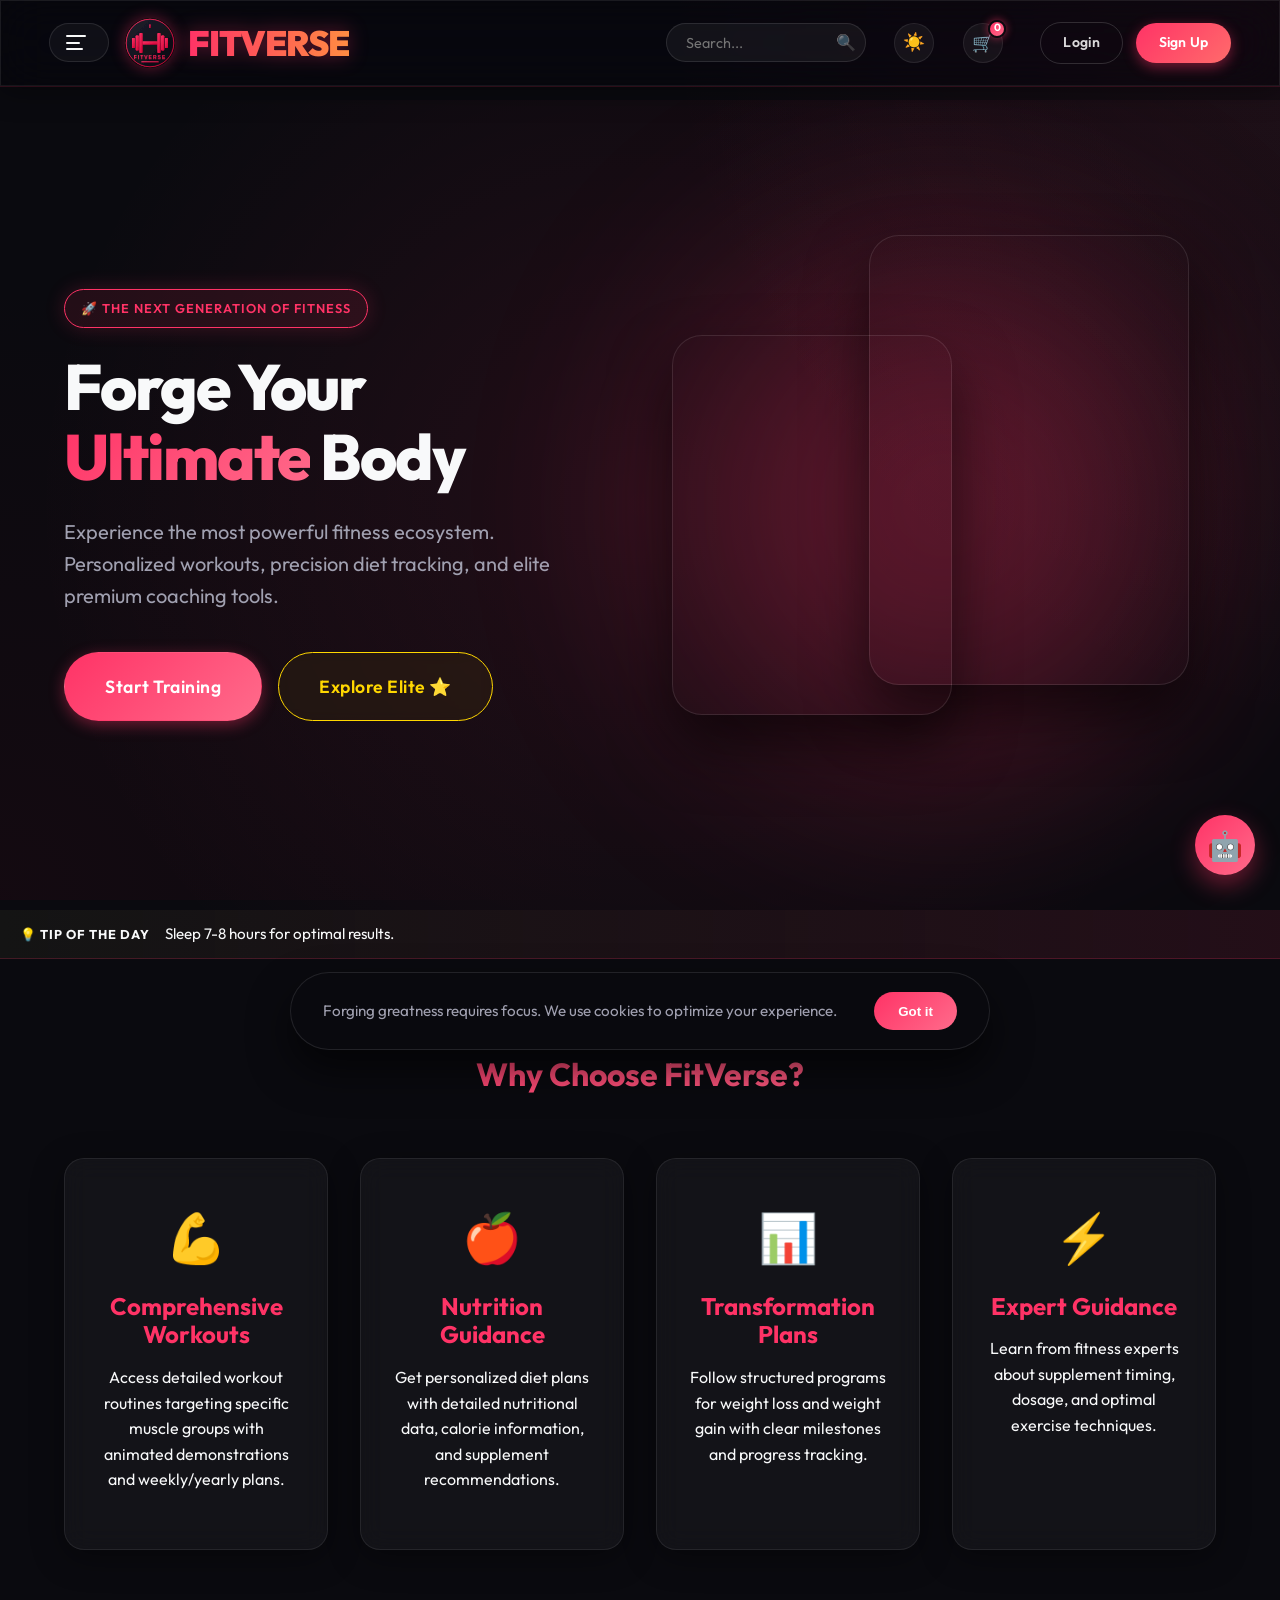
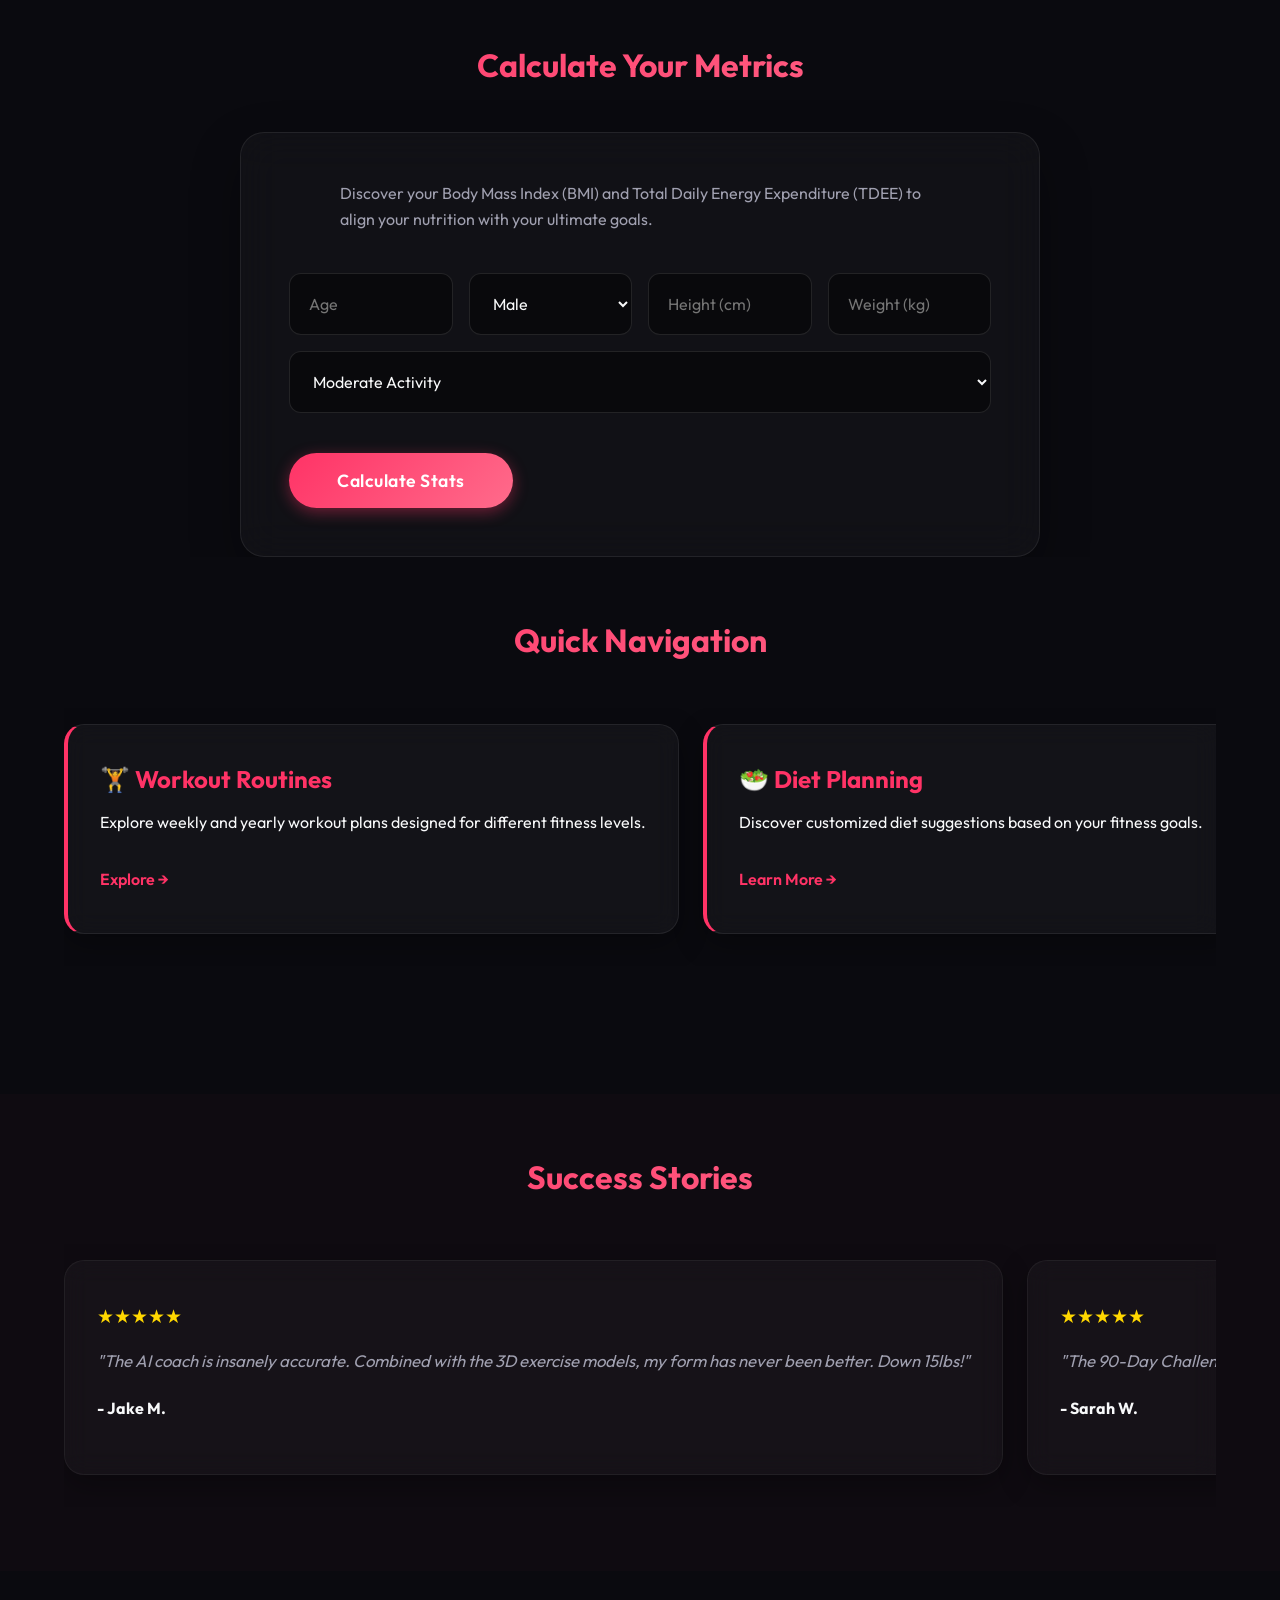
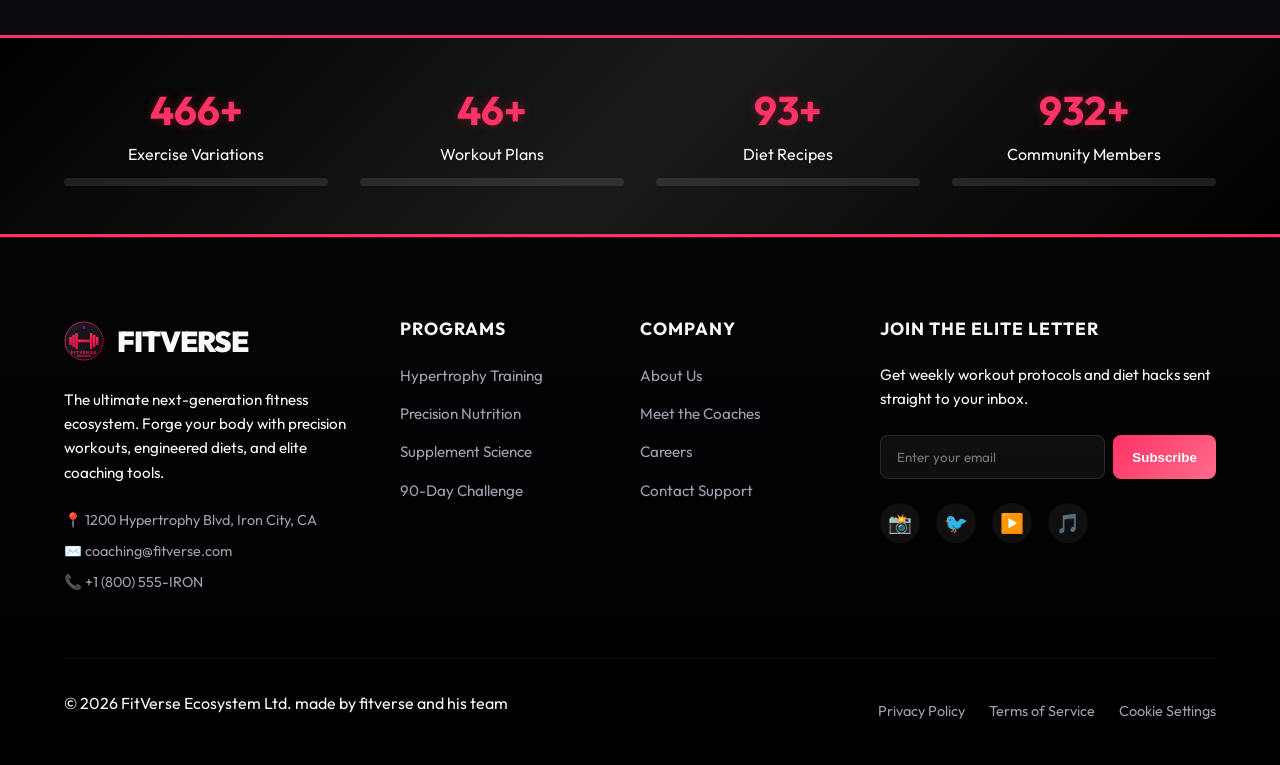
<file: index.html>
<!DOCTYPE html>
<html lang="en">

<head>
    <meta charset="UTF-8">
    <meta name="viewport" content="width=device-width, initial-scale=1.0">
    <title>FitVerse - Your Ultimate Fitness Guide</title>
    <link rel="stylesheet" href="styles.css">
</head>

<body>
    <div class="scroll-progress-bar" id="scrollProgressBar"></div>
    <nav class="navbar minimalist-nav">
        <div class="container nav-container">
            <div class="nav-wrapper nav-wrapper-flex">
                <div class="nav-left nav-left-flex">
                    <button class="menu-toggle-btn reset-margin" id="desktopMenuBtn">
                        <span class="hamburger-icon" aria-hidden="true">
                            <span></span><span></span><span></span>
                        </span>
                    </button>
                    <div class="logo">
                        <a href="index.html" class="brand-link">
                            <img src="logo.svg" alt="FitVerse" class="brand-logo">
                            <span class="brand-name">FITVERSE</span>
                        </a>
                    </div>
                </div>
                <div class="nav-actions">
                    <form class="nav-search-form nav-search-flex" onsubmit="event.preventDefault(); window.location.href='workouts.html';">
                        <input type="text" placeholder="Search..." class="nav-search-input">
                        <span class="nav-search-icon">🔍</span>
                    </form>
                    <button id="themeToggleBtn" class="action-icon action-icon-theme" title="Toggle Theme">☀️</button>
                    <a href="shop.html" id="navCartBtn" class="action-icon action-icon-cart" title="Cart">🛒<span class="cart-badge" id="navCartBadge">0</span></a>
                    <a href="login.html" class="btn-auth login" id="navLoginBtn">Login</a>
                    <a href="login.html" class="btn-auth signup" id="navSignupBtn">Sign Up</a>
                </div>
            </div>
        </div>
    </nav>
    <div class="fullscreen-menu" id="fullscreenMenu">
        <div class="sidebar-backdrop" id="sidebarBackdrop"></div>
        <div class="sleek-sidebar">
            <div class="sidebar-header">
                <a href="index.html" class="brand-link brand-link-sidebar">
                    <img src="logo.svg" alt="FitVerse" class="brand-logo brand-logo-sidebar">
                    <span class="brand-name brand-name-sidebar">FITVERSE</span>
                </a>
                <button class="close-menu-btn" id="closeMenuBtn">✕</button>
            </div>
            <div class="sidebar-content">
                <h4 class="sidebar-subtitle">MAIN MENU</h4>
                <ul class="sleek-nav-links">
                    <li>
                        <a href="index.html" class="active">
                            <span class="nav-icon">⌂</span>
                            Home
                            <span class="active-ring"></span>
                        </a>
                    </li>
                    <li>
                        <a href="workouts.html">
                            <span class="nav-icon">⚡</span>
                            Workouts
                            <span class="active-ring"></span>
                        </a>
                    </li>
                    <li>
                        <a href="diet.html">
                            <span class="nav-icon">🥗</span>
                            Diet Plan
                            <span class="active-ring"></span>
                        </a>
                    </li>
                    <li>
                        <a href="supplements.html">
                            <span class="nav-icon">💊</span>
                            Supplements
                            <span class="active-ring"></span>
                        </a>
                    </li>
                    <li>
                        <a href="shop.html">
                            <span class="nav-icon">🛒</span>
                            Store
                            <span class="active-ring"></span>
                        </a>
                    </li>
                </ul>
                <h4 class="sidebar-subtitle sidebar-subtitle-exclusive">EXCLUSIVE</h4>
                <ul class="sleek-nav-links">
                    <li>
                        <a href="premium.html" class="premium-link">
                            <span class="nav-icon nav-icon-premium">⭐</span>
                            Premium Hub
                        </a>
                    </li>
                </ul>
            </div>
            <div class="sidebar-footer">
                <div class="quick-add">
                    <span class="hydration-title">QUICK-ADD HYDRATION</span>
                    <div class="hydration-controls">
                        <button class="hydration-btn">-</button>
                        <span class="hydration-count">0</span>
                        <button class="hydration-btn">+</button>
                    </div>
                </div>
            </div>
        </div>
    </div>
    <section class="hero hero-section">
        <div class="container hero-grid">
            <div class="hero-text hero-text-container">
                <div class="badge hero-badge">
                    🚀 The Next Generation of Fitness
                </div>
                <h1 class="hero-title">
                    Forge Your <br>
                    <span class="text-gradient">Ultimate</span>
                    Body
                </h1>
                <p class="hero-desc">
                    Experience the most powerful fitness ecosystem. Personalized workouts, precision diet tracking, and
                    elite premium coaching tools.
                </p>
                <div class="hero-buttons hero-btns-container">
                    <a href="workouts.html" class="btn btn-primary hero-btn-primary">Start Training</a>
                    <a href="premium.html" class="btn btn-secondary hero-btn-secondary">Explore
                        Elite ⭐</a>
                </div>
            </div>
            <div class="hero-visual hero-visual-container">
                <div class="hero-img-1">
                </div>
                <div class="hero-img-2">
                </div>
                <div class="hero-glow">
                </div>
            </div>
        </div>
    </section>
    <div class="daily-tip-banner">
        <span class="tip-label">💡 TIP OF THE DAY</span>
        <span class="tip-text" id="dailyTipText">Loading tip...</span>
    </div>
    <section class="features">
        <div class="container">
            <h2>Why Choose FitVerse?</h2>
            <div class="features-grid">
                <div class="feature-card">
                    <div class="feature-icon">💪</div>
                    <h3>Comprehensive Workouts</h3>
                    <p>Access detailed workout routines targeting specific muscle groups with animated demonstrations
                        and weekly/yearly plans.</p>
                </div>
                <div class="feature-card">
                    <div class="feature-icon">🍎</div>
                    <h3>Nutrition Guidance</h3>
                    <p>Get personalized diet plans with detailed nutritional data, calorie information, and supplement
                        recommendations.</p>
                </div>
                <div class="feature-card">
                    <div class="feature-icon">📊</div>
                    <h3>Transformation Plans</h3>
                    <p>Follow structured programs for weight loss and weight gain with clear milestones and progress
                        tracking.</p>
                </div>
                <div class="feature-card">
                    <div class="feature-icon">⚡</div>
                    <h3>Expert Guidance</h3>
                    <p>Learn from fitness experts about supplement timing, dosage, and optimal exercise techniques.</p>
                </div>
            </div>
        </div>
    </section>
    <section class="bmi-section fade-in">
        <div class="container">
            <h2 class="section-title-center">Calculate Your Metrics</h2>
            <div class="bmi-widget">
                <p class="bmi-desc">Discover your Body Mass Index (BMI) and Total Daily Energy Expenditure (TDEE) to align your nutrition with your ultimate goals.</p>
                <form id="bmiForm" class="bmi-form">
                    <div class="bmi-inputs">
                        <input type="number" id="bmiAge" class="bmi-input" placeholder="Age" required min="15"
                            max="100">
                        <select id="bmiGender" class="bmi-input" required>
                            <option value="male">Male</option>
                            <option value="female">Female</option>
                        </select>
                        <input type="number" id="bmiHeight" class="bmi-input" placeholder="Height (cm)" required
                            min="100" max="250">
                        <input type="number" id="bmiWeight" class="bmi-input" placeholder="Weight (kg)" required
                            min="30" max="300">
                        <select id="bmiActivity" class="bmi-input" required>
                            <option value="1.2">Sedentary</option>
                            <option value="1.375">Light Activity</option>
                            <option value="1.55" selected>Moderate Activity</option>
                            <option value="1.725">Highly Active</option>
                            <option value="1.9">Athlete</option>
                        </select>
                    </div>
                    <button type="submit" class="btn btn-primary bmi-submit-btn">Calculate Stats</button>
                    <div id="bmiResults" class="bmi-results bmi-results-container">
                        <div class="bmi-results-grid">
                            <div>
                                <div class="bmi-label">Your BMI</div>
                                <div id="bmiValue" class="bmi-result">0.0</div>
                                <div id="bmiStatus" class="bmi-status">-</div>
                            </div>
                            <div>
                                <div class="bmi-label">Your TDEE</div>
                                <div class="bmi-result"><span id="tdeeValue">0</span> <span class="tdee-unit">kcal/day</span></div>
                                <div class="tdee-label">Maintenance Calories</div>
                            </div>
                        </div>
                    </div>
                </form>
            </div>
        </div>
    </section>
    <section class="quick-links">
        <div class="container">
            <h2>Quick Navigation</h2>
            <div class="horizontal-scroll-strip">
                <div class="link-card">
                    <h3>🏋️ Workout Routines</h3>
                    <p>Explore weekly and yearly workout plans designed for different fitness levels.</p>
                    <a href="workouts.html" class="link-btn">Explore →</a>
                </div>
                <div class="link-card">
                    <h3>🥗 Diet Planning</h3>
                    <p>Discover customized diet suggestions based on your fitness goals.</p>
                    <a href="diet.html" class="link-btn">Learn More →</a>
                </div>
                <div class="link-card">
                    <h3>💊 Supplements</h3>
                    <p>Understand protein timing, creatine dosage, and supplement guidance.</p>
                    <a href="supplements.html" class="link-btn">View Guide →</a>
                </div>
                <div class="link-card">
                    <h3>🎯 Transformation</h3>
                    <p>Follow proven plans for weight loss and weight gain transformation.</p>
                    <a href="transformation.html" class="link-btn">Start Journey →</a>
                </div>
            </div>
        </div>
    </section>
    <section class="testimonials fade-in testimonials-section">
        <div class="container">
            <h2 class="section-title-center">Success Stories</h2>
            <div class="horizontal-scroll-strip">
                <div class="link-card testimonial-card">
                    <div class="stars">★★★★★</div>
                    <p class="testimonial-text">"The AI coach is insanely accurate. Combined with the 3D exercise models, my form has never been better. Down 15lbs!"</p>
                    <h4 class="testimonial-author">- Jake M.</h4>
                </div>
                <div class="link-card testimonial-card">
                    <div class="stars">★★★★★</div>
                    <p class="testimonial-text">"The 90-Day Challenge literally transformed my life. The daily meal tracker and workouts are seamless to use."</p>
                    <h4 class="testimonial-author">- Sarah W.</h4>
                </div>
                <div class="link-card testimonial-card">
                    <div class="stars">★★★★★</div>
                    <p class="testimonial-text">"I signed up for Elite just for the overnight supplement shipping, but the personalized trainer sessions keep me here."</p>
                    <h4 class="testimonial-author">- David L.</h4>
                </div>
                <div class="link-card testimonial-card">
                    <div class="stars">★★★★★</div>
                    <p class="testimonial-text">"Cleanest, fastest, and most premium fitness app I have ever used. Not bloated with useless features."</p>
                    <h4 class="testimonial-author">- Emily R.</h4>
                </div>
            </div>
        </div>
    </section>
    <section class="stats">
        <div class="container">
            <div class="stat-item">
                <h3>500+</h3>
                <p>Exercise Variations</p>
                <div class="stat-bar"><div class="stat-bar-fill" data-width="90"></div></div>
            </div>
            <div class="stat-item">
                <h3>50+</h3>
                <p>Workout Plans</p>
                <div class="stat-bar"><div class="stat-bar-fill" data-width="70"></div></div>
            </div>
            <div class="stat-item">
                <h3>100+</h3>
                <p>Diet Recipes</p>
                <div class="stat-bar"><div class="stat-bar-fill" data-width="85"></div></div>
            </div>
            <div class="stat-item">
                <h3>1000+</h3>
                <p>Community Members</p>
                <div class="stat-bar"><div class="stat-bar-fill" data-width="95"></div></div>
            </div>
        </div>
    </section>
    <footer class="premium-footer">
        <div class="container">
            <div class="footer-grid">
                <div class="footer-brand-col">
                    <a href="index.html" class="footer-brand-link">
                        <img src="logo.svg" alt="FitVerse" class="footer-logo">
                        <span class="footer-brand-name">FITVERSE</span>
                    </a>
                    <p class="footer-description">
                        The ultimate next-generation fitness ecosystem. Forge your body with precision workouts,
                        engineered diets, and elite coaching tools.
                    </p>
                    <div class="footer-contact">
                        <span>📍 1200 Hypertrophy Blvd, Iron City, CA</span>
                        <span>✉️ coaching@fitverse.com</span>
                        <span>📞 +1 (800) 555-IRON</span>
                    </div>
                </div>
                <div class="footer-nav-col">
                    <h4>Programs</h4>
                    <ul>
                        <li><a href="workouts.html">Hypertrophy Training</a></li>
                        <li><a href="diet.html">Precision Nutrition</a></li>
                        <li><a href="supplements.html">Supplement Science</a></li>
                        <li><a href="transformation.html">90-Day Challenge</a></li>
                    </ul>
                </div>
                <div class="footer-nav-col">
                    <h4>Company</h4>
                    <ul>
                        <li><a href="#">About Us</a></li>
                        <li><a href="#">Meet the Coaches</a></li>
                        <li><a href="#">Careers</a></li>
                        <li><a href="#">Contact Support</a></li>
                    </ul>
                </div>
                <div class="footer-newsletter-col">
                    <h4>Join the Elite Letter</h4>
                    <p>Get weekly workout protocols and diet hacks sent straight to your inbox.</p>
                    <form class="newsletter-form" onsubmit="event.preventDefault(); showToast('Subscribed!');">
                        <input type="email" placeholder="Enter your email" required>
                        <button type="submit">Subscribe</button>
                    </form>
                    <div class="social-links">
                        <a href="#" title="Instagram">📸</a>
                        <a href="#" title="Twitter">🐦</a>
                        <a href="#" title="YouTube">▶️</a>
                        <a href="#" title="TikTok">🎵</a>
                    </div>
                </div>
            </div>
            <div class="footer-bottom-bar">
                <p>&copy; 2026 FitVerse Ecosystem Ltd. made by fitverse and his team</p>
                <div class="legal-links">
                    <a href="#">Privacy Policy</a>
                    <a href="#">Terms of Service</a>
                    <a href="#">Cookie Settings</a>
                </div>
            </div>
        </div>
    </footer>
    <script src="main.js"></script>
</body>

</html>
</file>
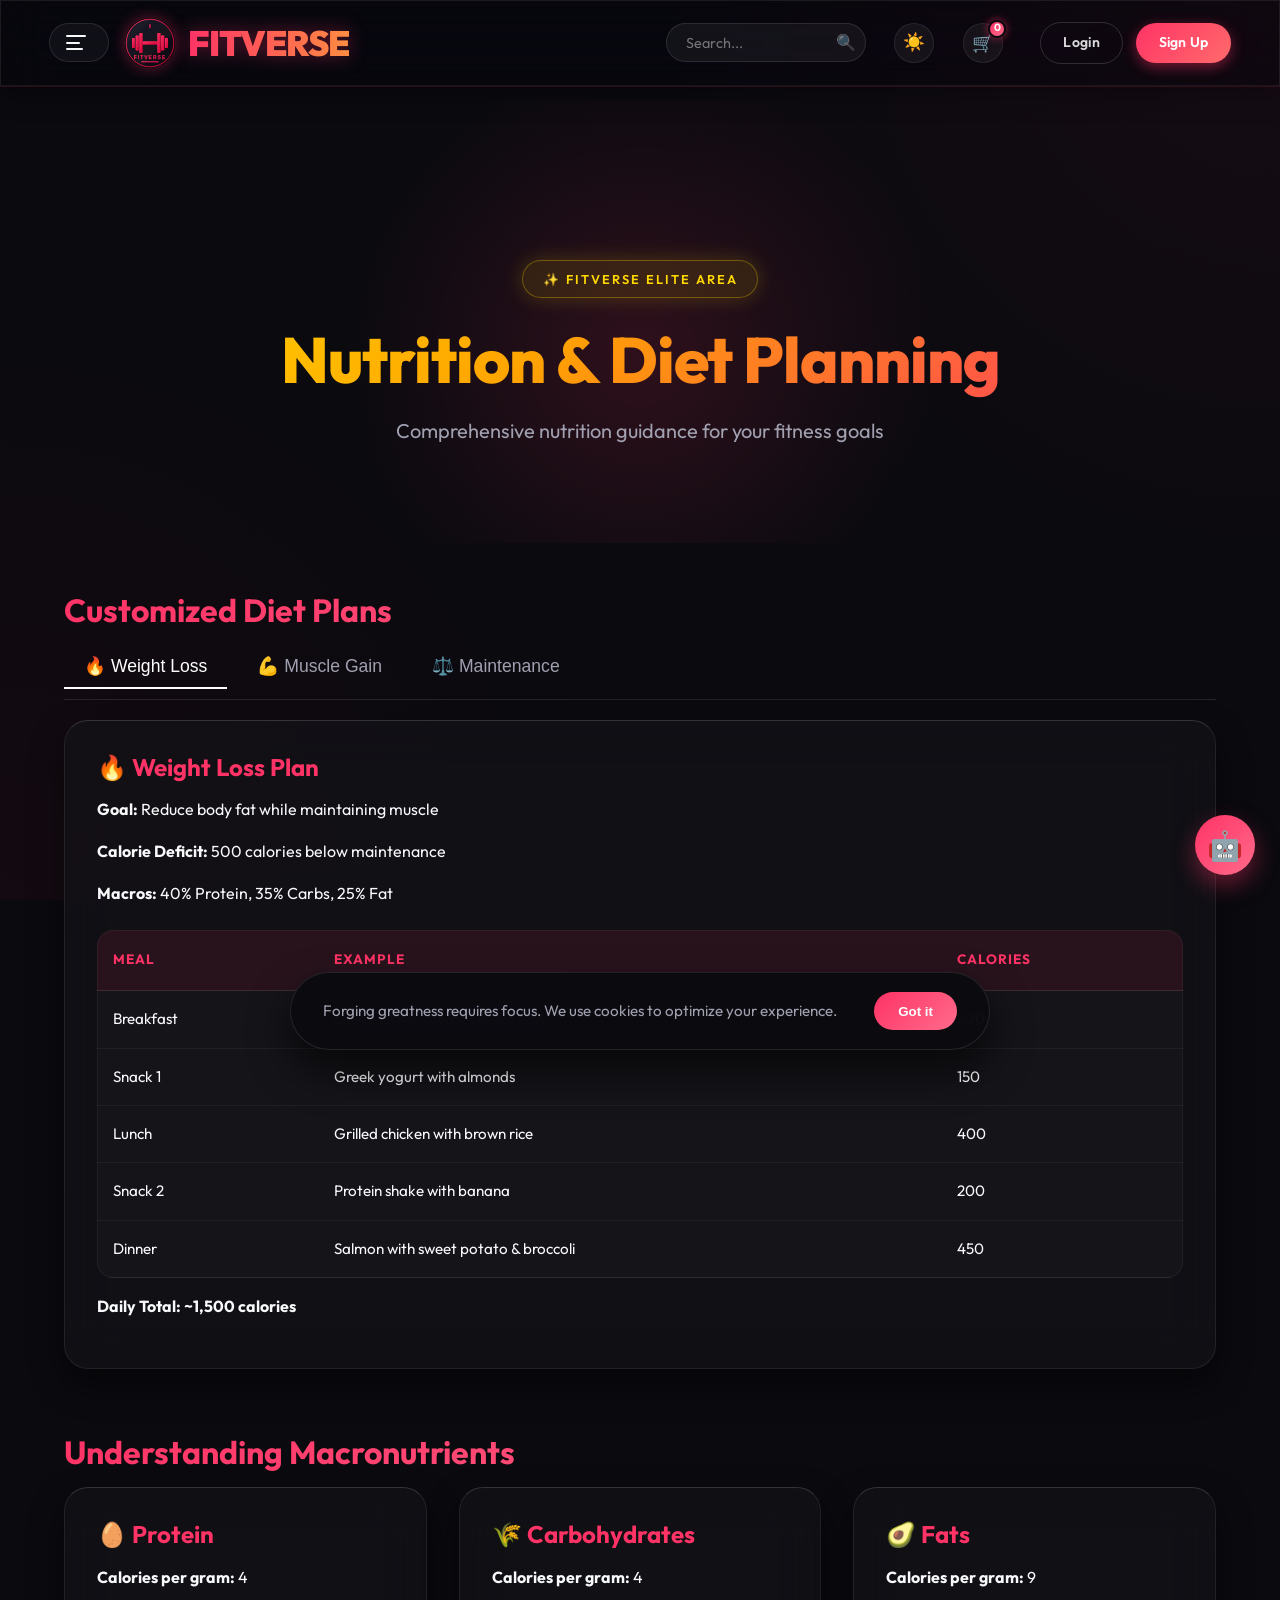
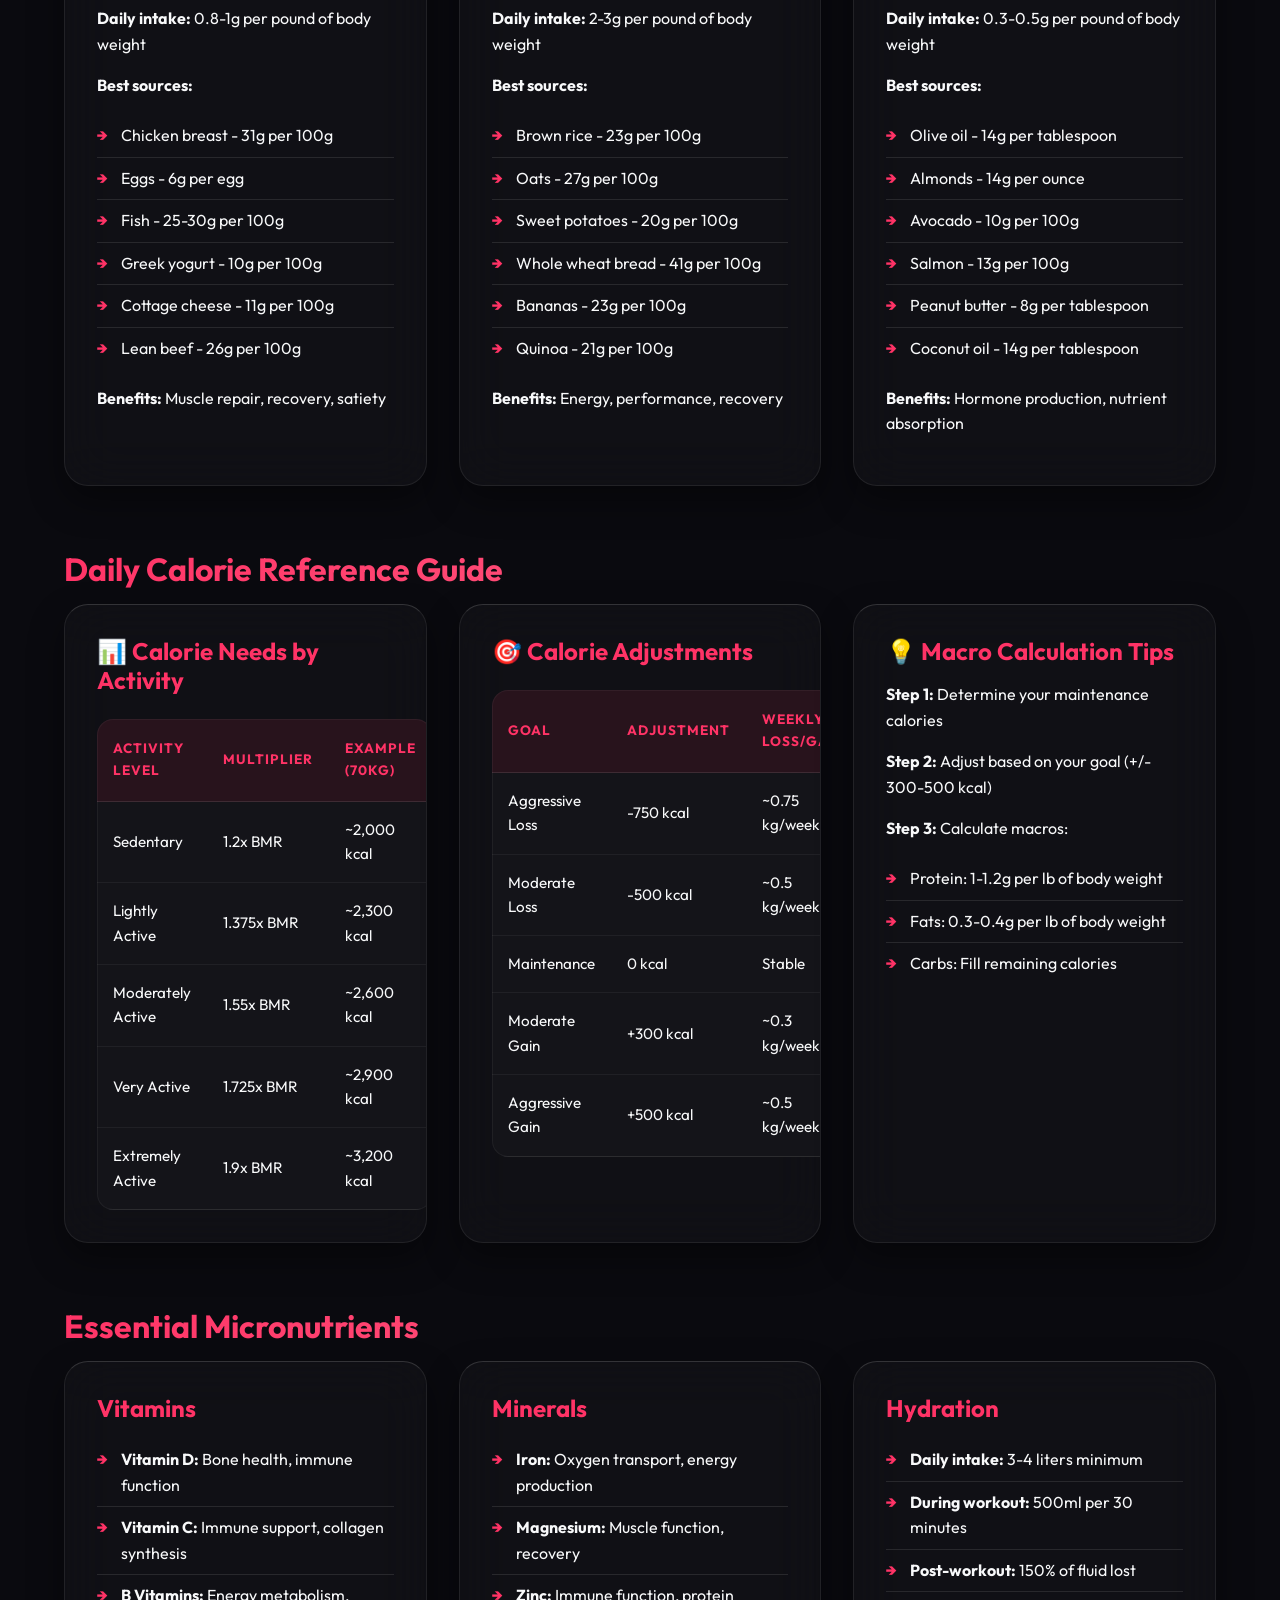
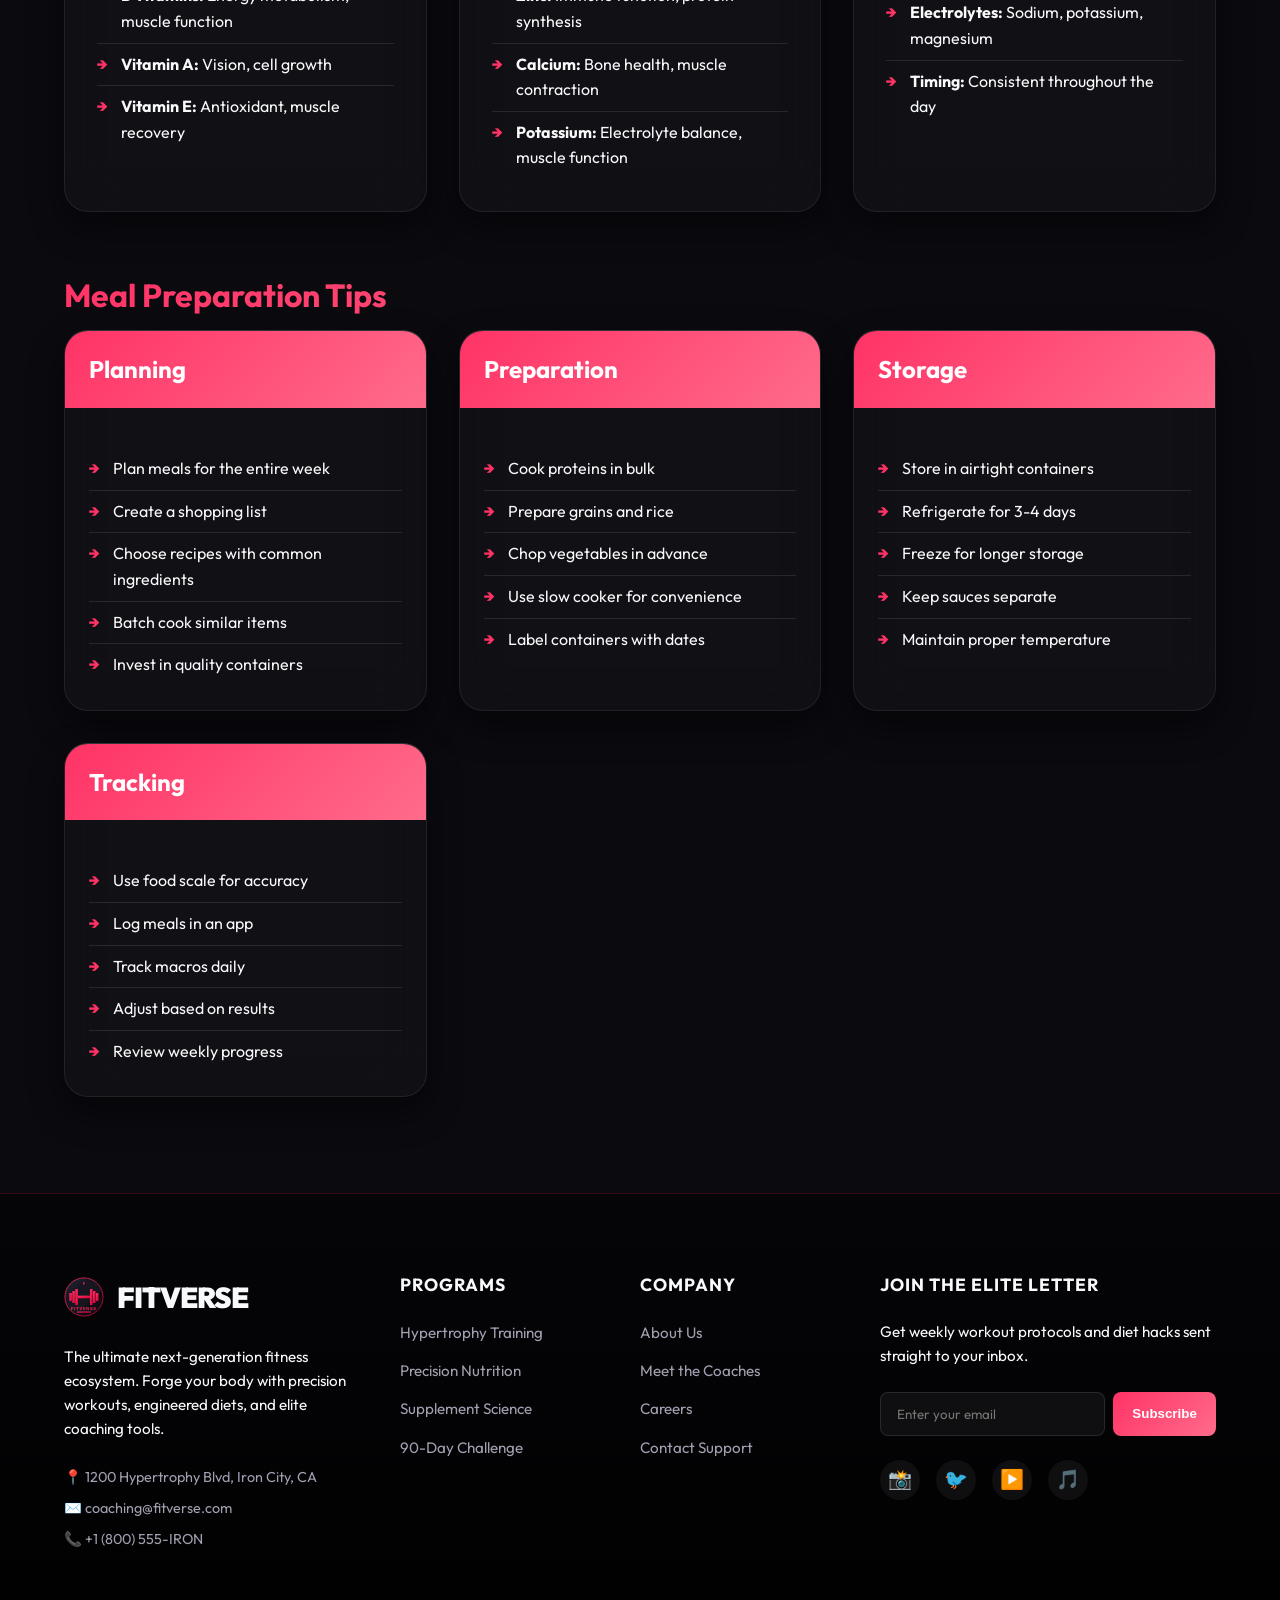
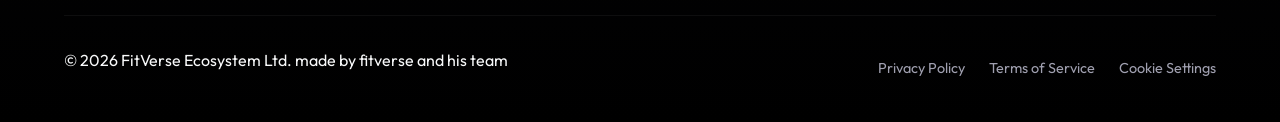
<file: diet.html>
<!DOCTYPE html>
<html lang="en">

<head>
    <meta charset="UTF-8">
    <meta name="viewport" content="width=device-width, initial-scale=1.0">
    <title>Diet Plans - FitVerse</title>
    <link rel="stylesheet" href="styles.css">
</head>

<body>
    <div class="scroll-progress-bar" id="scrollProgressBar"></div>
    <nav class="navbar minimalist-nav">
        <div class="container nav-container">
            <div class="nav-wrapper nav-wrapper-flex">
                <div class="nav-left nav-left-flex">
                    <button class="menu-toggle-btn reset-margin" id="desktopMenuBtn">
                        <span class="hamburger-icon" aria-hidden="true">
                            <span></span><span></span><span></span>
                        </span>
                    </button>
                    <div class="logo">
                        <a href="index.html" class="brand-link">
                            <img src="logo.svg" alt="FitVerse" class="brand-logo">
                            <span class="brand-name">FITVERSE</span>
                        </a>
                    </div>
                </div>
                <div class="nav-actions">
                    <form class="nav-search-form nav-search-flex" onsubmit="event.preventDefault(); window.location.href='workouts.html';">
                        <input type="text" placeholder="Search..." class="nav-search-input">
                        <span class="nav-search-icon">🔍</span>
                    </form>
                    <button id="themeToggleBtn" class="action-icon action-icon-theme" title="Toggle Theme">☀️</button>
                    <a href="shop.html" id="navCartBtn" class="action-icon action-icon-cart" title="Cart">🛒<span class="cart-badge" id="navCartBadge">0</span></a>
                    <a href="login.html" class="btn-auth login" id="navLoginBtn">Login</a>
                    <a href="login.html" class="btn-auth signup" id="navSignupBtn">Sign Up</a>
                </div>
            </div>
        </div>
    </nav>
    <div class="fullscreen-menu" id="fullscreenMenu">
        <div class="sidebar-backdrop" id="sidebarBackdrop"></div>
        <div class="sleek-sidebar">
            <div class="sidebar-header">
                <a href="index.html" class="brand-link brand-link-sidebar">
                    <img src="logo.svg" alt="FitVerse" class="brand-logo brand-logo-sidebar">
                    <span class="brand-name brand-name-sidebar">FITVERSE</span>
                </a>
                <button class="close-menu-btn" id="closeMenuBtn">✕</button>
            </div>
            <div class="sidebar-content">
                <h4 class="sidebar-subtitle">MAIN MENU</h4>
                <ul class="sleek-nav-links">
                    <li>
                        <a href="index.html" class="active">
                            <span class="nav-icon">⌂</span>
                            Home
                            <span class="active-ring"></span>
                        </a>
                    </li>
                    <li>
                        <a href="workouts.html">
                            <span class="nav-icon">⚡</span>
                            Workouts
                            <span class="active-ring"></span>
                        </a>
                    </li>
                    <li>
                        <a href="diet.html">
                            <span class="nav-icon">🥗</span>
                            Diet Plan
                            <span class="active-ring"></span>
                        </a>
                    </li>
                    <li>
                        <a href="supplements.html">
                            <span class="nav-icon">💊</span>
                            Supplements
                            <span class="active-ring"></span>
                        </a>
                    </li>
                    <li>
                        <a href="shop.html">
                            <span class="nav-icon">🛒</span>
                            Store
                            <span class="active-ring"></span>
                        </a>
                    </li>
                </ul>
                <h4 class="sidebar-subtitle sidebar-subtitle-exclusive">EXCLUSIVE</h4>
                <ul class="sleek-nav-links">
                    <li>
                        <a href="premium.html" class="premium-link">
                            <span class="nav-icon nav-icon-premium">⭐</span>
                            Premium Hub
                        </a>
                    </li>
                </ul>
            </div>
            <div class="sidebar-footer">
                <div class="quick-add">
                    <span class="hydration-title">QUICK-ADD HYDRATION</span>
                    <div class="hydration-controls">
                        <button class="hydration-btn">-</button>
                        <span class="hydration-count">0</span>
                        <button class="hydration-btn">+</button>
                    </div>
                </div>
            </div>
        </div>
    </div>
    <!-- Page Header -->
    <section class="nextgen-header">
        <div class="container hero-container-z">
            <div class="badge glow-badge">✨ FitVerse Elite Area</div>
            <h1 class="gradient-text">Nutrition & Diet Planning</h1>
            <p class="header-subtitle">Comprehensive nutrition guidance for your fitness goals</p>
        </div>
        <div class="header-glow"></div>
    </section>
    <section class="diet-section">
        <div class="container">
            <h2>Customized Diet Plans</h2>
            <div class="diet-tabs">
                <button class="diet-tab active" data-plan="loss">🔥 Weight Loss</button>
                <button class="diet-tab" data-plan="gain">💪 Muscle Gain</button>
                <button class="diet-tab" data-plan="maintain">⚖️ Maintenance</button>
            </div>
            <div class="diet-cards">
                <div class="diet-card" data-plan="loss">
                    <h3>🔥 Weight Loss Plan</h3>
                    <p><strong>Goal:</strong> Reduce body fat while maintaining muscle</p>
                    <p><strong>Calorie Deficit:</strong> 500 calories below maintenance</p>
                    <p><strong>Macros:</strong> 40% Protein, 35% Carbs, 25% Fat</p>
                    <div class="nutrition-table">
                        <table>
                            <tr>
                                <th>Meal</th>
                                <th>Example</th>
                                <th>Calories</th>
                            </tr>
                            <tr>
                                <td>Breakfast</td>
                                <td>Oatmeal with berries & egg whites</td>
                                <td>300</td>
                            </tr>
                            <tr>
                                <td>Snack 1</td>
                                <td>Greek yogurt with almonds</td>
                                <td>150</td>
                            </tr>
                            <tr>
                                <td>Lunch</td>
                                <td>Grilled chicken with brown rice</td>
                                <td>400</td>
                            </tr>
                            <tr>
                                <td>Snack 2</td>
                                <td>Protein shake with banana</td>
                                <td>200</td>
                            </tr>
                            <tr>
                                <td>Dinner</td>
                                <td>Salmon with sweet potato & broccoli</td>
                                <td>450</td>
                            </tr>
                        </table>
                    </div>
                    <p class="mt-1"><strong>Daily Total: ~1,500 calories</strong></p>
                </div>
                <div class="diet-card" data-plan="gain">
                    <h3>💪 Muscle Gain Plan</h3>
                    <p><strong>Goal:</strong> Build lean muscle mass</p>
                    <p><strong>Calorie Surplus:</strong> 300-500 calories above maintenance</p>
                    <p><strong>Macros:</strong> 35% Protein, 45% Carbs, 20% Fat</p>
                    <div class="nutrition-table">
                        <table>
                            <tr>
                                <th>Meal</th>
                                <th>Example</th>
                                <th>Calories</th>
                            </tr>
                            <tr>
                                <td>Breakfast</td>
                                <td>Pancakes with peanut butter & eggs</td>
                                <td>500</td>
                            </tr>
                            <tr>
                                <td>Snack 1</td>
                                <td>Protein shake with oats</td>
                                <td>300</td>
                            </tr>
                            <tr>
                                <td>Lunch</td>
                                <td>Chicken with pasta & olive oil</td>
                                <td>600</td>
                            </tr>
                            <tr>
                                <td>Snack 2</td>
                                <td>Rice cakes with almond butter</td>
                                <td>350</td>
                            </tr>
                            <tr>
                                <td>Dinner</td>
                                <td>Beef with potatoes & vegetables</td>
                                <td>650</td>
                            </tr>
                        </table>
                    </div>
                    <p class="mt-1"><strong>Daily Total: ~2,400 calories</strong></p>
                </div>
                <div class="diet-card" data-plan="maintain">
                    <h3>⚖️ Maintenance Plan</h3>
                    <p><strong>Goal:</strong> Maintain current body composition</p>
                    <p><strong>Calorie Level:</strong> At maintenance</p>
                    <p><strong>Macros:</strong> 30% Protein, 50% Carbs, 20% Fat</p>
                    <div class="nutrition-table">
                        <table>
                            <tr>
                                <th>Meal</th>
                                <th>Example</th>
                                <th>Calories</th>
                            </tr>
                            <tr>
                                <td>Breakfast</td>
                                <td>Scrambled eggs with toast</td>
                                <td>350</td>
                            </tr>
                            <tr>
                                <td>Snack 1</td>
                                <td>Apple with peanut butter</td>
                                <td>200</td>
                            </tr>
                            <tr>
                                <td>Lunch</td>
                                <td>Turkey sandwich with veggies</td>
                                <td>450</td>
                            </tr>
                            <tr>
                                <td>Snack 2</td>
                                <td>Mixed nuts & dried fruit</td>
                                <td>250</td>
                            </tr>
                            <tr>
                                <td>Dinner</td>
                                <td>Fish with rice & salad</td>
                                <td>550</td>
                            </tr>
                        </table>
                    </div>
                    <p class="mt-1"><strong>Daily Total: ~1,800 calories</strong></p>
                </div>
            </div>
            <h2 class="mt-4">Understanding Macronutrients</h2>
            <div class="diet-cards">
                <div class="diet-card">
                    <h3>🥚 Protein</h3>
                    <p><strong>Calories per gram:</strong> 4</p>
                    <p><strong>Daily intake:</strong> 0.8-1g per pound of body weight</p>
                    <p><strong>Best sources:</strong></p>
                    <ul class="exercise-list">
                        <li>Chicken breast - 31g per 100g</li>
                        <li>Eggs - 6g per egg</li>
                        <li>Fish - 25-30g per 100g</li>
                        <li>Greek yogurt - 10g per 100g</li>
                        <li>Cottage cheese - 11g per 100g</li>
                        <li>Lean beef - 26g per 100g</li>
                    </ul>
                    <p class="mt-1"><strong>Benefits:</strong> Muscle repair, recovery, satiety</p>
                </div>
                <div class="diet-card">
                    <h3>🌾 Carbohydrates</h3>
                    <p><strong>Calories per gram:</strong> 4</p>
                    <p><strong>Daily intake:</strong> 2-3g per pound of body weight</p>
                    <p><strong>Best sources:</strong></p>
                    <ul class="exercise-list">
                        <li>Brown rice - 23g per 100g</li>
                        <li>Oats - 27g per 100g</li>
                        <li>Sweet potatoes - 20g per 100g</li>
                        <li>Whole wheat bread - 41g per 100g</li>
                        <li>Bananas - 23g per 100g</li>
                        <li>Quinoa - 21g per 100g</li>
                    </ul>
                    <p class="mt-1"><strong>Benefits:</strong> Energy, performance, recovery</p>
                </div>
                <div class="diet-card">
                    <h3>🥑 Fats</h3>
                    <p><strong>Calories per gram:</strong> 9</p>
                    <p><strong>Daily intake:</strong> 0.3-0.5g per pound of body weight</p>
                    <p><strong>Best sources:</strong></p>
                    <ul class="exercise-list">
                        <li>Olive oil - 14g per tablespoon</li>
                        <li>Almonds - 14g per ounce</li>
                        <li>Avocado - 10g per 100g</li>
                        <li>Salmon - 13g per 100g</li>
                        <li>Peanut butter - 8g per tablespoon</li>
                        <li>Coconut oil - 14g per tablespoon</li>
                    </ul>
                    <p class="mt-1"><strong>Benefits:</strong> Hormone production, nutrient absorption</p>
                </div>
            </div>
            <h2 class="mt-4">Daily Calorie Reference Guide</h2>
            <div class="diet-cards">
                <div class="diet-card">
                    <h3>📊 Calorie Needs by Activity</h3>
                    <div class="nutrition-table">
                        <table>
                            <tr>
                                <th>Activity Level</th>
                                <th>Multiplier</th>
                                <th>Example (70kg)</th>
                            </tr>
                            <tr>
                                <td>Sedentary</td>
                                <td>1.2x BMR</td>
                                <td>~2,000 kcal</td>
                            </tr>
                            <tr>
                                <td>Lightly Active</td>
                                <td>1.375x BMR</td>
                                <td>~2,300 kcal</td>
                            </tr>
                            <tr>
                                <td>Moderately Active</td>
                                <td>1.55x BMR</td>
                                <td>~2,600 kcal</td>
                            </tr>
                            <tr>
                                <td>Very Active</td>
                                <td>1.725x BMR</td>
                                <td>~2,900 kcal</td>
                            </tr>
                            <tr>
                                <td>Extremely Active</td>
                                <td>1.9x BMR</td>
                                <td>~3,200 kcal</td>
                            </tr>
                        </table>
                    </div>
                </div>
                <div class="diet-card">
                    <h3>🎯 Calorie Adjustments</h3>
                    <div class="nutrition-table">
                        <table>
                            <tr>
                                <th>Goal</th>
                                <th>Adjustment</th>
                                <th>Weekly Loss/Gain</th>
                            </tr>
                            <tr>
                                <td>Aggressive Loss</td>
                                <td>-750 kcal</td>
                                <td>~0.75 kg/week</td>
                            </tr>
                            <tr>
                                <td>Moderate Loss</td>
                                <td>-500 kcal</td>
                                <td>~0.5 kg/week</td>
                            </tr>
                            <tr>
                                <td>Maintenance</td>
                                <td>0 kcal</td>
                                <td>Stable</td>
                            </tr>
                            <tr>
                                <td>Moderate Gain</td>
                                <td>+300 kcal</td>
                                <td>~0.3 kg/week</td>
                            </tr>
                            <tr>
                                <td>Aggressive Gain</td>
                                <td>+500 kcal</td>
                                <td>~0.5 kg/week</td>
                            </tr>
                        </table>
                    </div>
                </div>
                <div class="diet-card">
                    <h3>💡 Macro Calculation Tips</h3>
                    <p><strong>Step 1:</strong> Determine your maintenance calories</p>
                    <p><strong>Step 2:</strong> Adjust based on your goal (+/- 300-500 kcal)</p>
                    <p><strong>Step 3:</strong> Calculate macros:</p>
                    <ul class="exercise-list">
                        <li>Protein: 1-1.2g per lb of body weight</li>
                        <li>Fats: 0.3-0.4g per lb of body weight</li>
                        <li>Carbs: Fill remaining calories</li>
                    </ul>
                </div>
            </div>
            <h2 class="mt-4">Essential Micronutrients</h2>
            <div class="diet-cards">
                <div class="diet-card">
                    <h3>Vitamins</h3>
                    <ul class="exercise-list">
                        <li><strong>Vitamin D:</strong> Bone health, immune function</li>
                        <li><strong>Vitamin C:</strong> Immune support, collagen synthesis</li>
                        <li><strong>B Vitamins:</strong> Energy metabolism, muscle function</li>
                        <li><strong>Vitamin A:</strong> Vision, cell growth</li>
                        <li><strong>Vitamin E:</strong> Antioxidant, muscle recovery</li>
                    </ul>
                </div>
                <div class="diet-card">
                    <h3>Minerals</h3>
                    <ul class="exercise-list">
                        <li><strong>Iron:</strong> Oxygen transport, energy production</li>
                        <li><strong>Magnesium:</strong> Muscle function, recovery</li>
                        <li><strong>Zinc:</strong> Immune function, protein synthesis</li>
                        <li><strong>Calcium:</strong> Bone health, muscle contraction</li>
                        <li><strong>Potassium:</strong> Electrolyte balance, muscle function</li>
                    </ul>
                </div>
                <div class="diet-card">
                    <h3>Hydration</h3>
                    <ul class="exercise-list">
                        <li><strong>Daily intake:</strong> 3-4 liters minimum</li>
                        <li><strong>During workout:</strong> 500ml per 30 minutes</li>
                        <li><strong>Post-workout:</strong> 150% of fluid lost</li>
                        <li><strong>Electrolytes:</strong> Sodium, potassium, magnesium</li>
                        <li><strong>Timing:</strong> Consistent throughout the day</li>
                    </ul>
                </div>
            </div>
            <h2 class="mt-4">Meal Preparation Tips</h2>
            <div class="routine-cards">
                <div class="routine-card">
                    <div class="routine-header">
                        <h3>Planning</h3>
                    </div>
                    <div class="routine-body">
                        <ul class="exercise-list">
                            <li>Plan meals for the entire week</li>
                            <li>Create a shopping list</li>
                            <li>Choose recipes with common ingredients</li>
                            <li>Batch cook similar items</li>
                            <li>Invest in quality containers</li>
                        </ul>
                    </div>
                </div>
                <div class="routine-card">
                    <div class="routine-header">
                        <h3>Preparation</h3>
                    </div>
                    <div class="routine-body">
                        <ul class="exercise-list">
                            <li>Cook proteins in bulk</li>
                            <li>Prepare grains and rice</li>
                            <li>Chop vegetables in advance</li>
                            <li>Use slow cooker for convenience</li>
                            <li>Label containers with dates</li>
                        </ul>
                    </div>
                </div>
                <div class="routine-card">
                    <div class="routine-header">
                        <h3>Storage</h3>
                    </div>
                    <div class="routine-body">
                        <ul class="exercise-list">
                            <li>Store in airtight containers</li>
                            <li>Refrigerate for 3-4 days</li>
                            <li>Freeze for longer storage</li>
                            <li>Keep sauces separate</li>
                            <li>Maintain proper temperature</li>
                        </ul>
                    </div>
                </div>
                <div class="routine-card">
                    <div class="routine-header">
                        <h3>Tracking</h3>
                    </div>
                    <div class="routine-body">
                        <ul class="exercise-list">
                            <li>Use food scale for accuracy</li>
                            <li>Log meals in an app</li>
                            <li>Track macros daily</li>
                            <li>Adjust based on results</li>
                            <li>Review weekly progress</li>
                        </ul>
                    </div>
                </div>
            </div>
        </div>
    </section>
    </main>
    </div>
    <footer class="premium-footer">
        <div class="container">
            <div class="footer-grid">
                <div class="footer-brand-col">
                    <a href="index.html" class="footer-brand-link">
                        <img src="logo.svg" alt="FitVerse" class="footer-logo">
                        <span class="footer-brand-name">FITVERSE</span>
                    </a>
                    <p class="footer-description">
                        The ultimate next-generation fitness ecosystem. Forge your body with precision workouts, engineered diets, and elite coaching tools.
                    </p>
                    <div class="footer-contact">
                        <span>📍 1200 Hypertrophy Blvd, Iron City, CA</span>
                        <span>✉️ coaching@fitverse.com</span>
                        <span>📞 +1 (800) 555-IRON</span>
                    </div>
                </div>
                <div class="footer-nav-col">
                    <h4>Programs</h4>
                    <ul>
                        <li><a href="workouts.html">Hypertrophy Training</a></li>
                        <li><a href="diet.html">Precision Nutrition</a></li>
                        <li><a href="supplements.html">Supplement Science</a></li>
                        <li><a href="transformation.html">90-Day Challenge</a></li>
                    </ul>
                </div>
                <div class="footer-nav-col">
                    <h4>Company</h4>
                    <ul>
                        <li><a href="#">About Us</a></li>
                        <li><a href="#">Meet the Coaches</a></li>
                        <li><a href="#">Careers</a></li>
                        <li><a href="#">Contact Support</a></li>
                    </ul>
                </div>
                <div class="footer-newsletter-col">
                    <h4>Join the Elite Letter</h4>
                    <p>Get weekly workout protocols and diet hacks sent straight to your inbox.</p>
                    <form class="newsletter-form" onsubmit="event.preventDefault(); showToast('Subscribed!');">
                        <input type="email" placeholder="Enter your email" required>
                        <button type="submit">Subscribe</button>
                    </form>
                    <div class="social-links">
                        <a href="#" title="Instagram">📸</a>
                        <a href="#" title="Twitter">🐦</a>
                        <a href="#" title="YouTube">▶️</a>
                        <a href="#" title="TikTok">🎵</a>
                    </div>
                </div>
            </div>
            <div class="footer-bottom-bar">
                <p>&copy; 2026 FitVerse Ecosystem Ltd. made by fitverse and his team</p>
                <div class="legal-links">
                    <a href="#">Privacy Policy</a>
                    <a href="#">Terms of Service</a>
                    <a href="#">Cookie Settings</a>
                </div>
            </div>
        </div>
    </footer>
    <script src="main.js"></script>
</body>

</html>
</file>
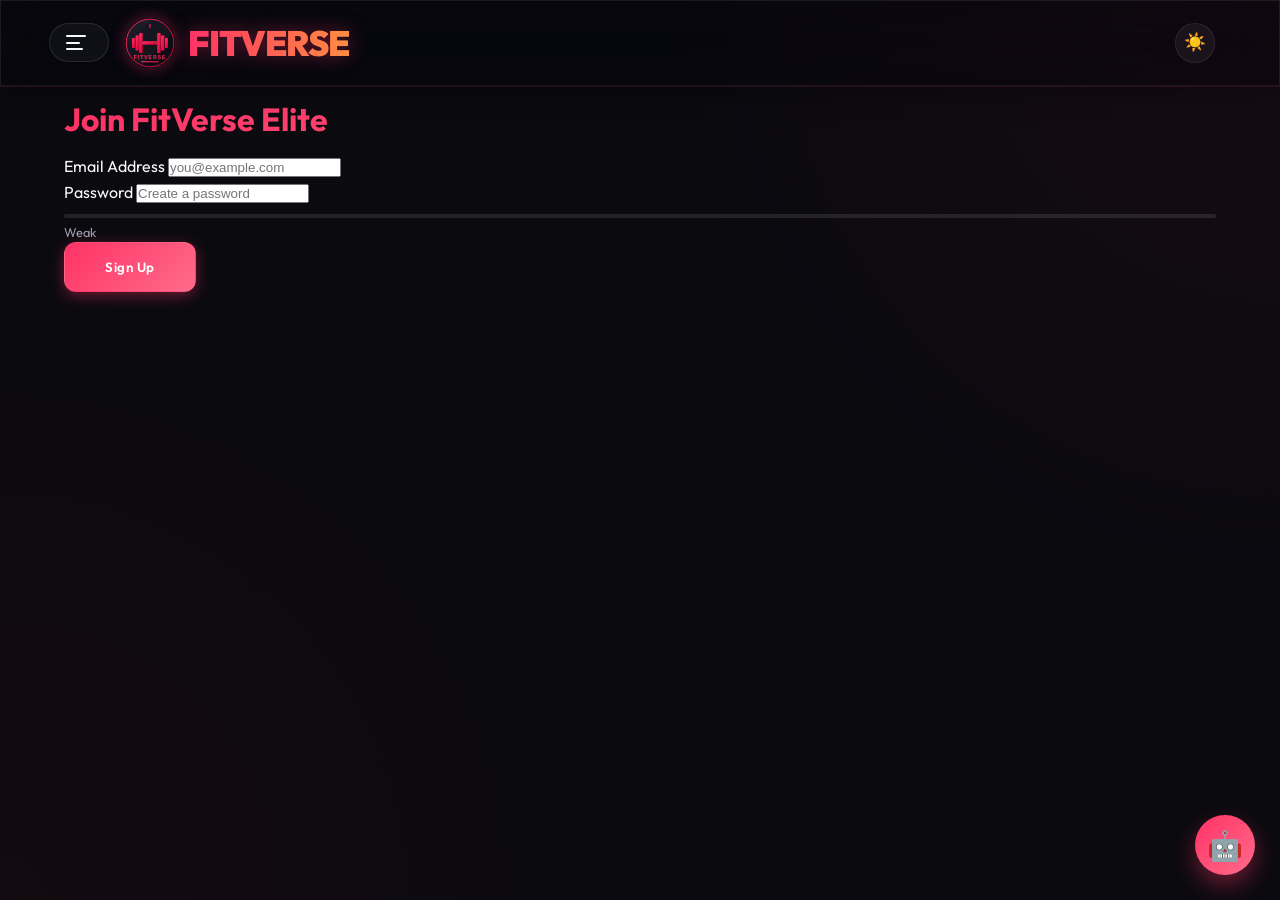
<file: login.html>
<!DOCTYPE html>
<html lang="en">
<head>
    <meta charset="UTF-8">
    <meta name="viewport" content="width=device-width, initial-scale=1.0">
    <title>FitVerse - Authentication</title>
    <link rel="stylesheet" href="styles.css">
</head>
<body>
    <div class="scroll-progress-bar" id="scrollProgressBar"></div>
    <nav class="navbar minimalist-nav">
        <div class="container nav-container">
            <div class="nav-wrapper nav-wrapper-flex">
                <div class="nav-left nav-left-flex">
                    <button class="menu-toggle-btn reset-margin" id="desktopMenuBtn">
                        <span class="hamburger-icon" aria-hidden="true">
                            <span></span><span></span><span></span>
                        </span>
                    </button>
                    <div class="logo">
                        <a href="index.html" class="brand-link">
                            <img src="logo.svg" alt="FitVerse" class="brand-logo">
                            <span class="brand-name">FITVERSE</span>
                        </a>
                    </div>
                </div>
                <div class="nav-actions">
                    <button id="themeToggleBtn" class="action-icon action-icon-theme" title="Toggle Theme">☀️</button>
                </div>
            </div>
        </div>
    </nav>
    <div class="fullscreen-menu" id="fullscreenMenu">
        <div class="sidebar-backdrop" id="sidebarBackdrop"></div>
        <div class="sleek-sidebar">
            <div class="sidebar-header">
                <button class="close-menu-btn" id="closeMenuBtn">✕</button>
            </div>
            <div class="sidebar-content">
                <ul class="sleek-nav-links">
                    <li><a href="index.html">Home</a></li>
                    <li><a href="workouts.html">Workouts</a></li>
                    <li><a href="diet.html">Diet Plan</a></li>
                    <li><a href="supplements.html">Supplements</a></li>
                    <li><a href="shop.html">Store</a></li>
                </ul>
            </div>
        </div>
    </div>
    <section class="auth-section">
        <div class="container auth-container">
            <div class="auth-box">
                <h2>Join FitVerse Elite</h2>
                <form id="signupForm" class="auth-form" onsubmit="event.preventDefault(); window.location.href='index.html';">
                    <div class="form-group">
                        <label for="email">Email Address</label>
                        <input type="email" id="email" required placeholder="you@example.com">
                    </div>
                    <div class="form-group">
                        <label for="password">Password</label>
                        <input type="password" id="password" required placeholder="Create a password">
                        <div class="password-strength">
                            <div class="strength-bar" id="strengthBar"></div>
                        </div>
                        <span class="strength-text" id="strengthText">Weak</span>
                    </div>
                    <button type="submit" class="btn btn-primary auth-submit">Sign Up</button>
                </form>
            </div>
        </div>
    </section>
    <script src="main.js"></script>
</body>
</html>
</file>
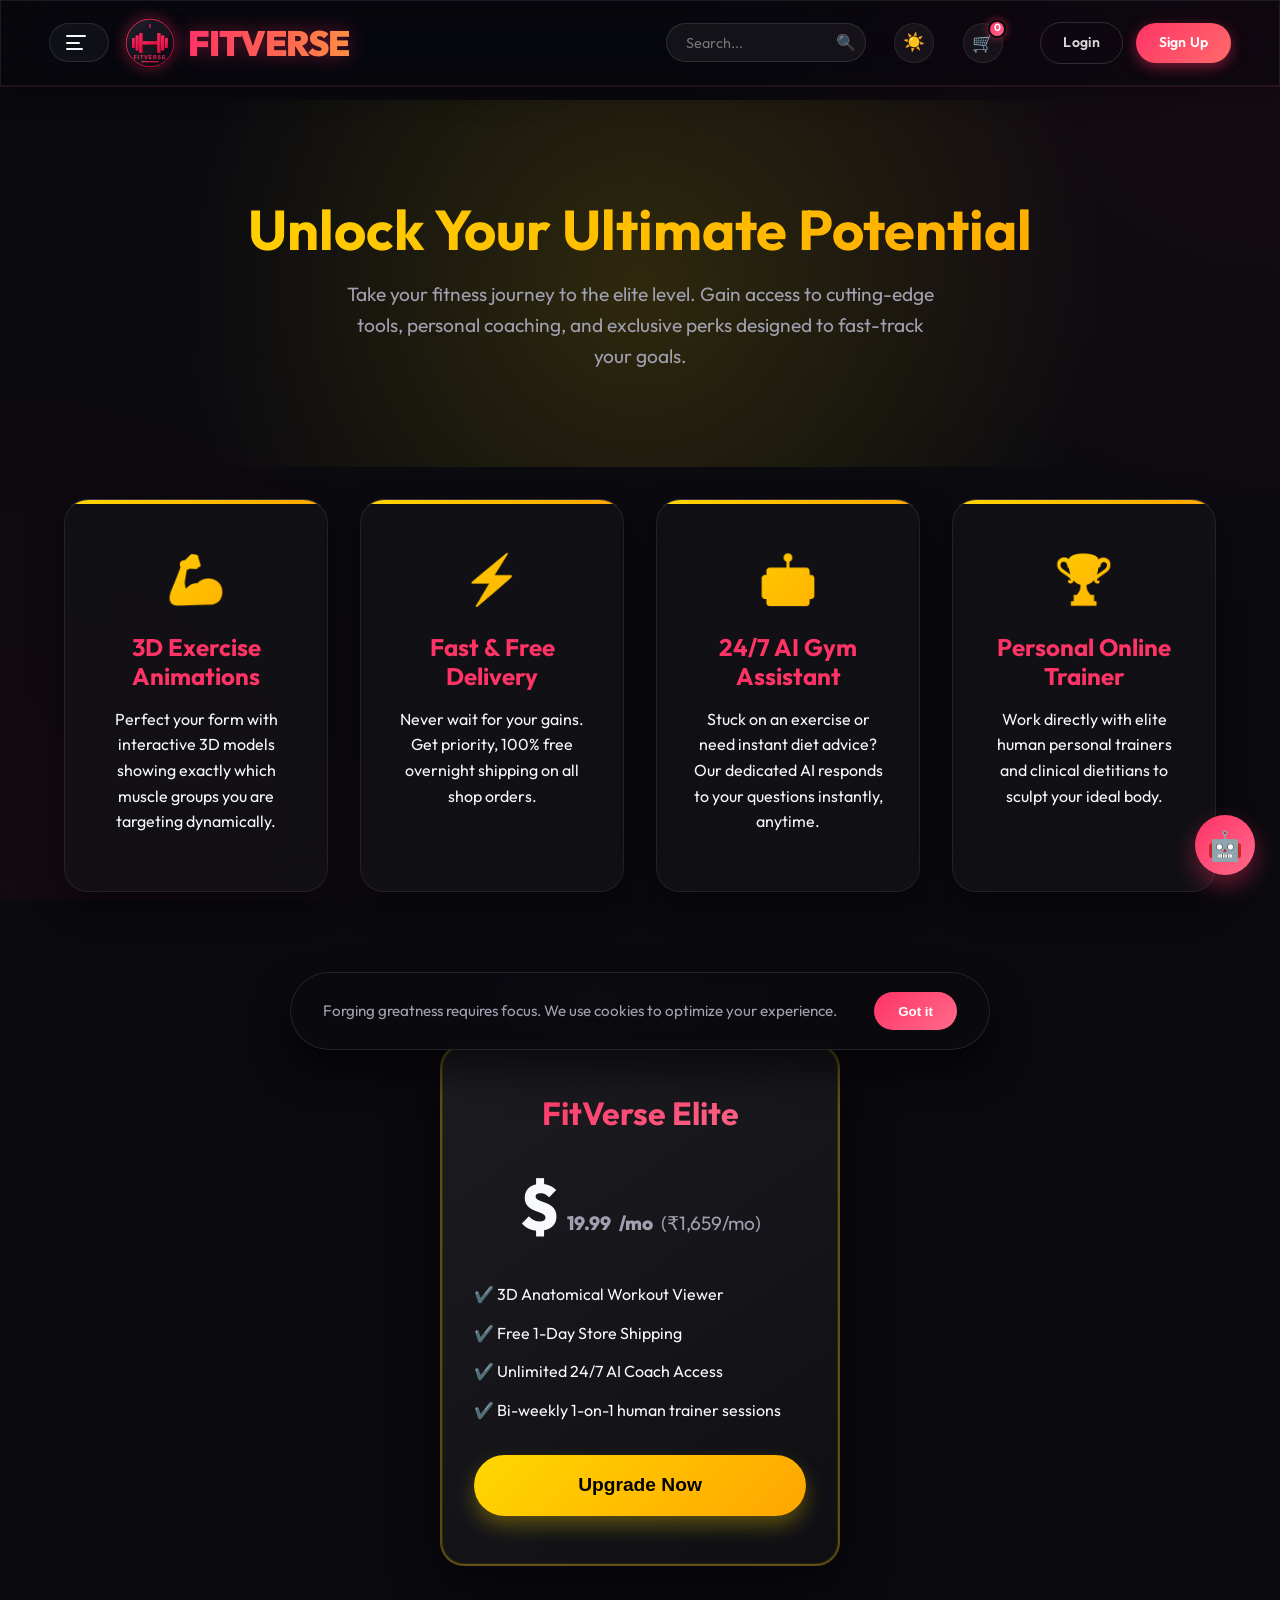
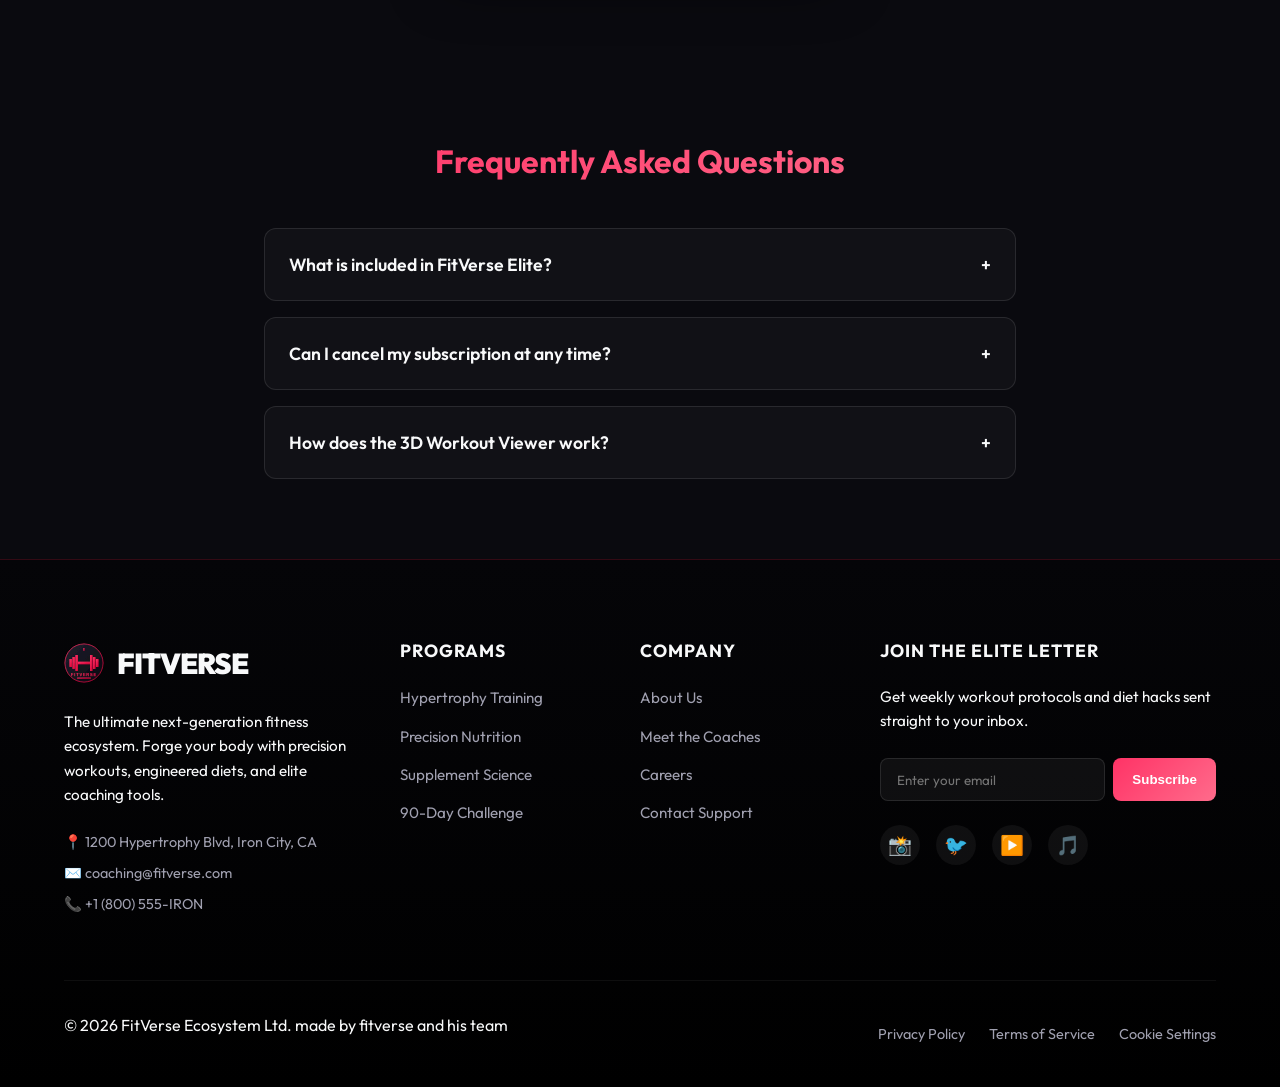
<file: premium.html>
<!DOCTYPE html>
<html lang="en">

<head>
    <meta charset="UTF-8">
    <meta name="viewport" content="width=device-width, initial-scale=1.0">
    <title>FitVerse - Premium Elite</title>
    <link rel="preconnect" href="https://fonts.googleapis.com">
    <link rel="preconnect" href="https://fonts.gstatic.com" crossorigin>
    <link href="https://fonts.googleapis.com/css2?family=Outfit:wght@300;400;500;600;700;800&display=swap" rel="stylesheet">
    <link rel="stylesheet" href="styles.css">
</head>

<body>
    <div class="scroll-progress-bar" id="scrollProgressBar"></div>
    <nav class="navbar minimalist-nav">
        <div class="container nav-container">
            <div class="nav-wrapper nav-wrapper-flex">
                <div class="nav-left nav-left-flex">
                    <button class="menu-toggle-btn reset-margin" id="desktopMenuBtn">
                        <span class="hamburger-icon" aria-hidden="true">
                            <span></span><span></span><span></span>
                        </span>
                    </button>
                    <div class="logo">
                        <a href="index.html" class="brand-link">
                            <img src="logo.svg" alt="FitVerse" class="brand-logo">
                            <span class="brand-name">FITVERSE</span>
                        </a>
                    </div>
                </div>
                <div class="nav-actions">
                    <form class="nav-search-form nav-search-flex" onsubmit="event.preventDefault(); window.location.href='workouts.html';">
                        <input type="text" placeholder="Search..." class="nav-search-input">
                        <span class="nav-search-icon">🔍</span>
                    </form>
                    <button id="themeToggleBtn" class="action-icon action-icon-theme" title="Toggle Theme">☀️</button>
                    <a href="shop.html" id="navCartBtn" class="action-icon action-icon-cart" title="Cart">🛒<span class="cart-badge" id="navCartBadge">0</span></a>
                    <a href="login.html" class="btn-auth login" id="navLoginBtn">Login</a>
                    <a href="login.html" class="btn-auth signup" id="navSignupBtn">Sign Up</a>
                </div>
            </div>
        </div>
    </nav>
    <div class="fullscreen-menu" id="fullscreenMenu">
        <div class="sidebar-backdrop" id="sidebarBackdrop"></div>
        <div class="sleek-sidebar">
            <div class="sidebar-header">
                <a href="index.html" class="brand-link brand-link-sidebar">
                    <img src="logo.svg" alt="FitVerse" class="brand-logo brand-logo-sidebar">
                    <span class="brand-name brand-name-sidebar">FITVERSE</span>
                </a>
                <button class="close-menu-btn" id="closeMenuBtn">✕</button>
            </div>
            <div class="sidebar-content">
                <h4 class="sidebar-subtitle">MAIN MENU</h4>
                <ul class="sleek-nav-links">
                    <li>
                        <a href="index.html" class="active">
                            <span class="nav-icon">⌂</span>
                            Home
                            <span class="active-ring"></span>
                        </a>
                    </li>
                    <li>
                        <a href="workouts.html">
                            <span class="nav-icon">⚡</span>
                            Workouts
                            <span class="active-ring"></span>
                        </a>
                    </li>
                    <li>
                        <a href="diet.html">
                            <span class="nav-icon">🥗</span>
                            Diet Plan
                            <span class="active-ring"></span>
                        </a>
                    </li>
                    <li>
                        <a href="supplements.html">
                            <span class="nav-icon">💊</span>
                            Supplements
                            <span class="active-ring"></span>
                        </a>
                    </li>
                    <li>
                        <a href="shop.html">
                            <span class="nav-icon">🛒</span>
                            Store
                            <span class="active-ring"></span>
                        </a>
                    </li>
                </ul>
                <h4 class="sidebar-subtitle sidebar-subtitle-exclusive">EXCLUSIVE</h4>
                <ul class="sleek-nav-links">
                    <li>
                        <a href="premium.html" class="premium-link">
                            <span class="nav-icon nav-icon-premium">⭐</span>
                            Premium Hub
                        </a>
                    </li>
                </ul>
            </div>
            <div class="sidebar-footer">
                <div class="quick-add">
                    <span class="hydration-title">QUICK-ADD HYDRATION</span>
                    <div class="hydration-controls">
                        <button class="hydration-btn">-</button>
                        <span class="hydration-count">0</span>
                        <button class="hydration-btn">+</button>
                    </div>
                </div>
            </div>
        </div>
    </div>
    <section class="premium-hero">
        <div class="container">
            <h1>Unlock Your Ultimate Potential</h1>
            <p class="premium-intro-desc">
                Take your fitness journey to the elite level. Gain access to cutting-edge tools, personal coaching, and
                exclusive perks designed to fast-track your goals.
            </p>
        </div>
    </section>
    <section class="premium-features">
        <div class="container premium-grid">
            <div class="premium-card">
                <div class="premium-icon">🦾</div>
                <h3>3D Exercise Animations</h3>
                <p>Perfect your form with interactive 3D models showing exactly which muscle groups you are targeting
                    dynamically.</p>
            </div>
            <div class="premium-card">
                <div class="premium-icon">⚡</div>
                <h3>Fast & Free Delivery</h3>
                <p>Never wait for your gains. Get priority, 100% free overnight shipping on all shop orders.</p>
            </div>
            <div class="premium-card">
                <div class="premium-icon">🤖</div>
                <h3>24/7 AI Gym Assistant</h3>
                <p>Stuck on an exercise or need instant diet advice? Our dedicated AI responds to your questions
                    instantly, anytime.</p>
            </div>
            <div class="premium-card">
                <div class="premium-icon">🏆</div>
                <h3>Personal Online Trainer</h3>
                <p>Work directly with elite human personal trainers and clinical dietitians to sculpt your ideal body.
                </p>
            </div>
        </div>
    </section>
    <section class="premium-pricing">
        <div class="container">
            <div class="billing-toggle">
                <span>Monthly</span>
                <label class="switch">
                    <input type="checkbox" id="billingToggle">
                    <span class="slider"></span>
                </label>
                <span>Yearly <span class="discount-badge">(Save 20%)</span></span>
            </div>
            <div class="pricing-box">
                <h2 class="elite-plan-title">FitVerse Elite</h2>
                <div class="pricing-amount elite-pricing-flex">
                    $<span class="price-display" data-monthly="19.99" data-yearly="191.90">19.99</span><span>/mo</span> <span class="elite-pricing-subtext">(₹1,659/mo)</span>
                </div>
                <ul class="elite-features-list">
                    <li class="elite-feature-item">✔️ 3D Anatomical Workout Viewer</li>
                    <li class="elite-feature-item">✔️ Free 1-Day Store Shipping</li>
                    <li class="elite-feature-item">✔️ Unlimited 24/7 AI Coach Access</li>
                    <li class="elite-feature-item">✔️ Bi-weekly 1-on-1 human trainer sessions</li>
                </ul>
                <button class="btn-premium" id="upgradeBtn">Upgrade Now</button>
            </div>
        </div>
    </section>
    <section class="faq-section fade-in faq-spacing">
        <div class="container faq-container">
            <h2 class="section-title-center">Frequently Asked Questions</h2>
            <div class="faq-item">
                <button class="faq-btn">What is included in FitVerse Elite? <span class="faq-icon">+</span></button>
                <div class="faq-content">
                    <p>You get unlimited 24/7 access to our proprietary AI fitness coach, 1-day free shipping on all shop orders, and bi-weekly 1-on-1 human trainer strategy sessions via Zoom.</p>
                </div>
            </div>
            <div class="faq-item">
                <button class="faq-btn">Can I cancel my subscription at any time? <span class="faq-icon">+</span></button>
                <div class="faq-content">
                    <p>Absolutely. Elite is billed month-to-month with zero lock-in contracts. You can cancel with a single click in your Dashboard.</p>
                </div>
            </div>
            <div class="faq-item">
                <button class="faq-btn">How does the 3D Workout Viewer work? <span class="faq-icon">+</span></button>
                <div class="faq-content">
                    <p>Instead of 2D images, our workouts section upgrades to interactive 3D anatomical models. You can zoom, rotate, and see exactly which muscle fibers engage during an exercise.</p>
                </div>
            </div>
        </div>
    </section>
    <footer class="premium-footer">
        <div class="container">
            <div class="footer-grid">
                <div class="footer-brand-col">
                    <a href="index.html" class="footer-brand-link">
                        <img src="logo.svg" alt="FitVerse" class="footer-logo">
                        <span class="footer-brand-name">FITVERSE</span>
                    </a>
                    <p class="footer-description">
                        The ultimate next-generation fitness ecosystem. Forge your body with precision workouts, engineered diets, and elite coaching tools.
                    </p>
                    <div class="footer-contact">
                        <span>📍 1200 Hypertrophy Blvd, Iron City, CA</span>
                        <span>✉️ coaching@fitverse.com</span>
                        <span>📞 +1 (800) 555-IRON</span>
                    </div>
                </div>
                <div class="footer-nav-col">
                    <h4>Programs</h4>
                    <ul>
                        <li><a href="workouts.html">Hypertrophy Training</a></li>
                        <li><a href="diet.html">Precision Nutrition</a></li>
                        <li><a href="supplements.html">Supplement Science</a></li>
                        <li><a href="transformation.html">90-Day Challenge</a></li>
                    </ul>
                </div>
                <div class="footer-nav-col">
                    <h4>Company</h4>
                    <ul>
                        <li><a href="#">About Us</a></li>
                        <li><a href="#">Meet the Coaches</a></li>
                        <li><a href="#">Careers</a></li>
                        <li><a href="#">Contact Support</a></li>
                    </ul>
                </div>
                <div class="footer-newsletter-col">
                    <h4>Join the Elite Letter</h4>
                    <p>Get weekly workout protocols and diet hacks sent straight to your inbox.</p>
                    <form class="newsletter-form" onsubmit="event.preventDefault(); showToast('Subscribed!');">
                        <input type="email" placeholder="Enter your email" required>
                        <button type="submit">Subscribe</button>
                    </form>
                    <div class="social-links">
                        <a href="#" title="Instagram">📸</a>
                        <a href="#" title="Twitter">🐦</a>
                        <a href="#" title="YouTube">▶️</a>
                        <a href="#" title="TikTok">🎵</a>
                    </div>
                </div>
            </div>
            <div class="footer-bottom-bar">
                <p>&copy; 2026 FitVerse Ecosystem Ltd. made by fitverse and his team</p>
                <div class="legal-links">
                    <a href="#">Privacy Policy</a>
                    <a href="#">Terms of Service</a>
                    <a href="#">Cookie Settings</a>
                </div>
            </div>
        </div>
    </footer>
    <script src="main.js"></script>
</body>

</html>
</file>
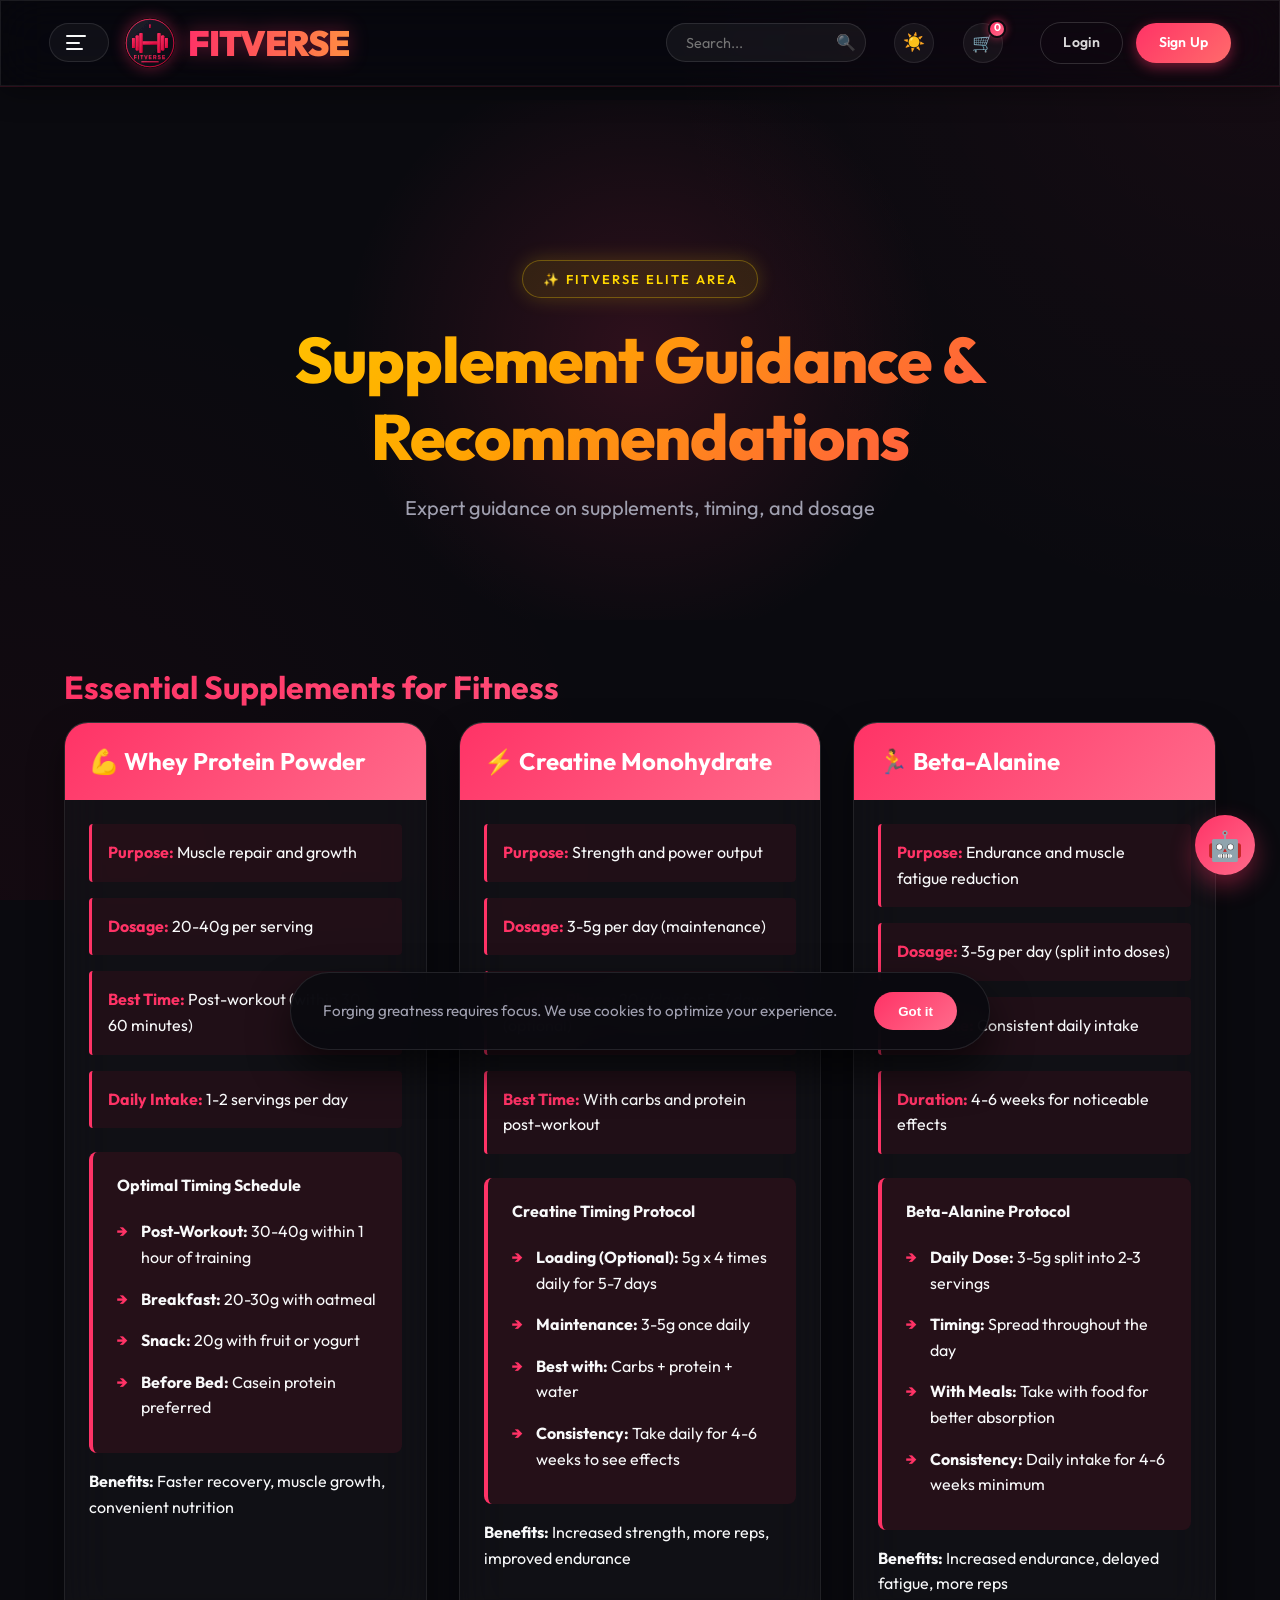
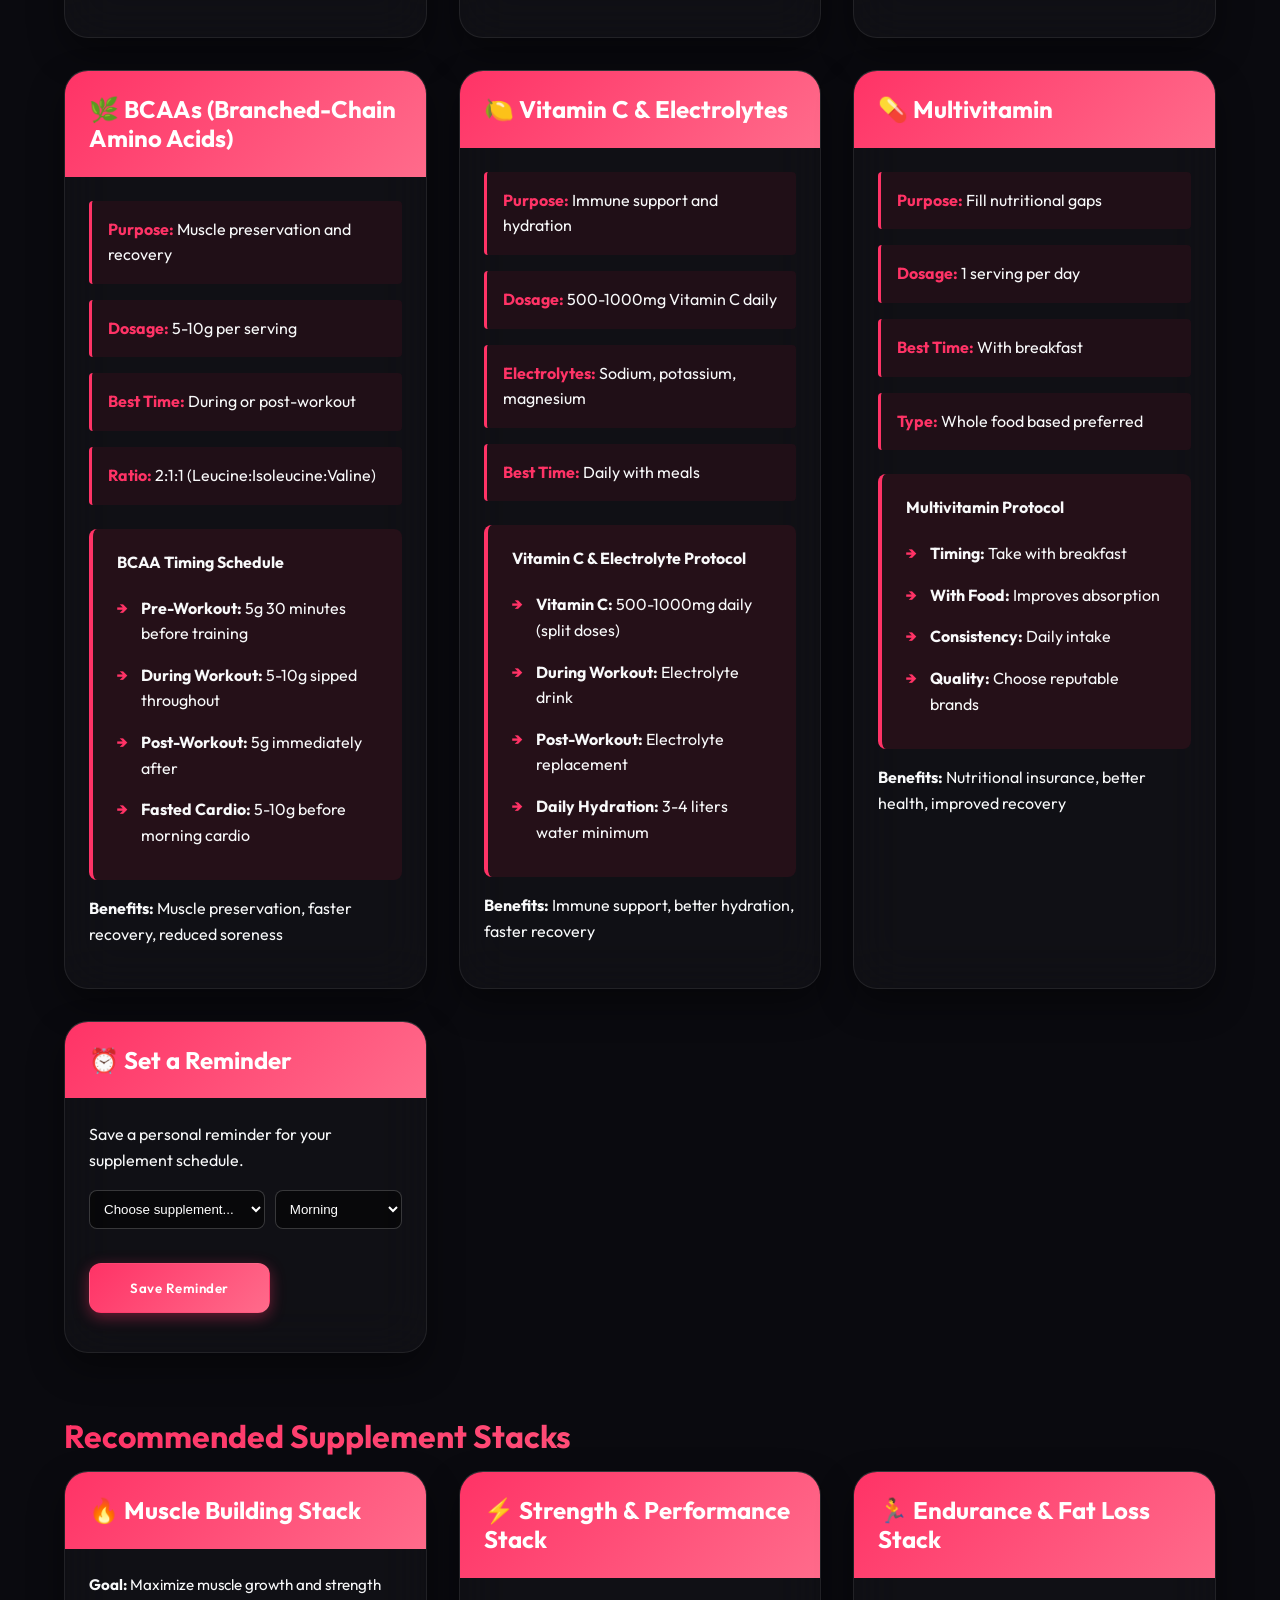
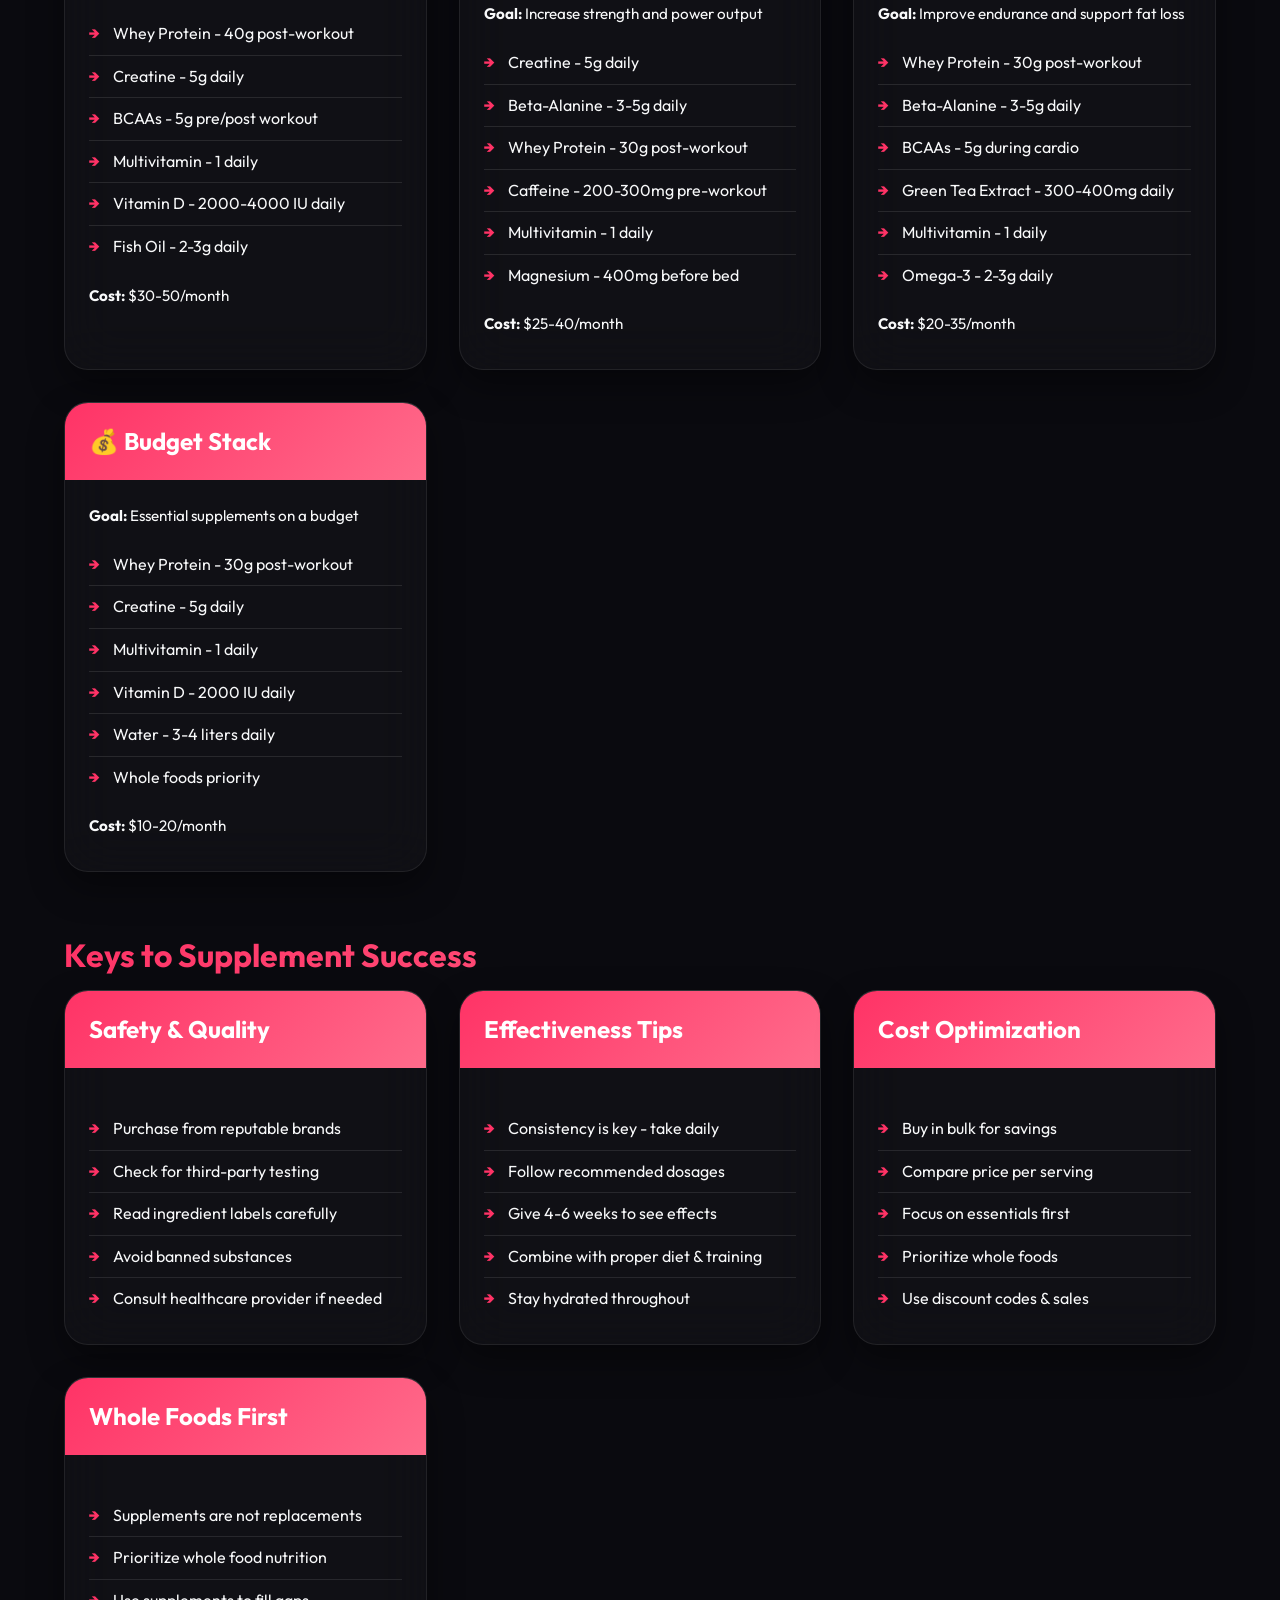
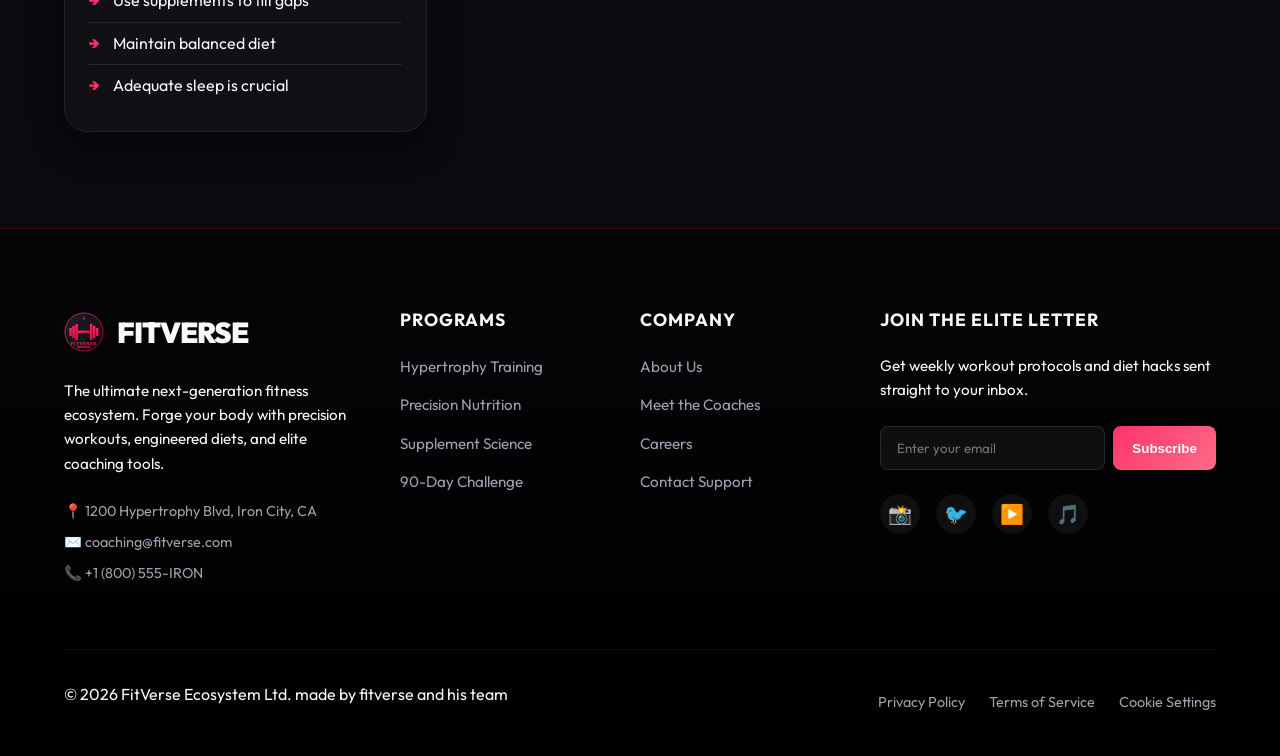
<file: supplements.html>
<!DOCTYPE html>
<html lang="en">

<head>
    <meta charset="UTF-8">
    <meta name="viewport" content="width=device-width, initial-scale=1.0">
    <title>Supplements - FitVerse</title>
    <link rel="stylesheet" href="styles.css">
</head>

<body>
    <div class="scroll-progress-bar" id="scrollProgressBar"></div>
    <nav class="navbar minimalist-nav">
        <div class="container nav-container">
            <div class="nav-wrapper nav-wrapper-flex">
                <div class="nav-left nav-left-flex">
                    <button class="menu-toggle-btn reset-margin" id="desktopMenuBtn">
                        <span class="hamburger-icon" aria-hidden="true">
                            <span></span><span></span><span></span>
                        </span>
                    </button>
                    <div class="logo">
                        <a href="index.html" class="brand-link">
                            <img src="logo.svg" alt="FitVerse" class="brand-logo">
                            <span class="brand-name">FITVERSE</span>
                        </a>
                    </div>
                </div>
                <div class="nav-actions">
                    <form class="nav-search-form nav-search-flex" onsubmit="event.preventDefault(); window.location.href='workouts.html';">
                        <input type="text" placeholder="Search..." class="nav-search-input">
                        <span class="nav-search-icon">🔍</span>
                    </form>
                    <button id="themeToggleBtn" class="action-icon action-icon-theme" title="Toggle Theme">☀️</button>
                    <a href="shop.html" id="navCartBtn" class="action-icon action-icon-cart" title="Cart">🛒<span class="cart-badge" id="navCartBadge">0</span></a>
                    <a href="login.html" class="btn-auth login" id="navLoginBtn">Login</a>
                    <a href="login.html" class="btn-auth signup" id="navSignupBtn">Sign Up</a>
                </div>
            </div>
        </div>
    </nav>
    <div class="fullscreen-menu" id="fullscreenMenu">
        <div class="sidebar-backdrop" id="sidebarBackdrop"></div>
        <div class="sleek-sidebar">
            <div class="sidebar-header">
                <a href="index.html" class="brand-link brand-link-sidebar">
                    <img src="logo.svg" alt="FitVerse" class="brand-logo brand-logo-sidebar">
                    <span class="brand-name brand-name-sidebar">FITVERSE</span>
                </a>
                <button class="close-menu-btn" id="closeMenuBtn">✕</button>
            </div>
            <div class="sidebar-content">
                <h4 class="sidebar-subtitle">MAIN MENU</h4>
                <ul class="sleek-nav-links">
                    <li>
                        <a href="index.html" class="active">
                            <span class="nav-icon">⌂</span>
                            Home
                            <span class="active-ring"></span>
                        </a>
                    </li>
                    <li>
                        <a href="workouts.html">
                            <span class="nav-icon">⚡</span>
                            Workouts
                            <span class="active-ring"></span>
                        </a>
                    </li>
                    <li>
                        <a href="diet.html">
                            <span class="nav-icon">🥗</span>
                            Diet Plan
                            <span class="active-ring"></span>
                        </a>
                    </li>
                    <li>
                        <a href="supplements.html">
                            <span class="nav-icon">💊</span>
                            Supplements
                            <span class="active-ring"></span>
                        </a>
                    </li>
                    <li>
                        <a href="shop.html">
                            <span class="nav-icon">🛒</span>
                            Store
                            <span class="active-ring"></span>
                        </a>
                    </li>
                </ul>
                <h4 class="sidebar-subtitle sidebar-subtitle-exclusive">EXCLUSIVE</h4>
                <ul class="sleek-nav-links">
                    <li>
                        <a href="premium.html" class="premium-link">
                            <span class="nav-icon nav-icon-premium">⭐</span>
                            Premium Hub
                        </a>
                    </li>
                </ul>
            </div>
            <div class="sidebar-footer">
                <div class="quick-add">
                    <span class="hydration-title">QUICK-ADD HYDRATION</span>
                    <div class="hydration-controls">
                        <button class="hydration-btn">-</button>
                        <span class="hydration-count">0</span>
                        <button class="hydration-btn">+</button>
                    </div>
                </div>
            </div>
        </div>
    </div>
    <!-- Page Header -->
    <section class="nextgen-header">
        <div class="container hero-container-z">
            <div class="badge glow-badge">✨ FitVerse Elite Area</div>
            <h1 class="gradient-text">Supplement Guidance & Recommendations</h1>
            <p class="header-subtitle">Expert guidance on supplements, timing, and dosage</p>
        </div>
        <div class="header-glow"></div>
    </section>
    <section class="supplement-section">
        <div class="container">
            <h2>Essential Supplements for Fitness</h2>
            <div class="supplement-cards">
                <div class="supplement-card">
                    <div class="supplement-header">
                        <h3>💪 Whey Protein Powder</h3>
                    </div>
                    <div class="supplement-body">
                        <div class="supplement-info">
                            <strong>Purpose:</strong> Muscle repair and growth
                        </div>
                        <div class="supplement-info">
                            <strong>Dosage:</strong> 20-40g per serving
                        </div>
                        <div class="supplement-info">
                            <strong>Best Time:</strong> Post-workout (within 30-60 minutes)
                        </div>
                        <div class="supplement-info">
                            <strong>Daily Intake:</strong> 1-2 servings per day
                        </div>
                        <div class="timing-guide">
                            <h4>Optimal Timing Schedule</h4>
                            <ul class="timing-list">
                                <li><strong>Post-Workout:</strong> 30-40g within 1 hour of training</li>
                                <li><strong>Breakfast:</strong> 20-30g with oatmeal</li>
                                <li><strong>Snack:</strong> 20g with fruit or yogurt</li>
                                <li><strong>Before Bed:</strong> Casein protein preferred</li>
                            </ul>
                        </div>
                        <p class="mt-1"><strong>Benefits:</strong> Faster recovery, muscle growth,
                            convenient nutrition</p>
                    </div>
                </div>
                <div class="supplement-card">
                    <div class="supplement-header">
                        <h3>⚡ Creatine Monohydrate</h3>
                    </div>
                    <div class="supplement-body">
                        <div class="supplement-info">
                            <strong>Purpose:</strong> Strength and power output
                        </div>
                        <div class="supplement-info">
                            <strong>Dosage:</strong> 3-5g per day (maintenance)
                        </div>
                        <div class="supplement-info">
                            <strong>Loading Phase:</strong> 20g/day for 5-7 days (optional)
                        </div>
                        <div class="supplement-info">
                            <strong>Best Time:</strong> With carbs and protein post-workout
                        </div>
                        <div class="timing-guide">
                            <h4>Creatine Timing Protocol</h4>
                            <ul class="timing-list">
                                <li><strong>Loading (Optional):</strong> 5g x 4 times daily for 5-7 days</li>
                                <li><strong>Maintenance:</strong> 3-5g once daily</li>
                                <li><strong>Best with:</strong> Carbs + protein + water</li>
                                <li><strong>Consistency:</strong> Take daily for 4-6 weeks to see effects</li>
                            </ul>
                        </div>
                        <p class="mt-1"><strong>Benefits:</strong> Increased strength, more reps, improved
                            endurance</p>
                    </div>
                </div>
                <div class="supplement-card">
                    <div class="supplement-header">
                        <h3>🏃 Beta-Alanine</h3>
                    </div>
                    <div class="supplement-body">
                        <div class="supplement-info">
                            <strong>Purpose:</strong> Endurance and muscle fatigue reduction
                        </div>
                        <div class="supplement-info">
                            <strong>Dosage:</strong> 3-5g per day (split into doses)
                        </div>
                        <div class="supplement-info">
                            <strong>Best Time:</strong> Consistent daily intake
                        </div>
                        <div class="supplement-info">
                            <strong>Duration:</strong> 4-6 weeks for noticeable effects
                        </div>
                        <div class="timing-guide">
                            <h4>Beta-Alanine Protocol</h4>
                            <ul class="timing-list">
                                <li><strong>Daily Dose:</strong> 3-5g split into 2-3 servings</li>
                                <li><strong>Timing:</strong> Spread throughout the day</li>
                                <li><strong>With Meals:</strong> Take with food for better absorption</li>
                                <li><strong>Consistency:</strong> Daily intake for 4-6 weeks minimum</li>
                            </ul>
                        </div>
                        <p class="mt-1"><strong>Benefits:</strong> Increased endurance, delayed fatigue,
                            more reps</p>
                    </div>
                </div>
                <div class="supplement-card">
                    <div class="supplement-header">
                        <h3>🌿 BCAAs (Branched-Chain Amino Acids)</h3>
                    </div>
                    <div class="supplement-body">
                        <div class="supplement-info">
                            <strong>Purpose:</strong> Muscle preservation and recovery
                        </div>
                        <div class="supplement-info">
                            <strong>Dosage:</strong> 5-10g per serving
                        </div>
                        <div class="supplement-info">
                            <strong>Best Time:</strong> During or post-workout
                        </div>
                        <div class="supplement-info">
                            <strong>Ratio:</strong> 2:1:1 (Leucine:Isoleucine:Valine)
                        </div>
                        <div class="timing-guide">
                            <h4>BCAA Timing Schedule</h4>
                            <ul class="timing-list">
                                <li><strong>Pre-Workout:</strong> 5g 30 minutes before training</li>
                                <li><strong>During Workout:</strong> 5-10g sipped throughout</li>
                                <li><strong>Post-Workout:</strong> 5g immediately after</li>
                                <li><strong>Fasted Cardio:</strong> 5-10g before morning cardio</li>
                            </ul>
                        </div>
                        <p class="mt-1"><strong>Benefits:</strong> Muscle preservation, faster recovery,
                            reduced soreness</p>
                    </div>
                </div>
                <div class="supplement-card">
                    <div class="supplement-header">
                        <h3>🍋 Vitamin C & Electrolytes</h3>
                    </div>
                    <div class="supplement-body">
                        <div class="supplement-info">
                            <strong>Purpose:</strong> Immune support and hydration
                        </div>
                        <div class="supplement-info">
                            <strong>Dosage:</strong> 500-1000mg Vitamin C daily
                        </div>
                        <div class="supplement-info">
                            <strong>Electrolytes:</strong> Sodium, potassium, magnesium
                        </div>
                        <div class="supplement-info">
                            <strong>Best Time:</strong> Daily with meals
                        </div>
                        <div class="timing-guide">
                            <h4>Vitamin C & Electrolyte Protocol</h4>
                            <ul class="timing-list">
                                <li><strong>Vitamin C:</strong> 500-1000mg daily (split doses)</li>
                                <li><strong>During Workout:</strong> Electrolyte drink</li>
                                <li><strong>Post-Workout:</strong> Electrolyte replacement</li>
                                <li><strong>Daily Hydration:</strong> 3-4 liters water minimum</li>
                            </ul>
                        </div>
                        <p class="mt-1"><strong>Benefits:</strong> Immune support, better hydration, faster
                            recovery</p>
                    </div>
                </div>
                <div class="supplement-card">
                    <div class="supplement-header">
                        <h3>💊 Multivitamin</h3>
                    </div>
                    <div class="supplement-body">
                        <div class="supplement-info">
                            <strong>Purpose:</strong> Fill nutritional gaps
                        </div>
                        <div class="supplement-info">
                            <strong>Dosage:</strong> 1 serving per day
                        </div>
                        <div class="supplement-info">
                            <strong>Best Time:</strong> With breakfast
                        </div>
                        <div class="supplement-info">
                            <strong>Type:</strong> Whole food based preferred
                        </div>
                        <div class="timing-guide">
                            <h4>Multivitamin Protocol</h4>
                            <ul class="timing-list">
                                <li><strong>Timing:</strong> Take with breakfast</li>
                                <li><strong>With Food:</strong> Improves absorption</li>
                                <li><strong>Consistency:</strong> Daily intake</li>
                                <li><strong>Quality:</strong> Choose reputable brands</li>
                            </ul>
                        </div>
                        <p class="mt-1"><strong>Benefits:</strong> Nutritional insurance, better health,
                            improved recovery</p>
                    </div>
                </div>
                <div class="supplement-card">
                  <div class="supplement-header"><h3>⏰ Set a Reminder</h3></div>
                  <div class="supplement-body">
                    <p>Save a personal reminder for your supplement schedule.</p>
                    <div class="reminder-form">
                      <select class="reminder-select" id="reminderSupplement">
                        <option value="">Choose supplement...</option>
                        <option value="Whey Protein">Whey Protein</option>
                        <option value="Creatine">Creatine</option>
                        <option value="Pre-Workout">Pre-Workout</option>
                        <option value="BCAAs">BCAAs</option>
                        <option value="Multivitamin">Multivitamin</option>
                      </select>
                      <select class="reminder-select" id="reminderTime">
                        <option value="Morning">Morning</option>
                        <option value="Pre-Workout">Pre-Workout</option>
                        <option value="Post-Workout">Post-Workout</option>
                        <option value="Evening">Evening</option>
                        <option value="Before Bed">Before Bed</option>
                      </select>
                      <button class="btn btn-primary mt-1-5" id="saveReminderBtn">Save Reminder</button>
                    </div>
                    <div class="saved-reminders" id="savedReminders"></div>
                  </div>
                </div>
            </div>
            <h2 class="mt-4">Recommended Supplement Stacks</h2>
            <div class="routine-cards">
                <div class="routine-card">
                    <div class="routine-header">
                        <h3>🔥 Muscle Building Stack</h3>
                    </div>
                    <div class="routine-body">
                        <p><strong>Goal:</strong> Maximize muscle growth and strength</p>
                        <ul class="exercise-list">
                            <li>Whey Protein - 40g post-workout</li>
                            <li>Creatine - 5g daily</li>
                            <li>BCAAs - 5g pre/post workout</li>
                            <li>Multivitamin - 1 daily</li>
                            <li>Vitamin D - 2000-4000 IU daily</li>
                            <li>Fish Oil - 2-3g daily</li>
                        </ul>
                        <p class="mt-1"><strong>Cost:</strong> $30-50/month</p>
                    </div>
                </div>
                <div class="routine-card">
                    <div class="routine-header">
                        <h3>⚡ Strength & Performance Stack</h3>
                    </div>
                    <div class="routine-body">
                        <p><strong>Goal:</strong> Increase strength and power output</p>
                        <ul class="exercise-list">
                            <li>Creatine - 5g daily</li>
                            <li>Beta-Alanine - 3-5g daily</li>
                            <li>Whey Protein - 30g post-workout</li>
                            <li>Caffeine - 200-300mg pre-workout</li>
                            <li>Multivitamin - 1 daily</li>
                            <li>Magnesium - 400mg before bed</li>
                        </ul>
                        <p class="mt-1"><strong>Cost:</strong> $25-40/month</p>
                    </div>
                </div>
                <div class="routine-card">
                    <div class="routine-header">
                        <h3>🏃 Endurance & Fat Loss Stack</h3>
                    </div>
                    <div class="routine-body">
                        <p><strong>Goal:</strong> Improve endurance and support fat loss</p>
                        <ul class="exercise-list">
                            <li>Whey Protein - 30g post-workout</li>
                            <li>Beta-Alanine - 3-5g daily</li>
                            <li>BCAAs - 5g during cardio</li>
                            <li>Green Tea Extract - 300-400mg daily</li>
                            <li>Multivitamin - 1 daily</li>
                            <li>Omega-3 - 2-3g daily</li>
                        </ul>
                        <p class="mt-1"><strong>Cost:</strong> $20-35/month</p>
                    </div>
                </div>
                <div class="routine-card">
                    <div class="routine-header">
                        <h3>💰 Budget Stack</h3>
                    </div>
                    <div class="routine-body">
                        <p><strong>Goal:</strong> Essential supplements on a budget</p>
                        <ul class="exercise-list">
                            <li>Whey Protein - 30g post-workout</li>
                            <li>Creatine - 5g daily</li>
                            <li>Multivitamin - 1 daily</li>
                            <li>Vitamin D - 2000 IU daily</li>
                            <li>Water - 3-4 liters daily</li>
                            <li>Whole foods priority</li>
                        </ul>
                        <p class="mt-1"><strong>Cost:</strong> $10-20/month</p>
                    </div>
                </div>
            </div>
            <h2 class="mt-4">Keys to Supplement Success</h2>
            <div class="routine-cards">
                <div class="routine-card">
                    <div class="routine-header">
                        <h3>Safety & Quality</h3>
                    </div>
                    <div class="routine-body">
                        <ul class="exercise-list">
                            <li>Purchase from reputable brands</li>
                            <li>Check for third-party testing</li>
                            <li>Read ingredient labels carefully</li>
                            <li>Avoid banned substances</li>
                            <li>Consult healthcare provider if needed</li>
                        </ul>
                    </div>
                </div>
                <div class="routine-card">
                    <div class="routine-header">
                        <h3>Effectiveness Tips</h3>
                    </div>
                    <div class="routine-body">
                        <ul class="exercise-list">
                            <li>Consistency is key - take daily</li>
                            <li>Follow recommended dosages</li>
                            <li>Give 4-6 weeks to see effects</li>
                            <li>Combine with proper diet & training</li>
                            <li>Stay hydrated throughout</li>
                        </ul>
                    </div>
                </div>
                <div class="routine-card">
                    <div class="routine-header">
                        <h3>Cost Optimization</h3>
                    </div>
                    <div class="routine-body">
                        <ul class="exercise-list">
                            <li>Buy in bulk for savings</li>
                            <li>Compare price per serving</li>
                            <li>Focus on essentials first</li>
                            <li>Prioritize whole foods</li>
                            <li>Use discount codes & sales</li>
                        </ul>
                    </div>
                </div>
                <div class="routine-card">
                    <div class="routine-header">
                        <h3>Whole Foods First</h3>
                    </div>
                    <div class="routine-body">
                        <ul class="exercise-list">
                            <li>Supplements are not replacements</li>
                            <li>Prioritize whole food nutrition</li>
                            <li>Use supplements to fill gaps</li>
                            <li>Maintain balanced diet</li>
                            <li>Adequate sleep is crucial</li>
                        </ul>
                    </div>
                </div>
            </div>
        </div>
    </section>
    <footer class="premium-footer">
        <div class="container">
            <div class="footer-grid">
                <div class="footer-brand-col">
                    <a href="index.html" class="footer-brand-link">
                        <img src="logo.svg" alt="FitVerse" class="footer-logo">
                        <span class="footer-brand-name">FITVERSE</span>
                    </a>
                    <p class="footer-description">
                        The ultimate next-generation fitness ecosystem. Forge your body with precision workouts, engineered diets, and elite coaching tools.
                    </p>
                    <div class="footer-contact">
                        <span>📍 1200 Hypertrophy Blvd, Iron City, CA</span>
                        <span>✉️ coaching@fitverse.com</span>
                        <span>📞 +1 (800) 555-IRON</span>
                    </div>
                </div>
                <div class="footer-nav-col">
                    <h4>Programs</h4>
                    <ul>
                        <li><a href="workouts.html">Hypertrophy Training</a></li>
                        <li><a href="diet.html">Precision Nutrition</a></li>
                        <li><a href="supplements.html">Supplement Science</a></li>
                        <li><a href="transformation.html">90-Day Challenge</a></li>
                    </ul>
                </div>
                <div class="footer-nav-col">
                    <h4>Company</h4>
                    <ul>
                        <li><a href="#">About Us</a></li>
                        <li><a href="#">Meet the Coaches</a></li>
                        <li><a href="#">Careers</a></li>
                        <li><a href="#">Contact Support</a></li>
                    </ul>
                </div>
                <div class="footer-newsletter-col">
                    <h4>Join the Elite Letter</h4>
                    <p>Get weekly workout protocols and diet hacks sent straight to your inbox.</p>
                    <form class="newsletter-form" onsubmit="event.preventDefault(); showToast('Subscribed!');">
                        <input type="email" placeholder="Enter your email" required>
                        <button type="submit">Subscribe</button>
                    </form>
                    <div class="social-links">
                        <a href="#" title="Instagram">📸</a>
                        <a href="#" title="Twitter">🐦</a>
                        <a href="#" title="YouTube">▶️</a>
                        <a href="#" title="TikTok">🎵</a>
                    </div>
                </div>
            </div>
            <div class="footer-bottom-bar">
                <p>&copy; 2026 FitVerse Ecosystem Ltd. made by fitverse and his team</p>
                <div class="legal-links">
                    <a href="#">Privacy Policy</a>
                    <a href="#">Terms of Service</a>
                    <a href="#">Cookie Settings</a>
                </div>
            </div>
        </div>
    </footer>
    <script src="main.js"></script>
</body>

</html>
</file>
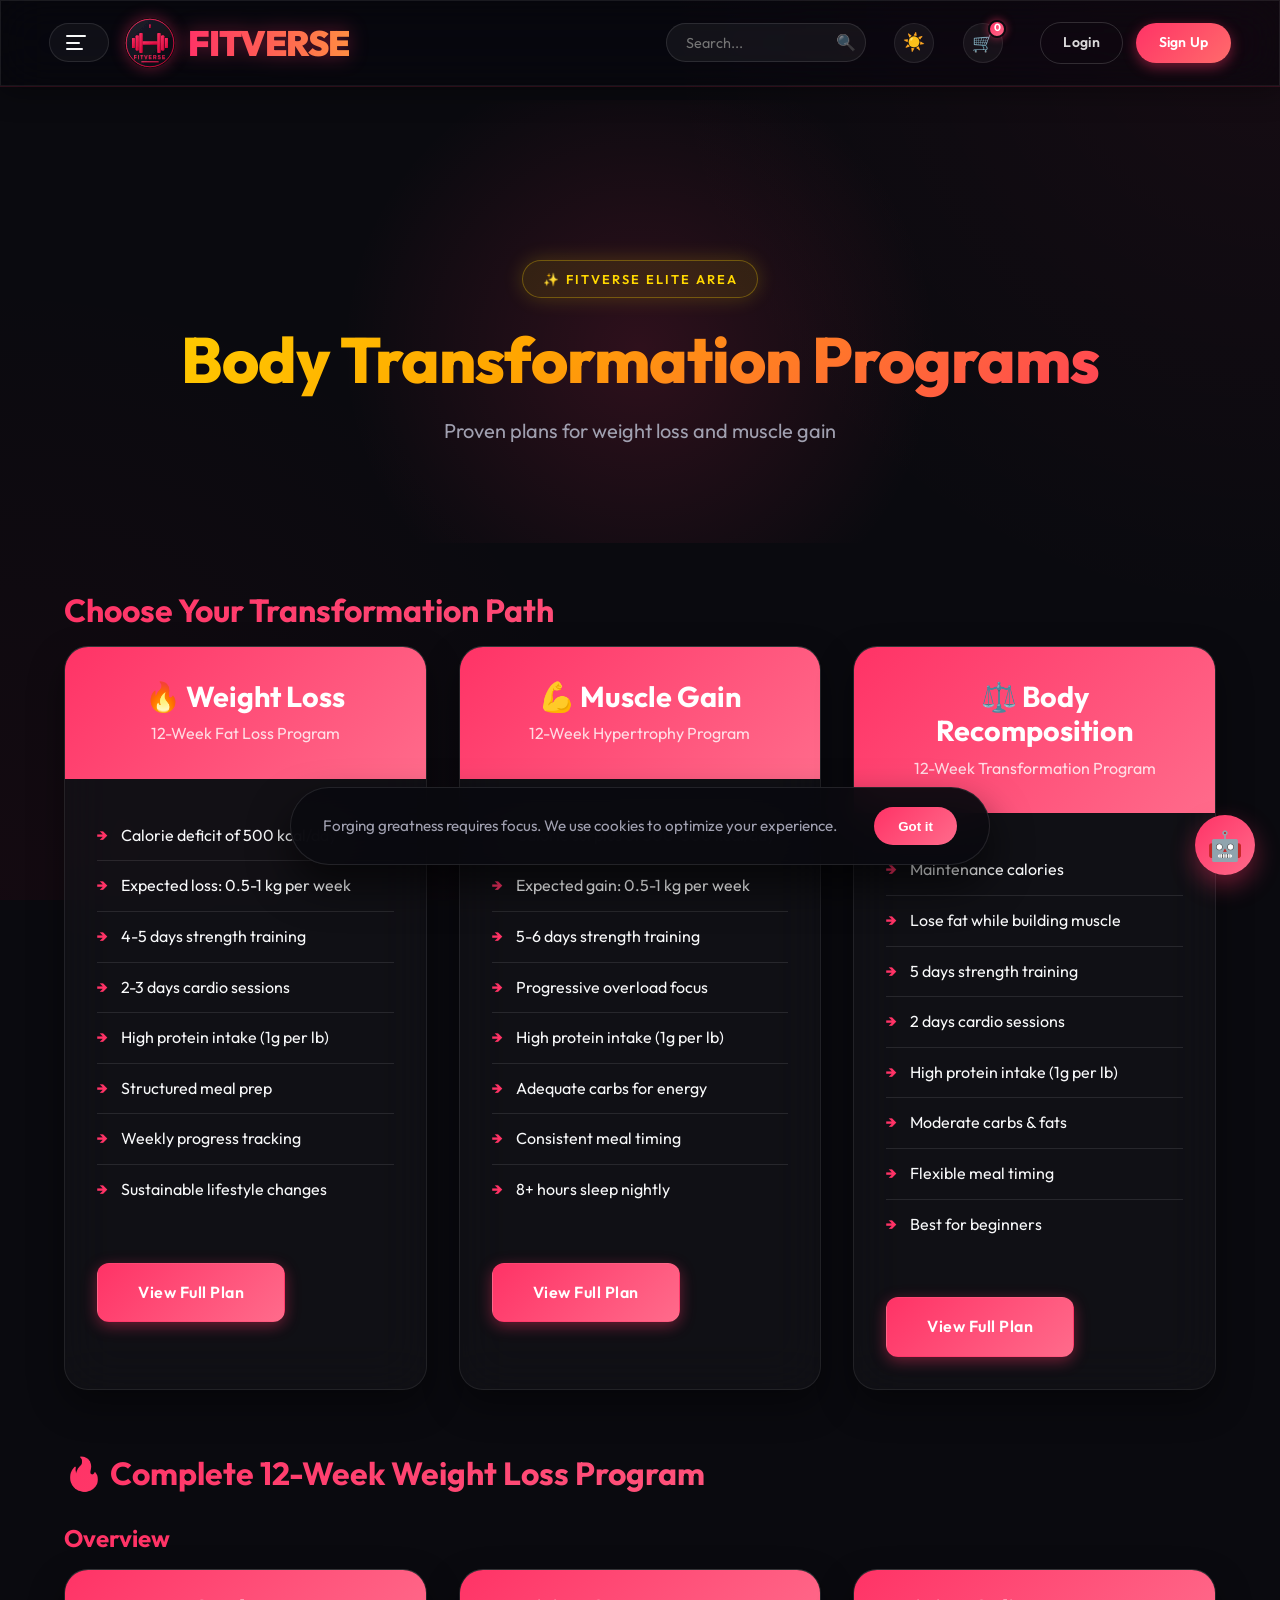
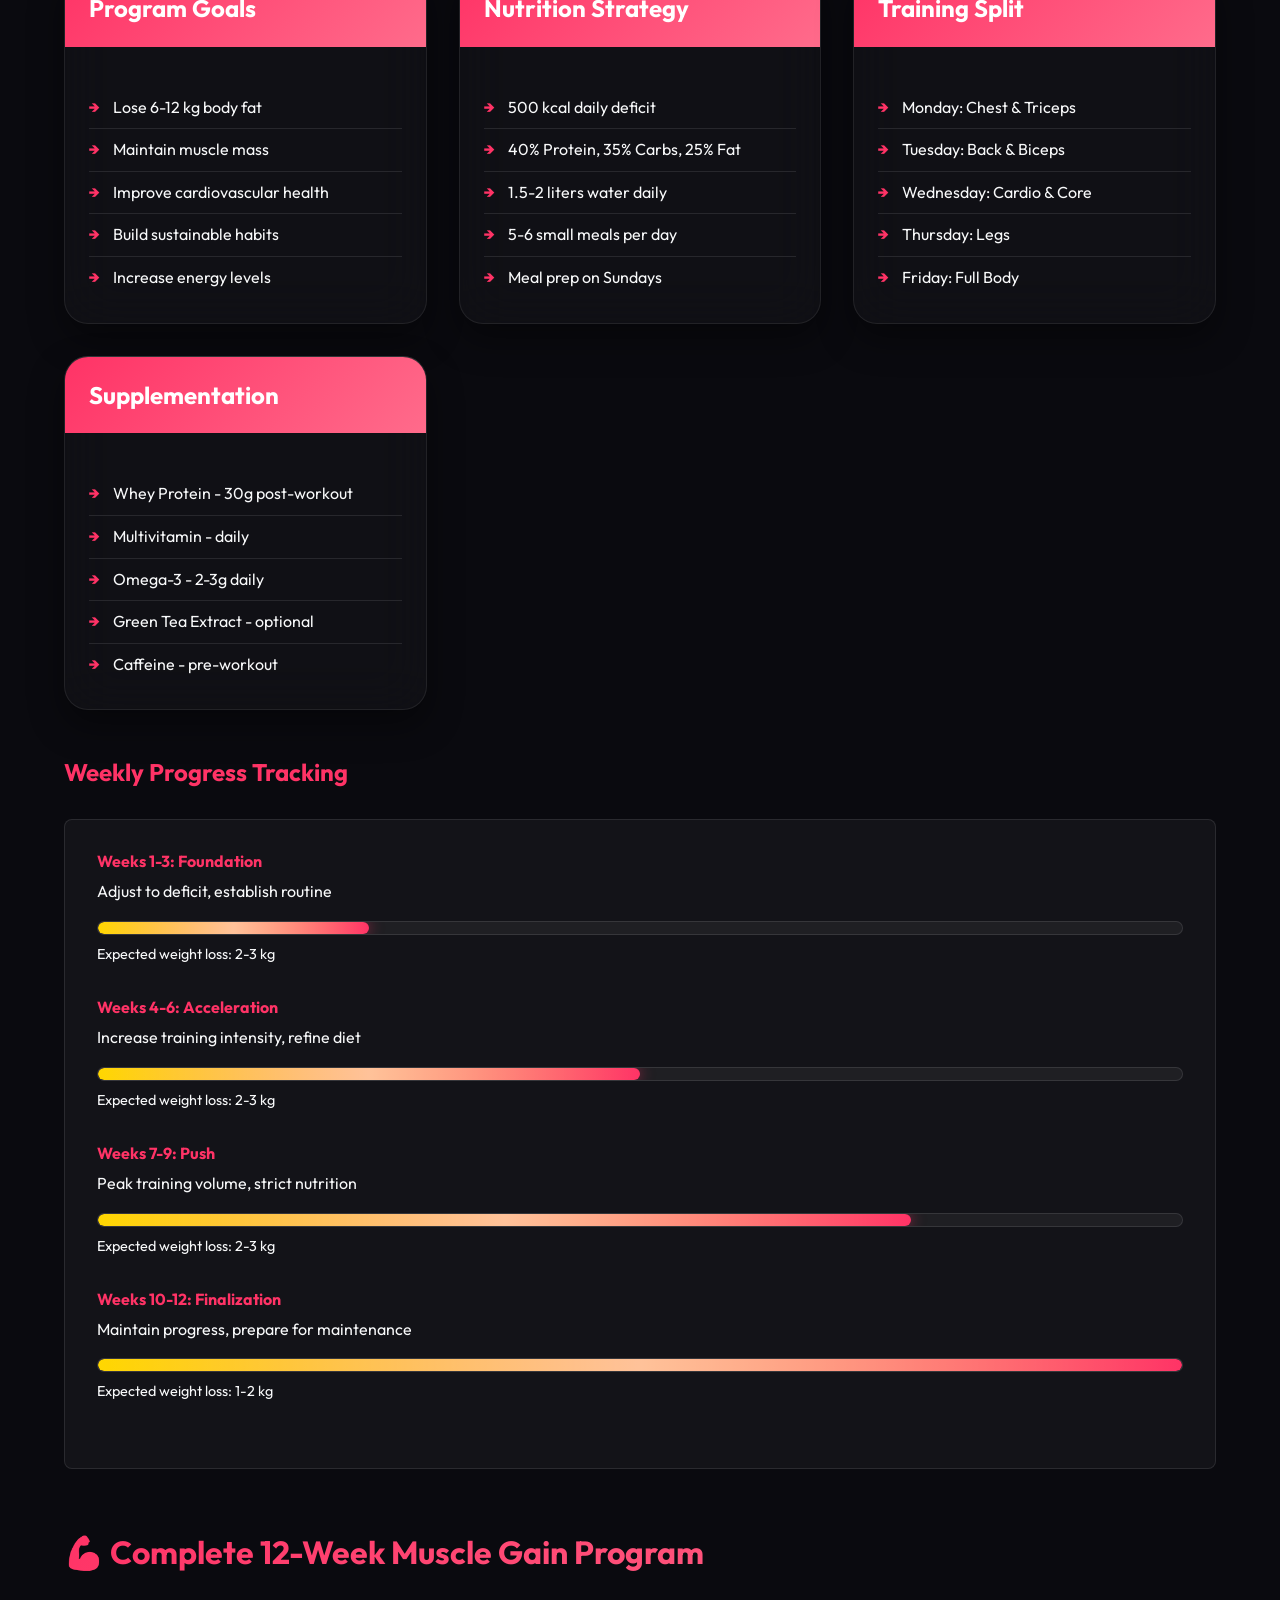
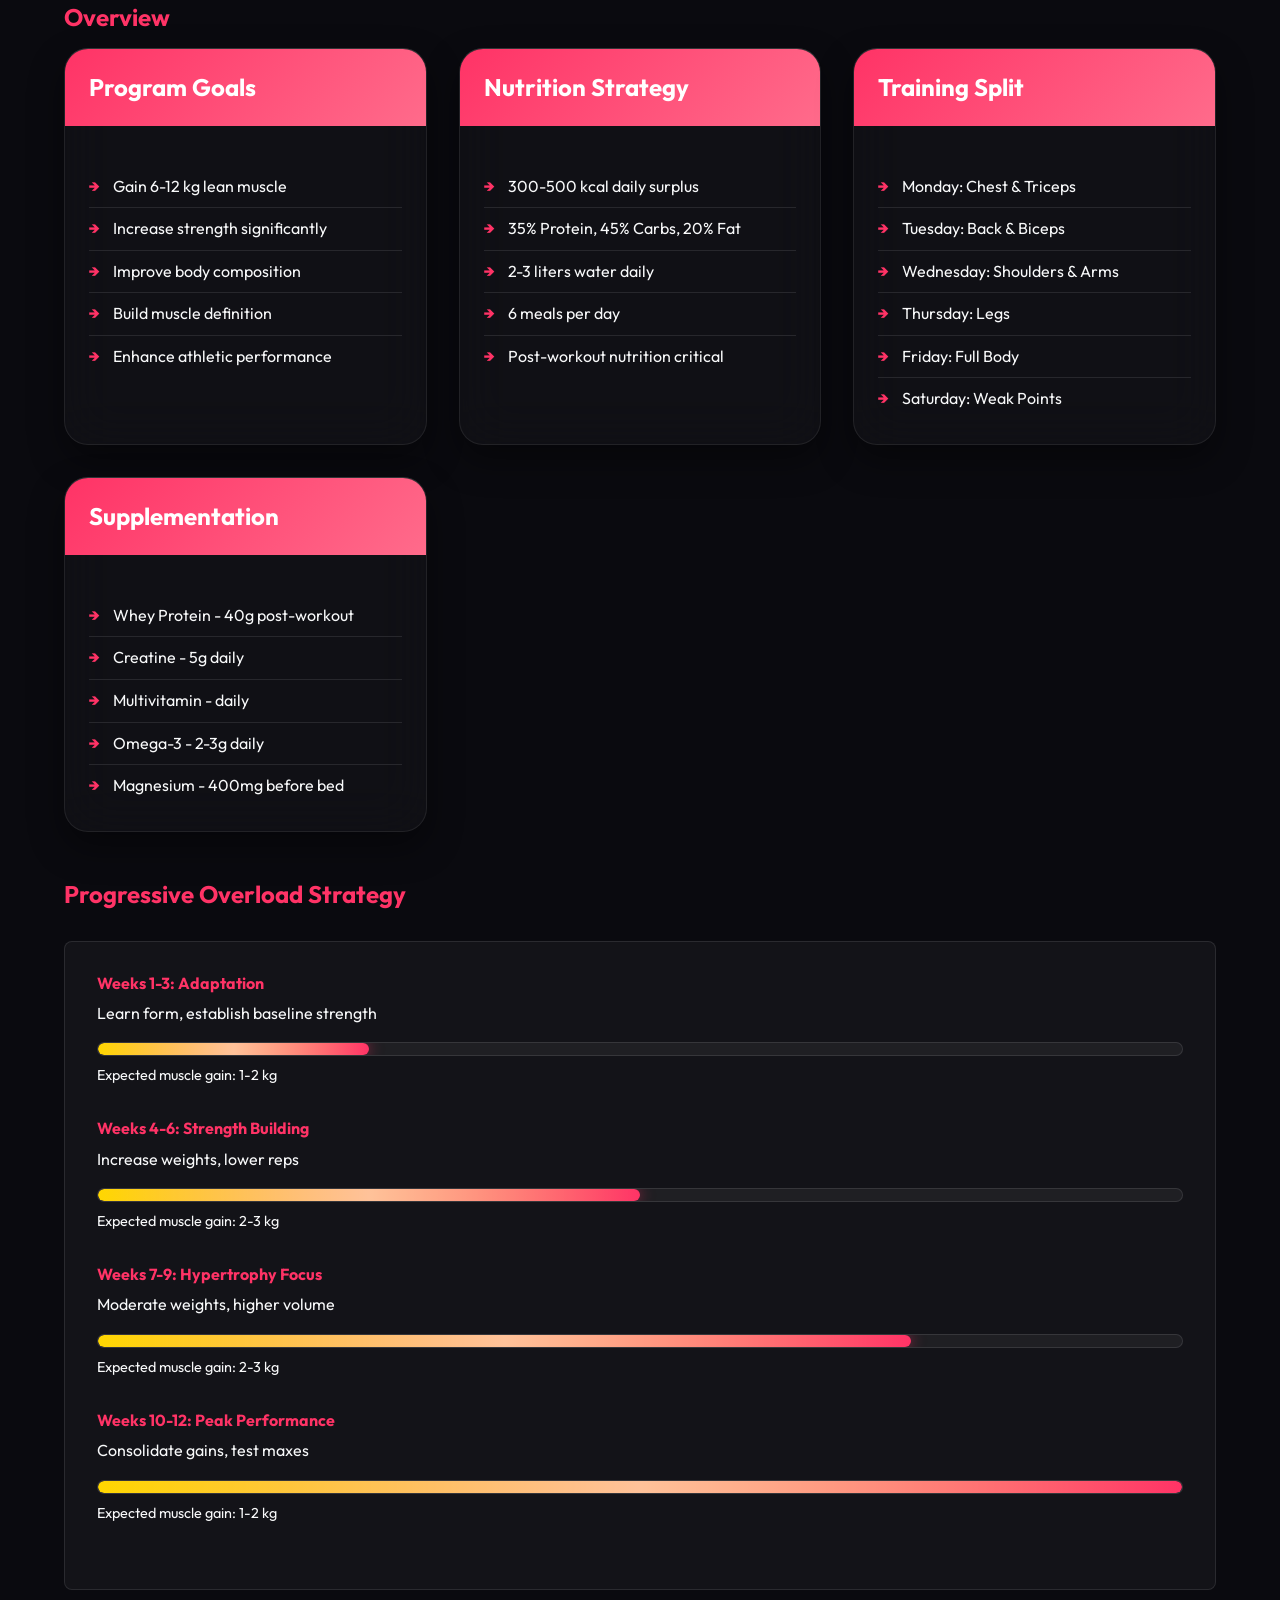
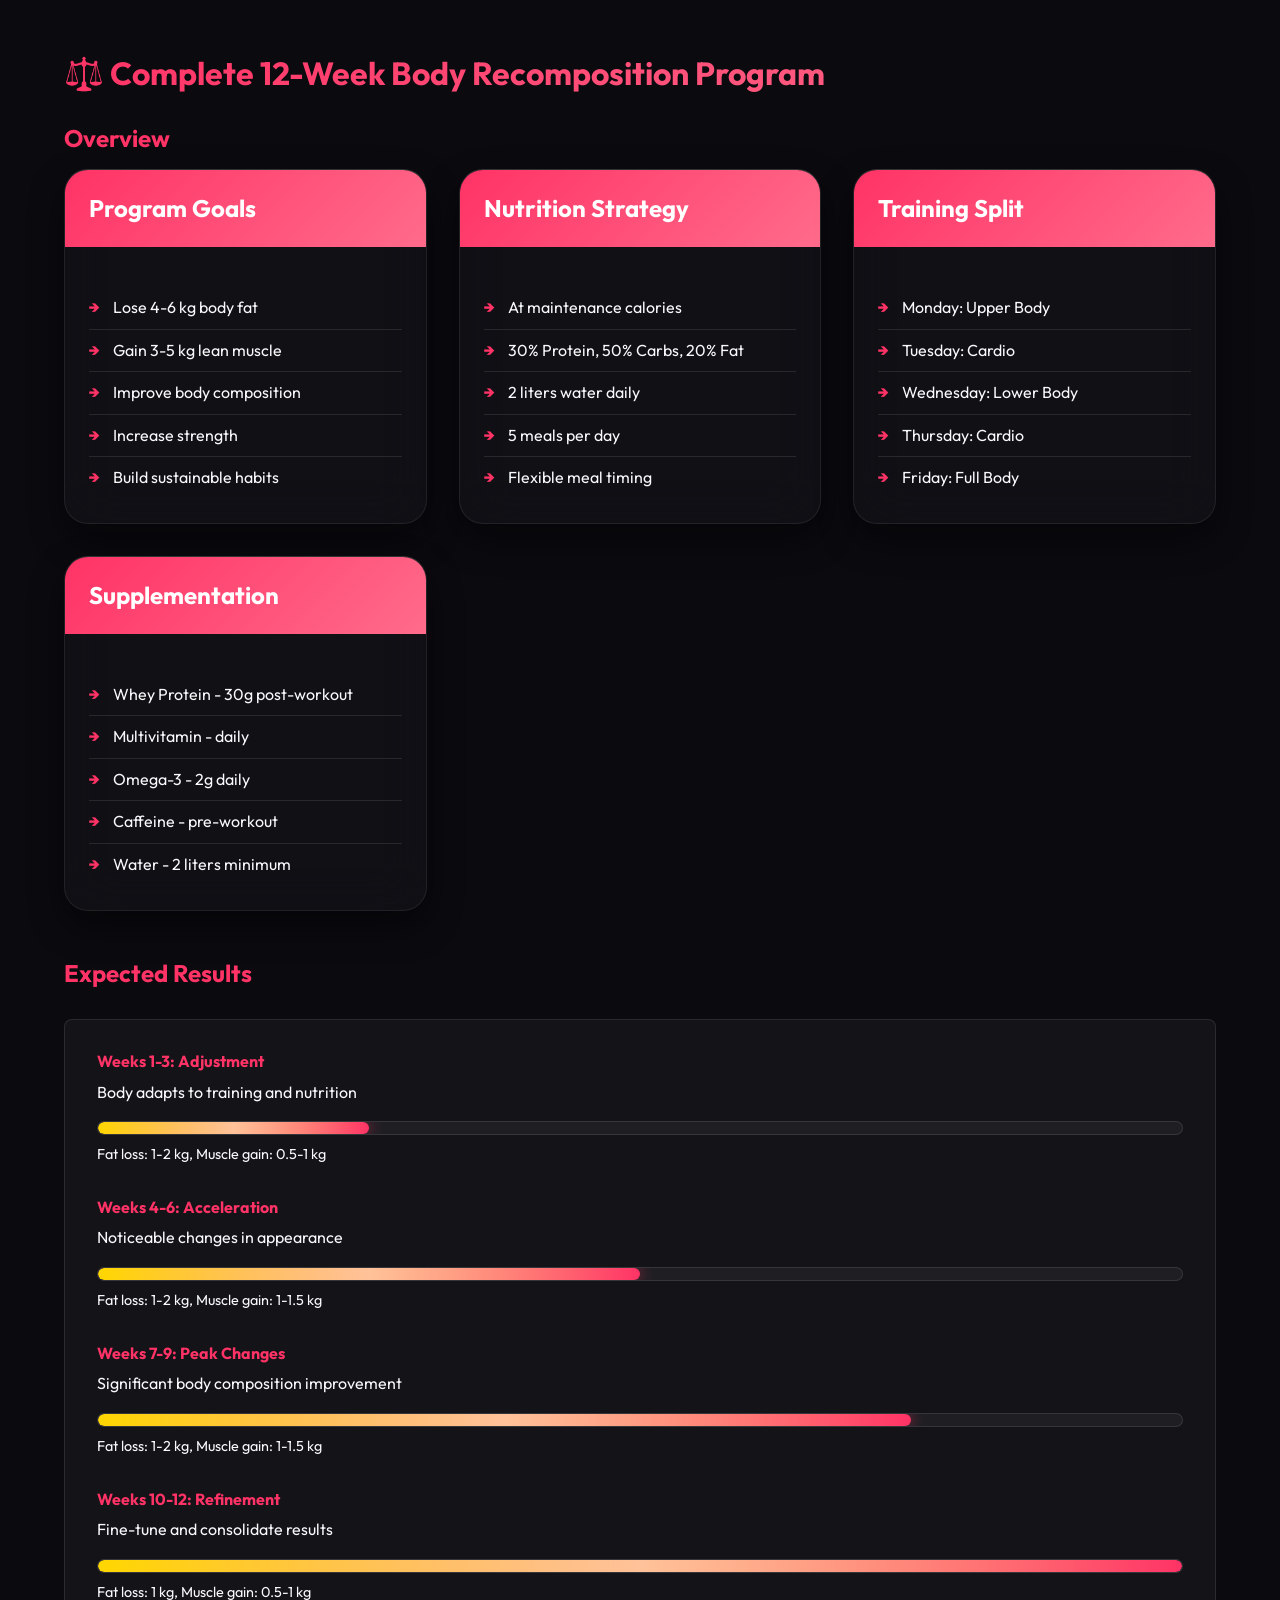
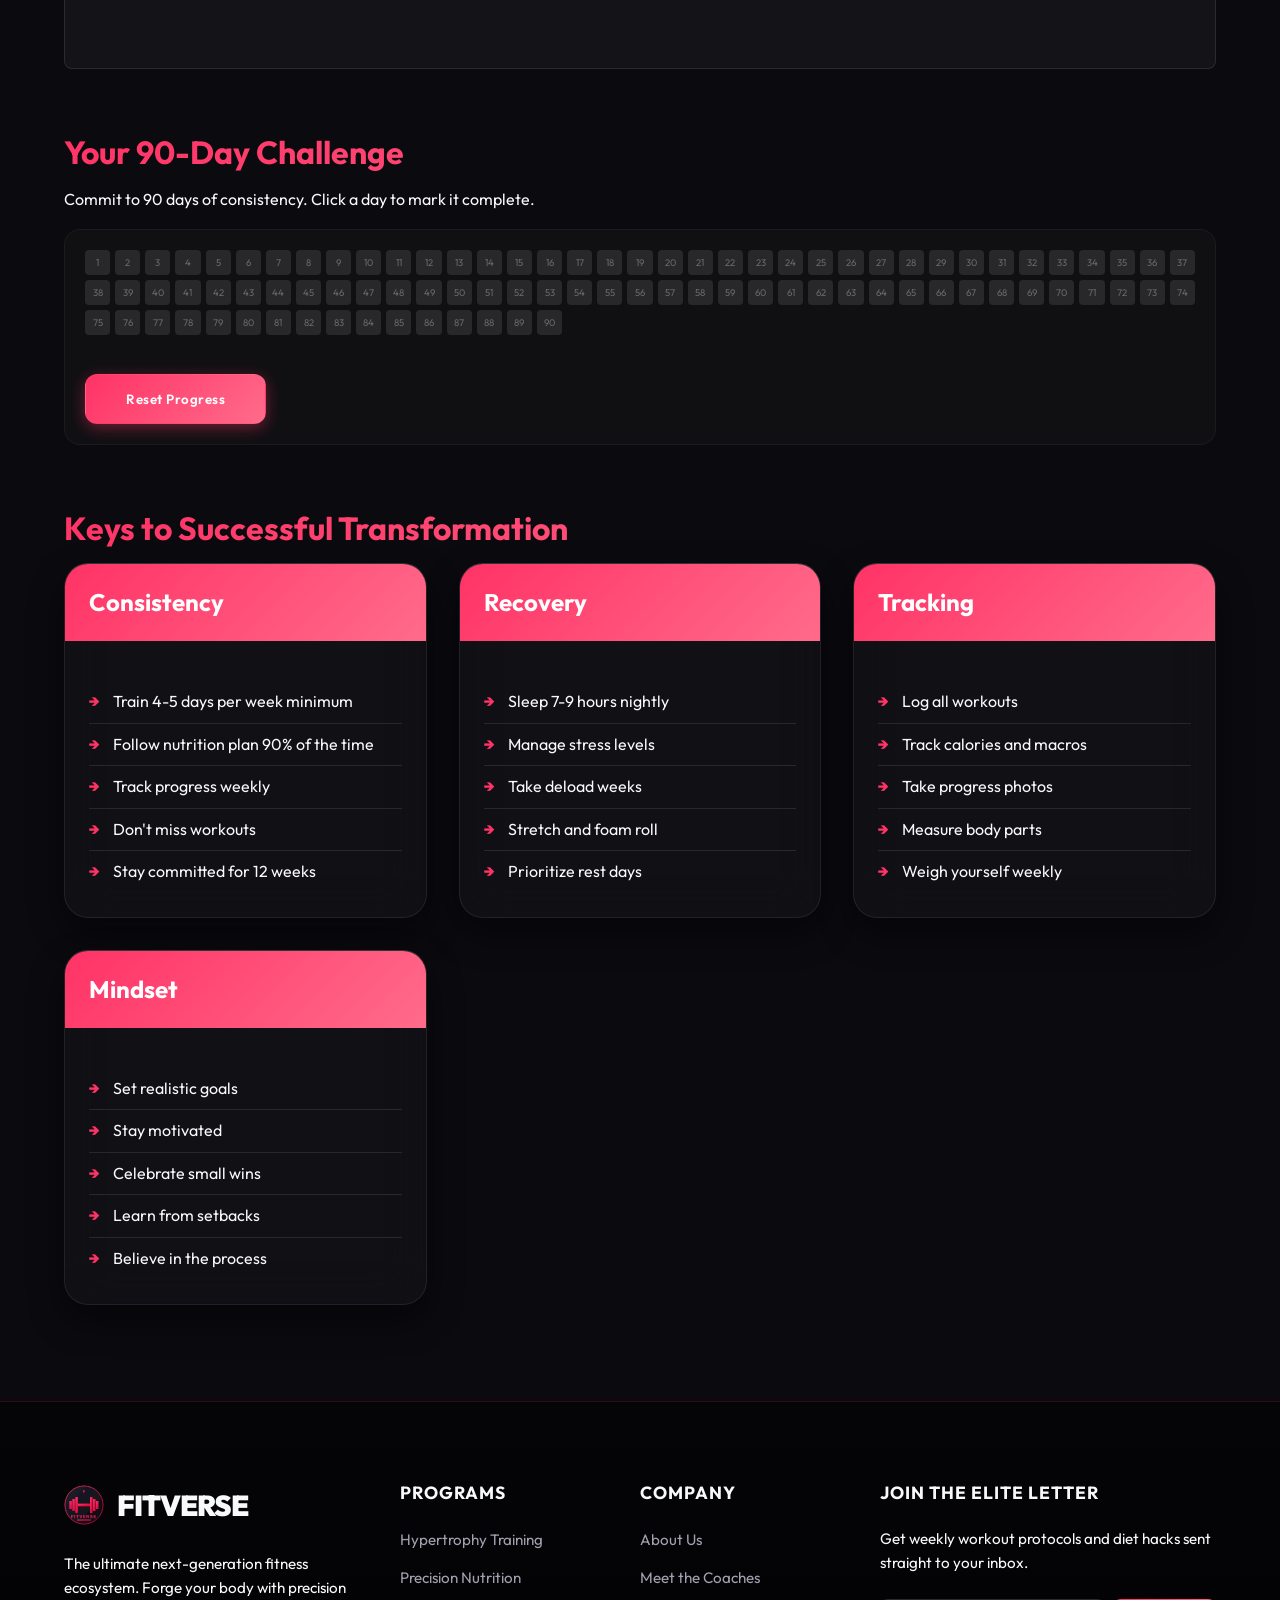
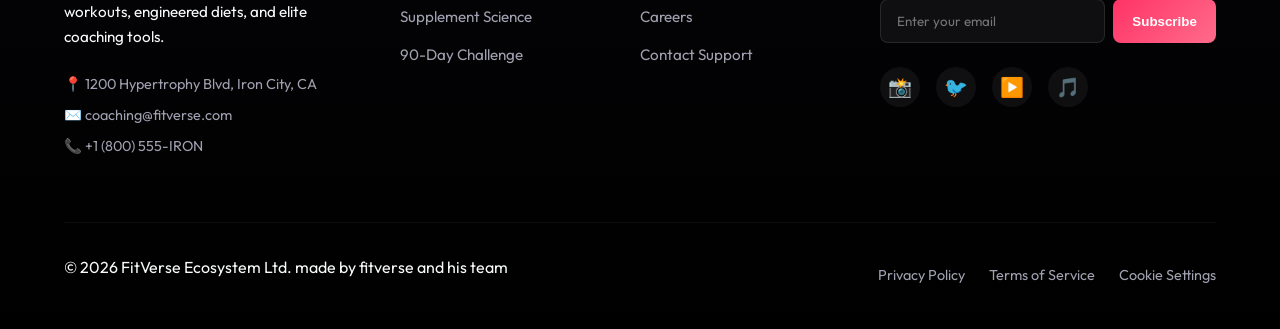
<file: transformation.html>
<!DOCTYPE html>
<html lang="en">

<head>
    <meta charset="UTF-8">
    <meta name="viewport" content="width=device-width, initial-scale=1.0">
    <title>Transformation - FitVerse</title>
    <link rel="stylesheet" href="styles.css">
</head>

<body>
    <div class="scroll-progress-bar" id="scrollProgressBar"></div>
    <nav class="navbar minimalist-nav">
        <div class="container nav-container">
            <div class="nav-wrapper nav-wrapper-flex">
                <div class="nav-left nav-left-flex">
                    <button class="menu-toggle-btn reset-margin" id="desktopMenuBtn">
                        <span class="hamburger-icon" aria-hidden="true">
                            <span></span><span></span><span></span>
                        </span>
                    </button>
                    <div class="logo">
                        <a href="index.html" class="brand-link">
                            <img src="logo.svg" alt="FitVerse" class="brand-logo">
                            <span class="brand-name">FITVERSE</span>
                        </a>
                    </div>
                </div>
                <div class="nav-actions">
                    <form class="nav-search-form nav-search-flex" onsubmit="event.preventDefault(); window.location.href='workouts.html';">
                        <input type="text" placeholder="Search..." class="nav-search-input">
                        <span class="nav-search-icon">🔍</span>
                    </form>
                    <button id="themeToggleBtn" class="action-icon action-icon-theme" title="Toggle Theme">☀️</button>
                    <a href="shop.html" id="navCartBtn" class="action-icon action-icon-cart" title="Cart">🛒<span class="cart-badge" id="navCartBadge">0</span></a>
                    <a href="login.html" class="btn-auth login" id="navLoginBtn">Login</a>
                    <a href="login.html" class="btn-auth signup" id="navSignupBtn">Sign Up</a>
                </div>
            </div>
        </div>
    </nav>
    <div class="fullscreen-menu" id="fullscreenMenu">
        <div class="sidebar-backdrop" id="sidebarBackdrop"></div>
        <div class="sleek-sidebar">
            <div class="sidebar-header">
                <a href="index.html" class="brand-link brand-link-sidebar">
                    <img src="logo.svg" alt="FitVerse" class="brand-logo brand-logo-sidebar">
                    <span class="brand-name brand-name-sidebar">FITVERSE</span>
                </a>
                <button class="close-menu-btn" id="closeMenuBtn">✕</button>
            </div>
            <div class="sidebar-content">
                <h4 class="sidebar-subtitle">MAIN MENU</h4>
                <ul class="sleek-nav-links">
                    <li>
                        <a href="index.html" class="active">
                            <span class="nav-icon">⌂</span>
                            Home
                            <span class="active-ring"></span>
                        </a>
                    </li>
                    <li>
                        <a href="workouts.html">
                            <span class="nav-icon">⚡</span>
                            Workouts
                            <span class="active-ring"></span>
                        </a>
                    </li>
                    <li>
                        <a href="diet.html">
                            <span class="nav-icon">🥗</span>
                            Diet Plan
                            <span class="active-ring"></span>
                        </a>
                    </li>
                    <li>
                        <a href="supplements.html">
                            <span class="nav-icon">💊</span>
                            Supplements
                            <span class="active-ring"></span>
                        </a>
                    </li>
                    <li>
                        <a href="shop.html">
                            <span class="nav-icon">🛒</span>
                            Store
                            <span class="active-ring"></span>
                        </a>
                    </li>
                </ul>
                <h4 class="sidebar-subtitle sidebar-subtitle-exclusive">EXCLUSIVE</h4>
                <ul class="sleek-nav-links">
                    <li>
                        <a href="premium.html" class="premium-link">
                            <span class="nav-icon nav-icon-premium">⭐</span>
                            Premium Hub
                        </a>
                    </li>
                </ul>
            </div>
            <div class="sidebar-footer">
                <div class="quick-add">
                    <span class="hydration-title">QUICK-ADD HYDRATION</span>
                    <div class="hydration-controls">
                        <button class="hydration-btn">-</button>
                        <span class="hydration-count">0</span>
                        <button class="hydration-btn">+</button>
                    </div>
                </div>
            </div>
        </div>
    </div>
    <!-- Page Header -->
    <section class="nextgen-header">
        <div class="container hero-container-z">
            <div class="badge glow-badge">✨ FitVerse Elite Area</div>
            <h1 class="gradient-text">Body Transformation Programs</h1>
            <p class="header-subtitle">Proven plans for weight loss and muscle gain</p>
        </div>
        <div class="header-glow"></div>
    </section>
    <section class="transformation-section">
        <div class="container">
            <h2>Choose Your Transformation Path</h2>
            <div class="plan-cards">
                <div class="plan-card">
                    <div class="plan-header">
                        <h2>🔥 Weight Loss</h2>
                        <p>12-Week Fat Loss Program</p>
                    </div>
                    <div class="plan-body">
                        <ul class="plan-details">
                            <li>Calorie deficit of 500 kcal/day</li>
                            <li>Expected loss: 0.5-1 kg per week</li>
                            <li>4-5 days strength training</li>
                            <li>2-3 days cardio sessions</li>
                            <li>High protein intake (1g per lb)</li>
                            <li>Structured meal prep</li>
                            <li>Weekly progress tracking</li>
                            <li>Sustainable lifestyle changes</li>
                        </ul>
                        <a href="#weight-loss-details" class="btn btn-primary mt-1-5">View Full Plan</a>
                    </div>
                </div>
                <div class="plan-card">
                    <div class="plan-header">
                        <h2>💪 Muscle Gain</h2>
                        <p>12-Week Hypertrophy Program</p>
                    </div>
                    <div class="plan-body">
                        <ul class="plan-details">
                            <li>Calorie surplus of 300-500 kcal/day</li>
                            <li>Expected gain: 0.5-1 kg per week</li>
                            <li>5-6 days strength training</li>
                            <li>Progressive overload focus</li>
                            <li>High protein intake (1g per lb)</li>
                            <li>Adequate carbs for energy</li>
                            <li>Consistent meal timing</li>
                            <li>8+ hours sleep nightly</li>
                        </ul>
                        <a href="#muscle-gain-details" class="btn btn-primary mt-1-5">View Full Plan</a>
                    </div>
                </div>
                <div class="plan-card">
                    <div class="plan-header">
                        <h2>⚖️ Body Recomposition</h2>
                        <p>12-Week Transformation Program</p>
                    </div>
                    <div class="plan-body">
                        <ul class="plan-details">
                            <li>Maintenance calories</li>
                            <li>Lose fat while building muscle</li>
                            <li>5 days strength training</li>
                            <li>2 days cardio sessions</li>
                            <li>High protein intake (1g per lb)</li>
                            <li>Moderate carbs & fats</li>
                            <li>Flexible meal timing</li>
                            <li>Best for beginners</li>
                        </ul>
                        <a href="#recomposition-details" class="btn btn-primary mt-1-5">View Full Plan</a>
                    </div>
                </div>
            </div>
            <div id="weight-loss-details" class="mt-4">
                <h2>🔥 Complete 12-Week Weight Loss Program</h2>
                <h3 class="mt-2">Overview</h3>
                <div class="routine-cards">
                    <div class="routine-card">
                        <div class="routine-header">
                            <h3>Program Goals</h3>
                        </div>
                        <div class="routine-body">
                            <ul class="exercise-list">
                                <li>Lose 6-12 kg body fat</li>
                                <li>Maintain muscle mass</li>
                                <li>Improve cardiovascular health</li>
                                <li>Build sustainable habits</li>
                                <li>Increase energy levels</li>
                            </ul>
                        </div>
                    </div>
                    <div class="routine-card">
                        <div class="routine-header">
                            <h3>Nutrition Strategy</h3>
                        </div>
                        <div class="routine-body">
                            <ul class="exercise-list">
                                <li>500 kcal daily deficit</li>
                                <li>40% Protein, 35% Carbs, 25% Fat</li>
                                <li>1.5-2 liters water daily</li>
                                <li>5-6 small meals per day</li>
                                <li>Meal prep on Sundays</li>
                            </ul>
                        </div>
                    </div>
                    <div class="routine-card">
                        <div class="routine-header">
                            <h3>Training Split</h3>
                        </div>
                        <div class="routine-body">
                            <ul class="exercise-list">
                                <li>Monday: Chest & Triceps</li>
                                <li>Tuesday: Back & Biceps</li>
                                <li>Wednesday: Cardio & Core</li>
                                <li>Thursday: Legs</li>
                                <li>Friday: Full Body</li>
                            </ul>
                        </div>
                    </div>
                    <div class="routine-card">
                        <div class="routine-header">
                            <h3>Supplementation</h3>
                        </div>
                        <div class="routine-body">
                            <ul class="exercise-list">
                                <li>Whey Protein - 30g post-workout</li>
                                <li>Multivitamin - daily</li>
                                <li>Omega-3 - 2-3g daily</li>
                                <li>Green Tea Extract - optional</li>
                                <li>Caffeine - pre-workout</li>
                            </ul>
                        </div>
                    </div>
                </div>
                <h3 class="mt-2">Weekly Progress Tracking</h3>
                <div class="progress-section">
                    <div class="progress-item">
                        <h4>Weeks 1-3: Foundation</h4>
                        <p>Adjust to deficit, establish routine</p>
                        <div class="progress-bar">
                            <div class="progress-fill w-25"></div>
                        </div>
                        <p class="mt-0-5 text-sm">Expected weight loss: 2-3 kg</p>
                    </div>
                    <div class="progress-item">
                        <h4>Weeks 4-6: Acceleration</h4>
                        <p>Increase training intensity, refine diet</p>
                        <div class="progress-bar">
                            <div class="progress-fill w-50"></div>
                        </div>
                        <p class="mt-0-5 text-sm">Expected weight loss: 2-3 kg</p>
                    </div>
                    <div class="progress-item">
                        <h4>Weeks 7-9: Push</h4>
                        <p>Peak training volume, strict nutrition</p>
                        <div class="progress-bar">
                            <div class="progress-fill w-75"></div>
                        </div>
                        <p class="mt-0-5 text-sm">Expected weight loss: 2-3 kg</p>
                    </div>
                    <div class="progress-item">
                        <h4>Weeks 10-12: Finalization</h4>
                        <p>Maintain progress, prepare for maintenance</p>
                        <div class="progress-bar">
                            <div class="progress-fill w-100"></div>
                        </div>
                        <p class="mt-0-5 text-sm">Expected weight loss: 1-2 kg</p>
                    </div>
                </div>
            </div>
            <div id="muscle-gain-details" class="mt-4">
                <h2>💪 Complete 12-Week Muscle Gain Program</h2>
                <h3 class="mt-2">Overview</h3>
                <div class="routine-cards">
                    <div class="routine-card">
                        <div class="routine-header">
                            <h3>Program Goals</h3>
                        </div>
                        <div class="routine-body">
                            <ul class="exercise-list">
                                <li>Gain 6-12 kg lean muscle</li>
                                <li>Increase strength significantly</li>
                                <li>Improve body composition</li>
                                <li>Build muscle definition</li>
                                <li>Enhance athletic performance</li>
                            </ul>
                        </div>
                    </div>
                    <div class="routine-card">
                        <div class="routine-header">
                            <h3>Nutrition Strategy</h3>
                        </div>
                        <div class="routine-body">
                            <ul class="exercise-list">
                                <li>300-500 kcal daily surplus</li>
                                <li>35% Protein, 45% Carbs, 20% Fat</li>
                                <li>2-3 liters water daily</li>
                                <li>6 meals per day</li>
                                <li>Post-workout nutrition critical</li>
                            </ul>
                        </div>
                    </div>
                    <div class="routine-card">
                        <div class="routine-header">
                            <h3>Training Split</h3>
                        </div>
                        <div class="routine-body">
                            <ul class="exercise-list">
                                <li>Monday: Chest & Triceps</li>
                                <li>Tuesday: Back & Biceps</li>
                                <li>Wednesday: Shoulders & Arms</li>
                                <li>Thursday: Legs</li>
                                <li>Friday: Full Body</li>
                                <li>Saturday: Weak Points</li>
                            </ul>
                        </div>
                    </div>
                    <div class="routine-card">
                        <div class="routine-header">
                            <h3>Supplementation</h3>
                        </div>
                        <div class="routine-body">
                            <ul class="exercise-list">
                                <li>Whey Protein - 40g post-workout</li>
                                <li>Creatine - 5g daily</li>
                                <li>Multivitamin - daily</li>
                                <li>Omega-3 - 2-3g daily</li>
                                <li>Magnesium - 400mg before bed</li>
                            </ul>
                        </div>
                    </div>
                </div>
                <h3 class="mt-2">Progressive Overload Strategy</h3>
                <div class="progress-section">
                    <div class="progress-item">
                        <h4>Weeks 1-3: Adaptation</h4>
                        <p>Learn form, establish baseline strength</p>
                        <div class="progress-bar">
                            <div class="progress-fill w-25"></div>
                        </div>
                        <p class="mt-0-5 text-sm">Expected muscle gain: 1-2 kg</p>
                    </div>
                    <div class="progress-item">
                        <h4>Weeks 4-6: Strength Building</h4>
                        <p>Increase weights, lower reps</p>
                        <div class="progress-bar">
                            <div class="progress-fill w-50"></div>
                        </div>
                        <p class="mt-0-5 text-sm">Expected muscle gain: 2-3 kg</p>
                    </div>
                    <div class="progress-item">
                        <h4>Weeks 7-9: Hypertrophy Focus</h4>
                        <p>Moderate weights, higher volume</p>
                        <div class="progress-bar">
                            <div class="progress-fill w-75"></div>
                        </div>
                        <p class="mt-0-5 text-sm">Expected muscle gain: 2-3 kg</p>
                    </div>
                    <div class="progress-item">
                        <h4>Weeks 10-12: Peak Performance</h4>
                        <p>Consolidate gains, test maxes</p>
                        <div class="progress-bar">
                            <div class="progress-fill w-100"></div>
                        </div>
                        <p class="mt-0-5 text-sm">Expected muscle gain: 1-2 kg</p>
                    </div>
                </div>
            </div>
            <div id="recomposition-details" class="mt-4">
                <h2>⚖️ Complete 12-Week Body Recomposition Program</h2>
                <h3 class="mt-2">Overview</h3>
                <div class="routine-cards">
                    <div class="routine-card">
                        <div class="routine-header">
                            <h3>Program Goals</h3>
                        </div>
                        <div class="routine-body">
                            <ul class="exercise-list">
                                <li>Lose 4-6 kg body fat</li>
                                <li>Gain 3-5 kg lean muscle</li>
                                <li>Improve body composition</li>
                                <li>Increase strength</li>
                                <li>Build sustainable habits</li>
                            </ul>
                        </div>
                    </div>
                    <div class="routine-card">
                        <div class="routine-header">
                            <h3>Nutrition Strategy</h3>
                        </div>
                        <div class="routine-body">
                            <ul class="exercise-list">
                                <li>At maintenance calories</li>
                                <li>30% Protein, 50% Carbs, 20% Fat</li>
                                <li>2 liters water daily</li>
                                <li>5 meals per day</li>
                                <li>Flexible meal timing</li>
                            </ul>
                        </div>
                    </div>
                    <div class="routine-card">
                        <div class="routine-header">
                            <h3>Training Split</h3>
                        </div>
                        <div class="routine-body">
                            <ul class="exercise-list">
                                <li>Monday: Upper Body</li>
                                <li>Tuesday: Cardio</li>
                                <li>Wednesday: Lower Body</li>
                                <li>Thursday: Cardio</li>
                                <li>Friday: Full Body</li>
                            </ul>
                        </div>
                    </div>
                    <div class="routine-card">
                        <div class="routine-header">
                            <h3>Supplementation</h3>
                        </div>
                        <div class="routine-body">
                            <ul class="exercise-list">
                                <li>Whey Protein - 30g post-workout</li>
                                <li>Multivitamin - daily</li>
                                <li>Omega-3 - 2g daily</li>
                                <li>Caffeine - pre-workout</li>
                                <li>Water - 2 liters minimum</li>
                            </ul>
                        </div>
                    </div>
                </div>
                <h3 class="mt-2">Expected Results</h3>
                <div class="progress-section">
                    <div class="progress-item">
                        <h4>Weeks 1-3: Adjustment</h4>
                        <p>Body adapts to training and nutrition</p>
                        <div class="progress-bar">
                            <div class="progress-fill w-25"></div>
                        </div>
                        <p class="mt-0-5 text-sm">Fat loss: 1-2 kg, Muscle gain: 0.5-1 kg</p>
                    </div>
                    <div class="progress-item">
                        <h4>Weeks 4-6: Acceleration</h4>
                        <p>Noticeable changes in appearance</p>
                        <div class="progress-bar">
                            <div class="progress-fill w-50"></div>
                        </div>
                        <p class="mt-0-5 text-sm">Fat loss: 1-2 kg, Muscle gain: 1-1.5 kg</p>
                    </div>
                    <div class="progress-item">
                        <h4>Weeks 7-9: Peak Changes</h4>
                        <p>Significant body composition improvement</p>
                        <div class="progress-bar">
                            <div class="progress-fill w-75"></div>
                        </div>
                        <p class="mt-0-5 text-sm">Fat loss: 1-2 kg, Muscle gain: 1-1.5 kg</p>
                    </div>
                    <div class="progress-item">
                        <h4>Weeks 10-12: Refinement</h4>
                        <p>Fine-tune and consolidate results</p>
                        <div class="progress-bar">
                            <div class="progress-fill w-100"></div>
                        </div>
                        <p class="mt-0-5 text-sm">Fat loss: 1 kg, Muscle gain: 0.5-1 kg</p>
                    </div>
                </div>
            </div>
            <h2 class="mt-4">Your 90-Day Challenge</h2>
            <p>Commit to 90 days of consistency. Click a day to mark it complete.</p>
            <div class="progress-grid-container">
                <div class="progress-grid" id="progressGrid"></div>
                <button class="btn btn-primary mt-1-5" id="resetGridBtn">Reset Progress</button>
            </div>
            <h2 class="mt-4">Keys to Successful Transformation</h2>
            <div class="routine-cards">
                <div class="routine-card">
                    <div class="routine-header">
                        <h3>Consistency</h3>
                    </div>
                    <div class="routine-body">
                        <ul class="exercise-list">
                            <li>Train 4-5 days per week minimum</li>
                            <li>Follow nutrition plan 90% of the time</li>
                            <li>Track progress weekly</li>
                            <li>Don't miss workouts</li>
                            <li>Stay committed for 12 weeks</li>
                        </ul>
                    </div>
                </div>
                <div class="routine-card">
                    <div class="routine-header">
                        <h3>Recovery</h3>
                    </div>
                    <div class="routine-body">
                        <ul class="exercise-list">
                            <li>Sleep 7-9 hours nightly</li>
                            <li>Manage stress levels</li>
                            <li>Take deload weeks</li>
                            <li>Stretch and foam roll</li>
                            <li>Prioritize rest days</li>
                        </ul>
                    </div>
                </div>
                <div class="routine-card">
                    <div class="routine-header">
                        <h3>Tracking</h3>
                    </div>
                    <div class="routine-body">
                        <ul class="exercise-list">
                            <li>Log all workouts</li>
                            <li>Track calories and macros</li>
                            <li>Take progress photos</li>
                            <li>Measure body parts</li>
                            <li>Weigh yourself weekly</li>
                        </ul>
                    </div>
                </div>
                <div class="routine-card">
                    <div class="routine-header">
                        <h3>Mindset</h3>
                    </div>
                    <div class="routine-body">
                        <ul class="exercise-list">
                            <li>Set realistic goals</li>
                            <li>Stay motivated</li>
                            <li>Celebrate small wins</li>
                            <li>Learn from setbacks</li>
                            <li>Believe in the process</li>
                        </ul>
                    </div>
                </div>
            </div>
        </div>
    </section>
    <footer class="premium-footer">
        <div class="container">
            <div class="footer-grid">
                <div class="footer-brand-col">
                    <a href="index.html" class="footer-brand-link">
                        <img src="logo.svg" alt="FitVerse" class="footer-logo">
                        <span class="footer-brand-name">FITVERSE</span>
                    </a>
                    <p class="footer-description">
                        The ultimate next-generation fitness ecosystem. Forge your body with precision workouts, engineered diets, and elite coaching tools.
                    </p>
                    <div class="footer-contact">
                        <span>📍 1200 Hypertrophy Blvd, Iron City, CA</span>
                        <span>✉️ coaching@fitverse.com</span>
                        <span>📞 +1 (800) 555-IRON</span>
                    </div>
                </div>
                <div class="footer-nav-col">
                    <h4>Programs</h4>
                    <ul>
                        <li><a href="workouts.html">Hypertrophy Training</a></li>
                        <li><a href="diet.html">Precision Nutrition</a></li>
                        <li><a href="supplements.html">Supplement Science</a></li>
                        <li><a href="transformation.html">90-Day Challenge</a></li>
                    </ul>
                </div>
                <div class="footer-nav-col">
                    <h4>Company</h4>
                    <ul>
                        <li><a href="#">About Us</a></li>
                        <li><a href="#">Meet the Coaches</a></li>
                        <li><a href="#">Careers</a></li>
                        <li><a href="#">Contact Support</a></li>
                    </ul>
                </div>
                <div class="footer-newsletter-col">
                    <h4>Join the Elite Letter</h4>
                    <p>Get weekly workout protocols and diet hacks sent straight to your inbox.</p>
                    <form class="newsletter-form" onsubmit="event.preventDefault(); showToast('Subscribed!');">
                        <input type="email" placeholder="Enter your email" required>
                        <button type="submit">Subscribe</button>
                    </form>
                    <div class="social-links">
                        <a href="#" title="Instagram">📸</a>
                        <a href="#" title="Twitter">🐦</a>
                        <a href="#" title="YouTube">▶️</a>
                        <a href="#" title="TikTok">🎵</a>
                    </div>
                </div>
            </div>
            <div class="footer-bottom-bar">
                <p>&copy; 2026 FitVerse Ecosystem Ltd. made by fitverse and his team</p>
                <div class="legal-links">
                    <a href="#">Privacy Policy</a>
                    <a href="#">Terms of Service</a>
                    <a href="#">Cookie Settings</a>
                </div>
            </div>
        </div>
    </footer>
    <script src="main.js"></script>
</body>

</html>
</file>
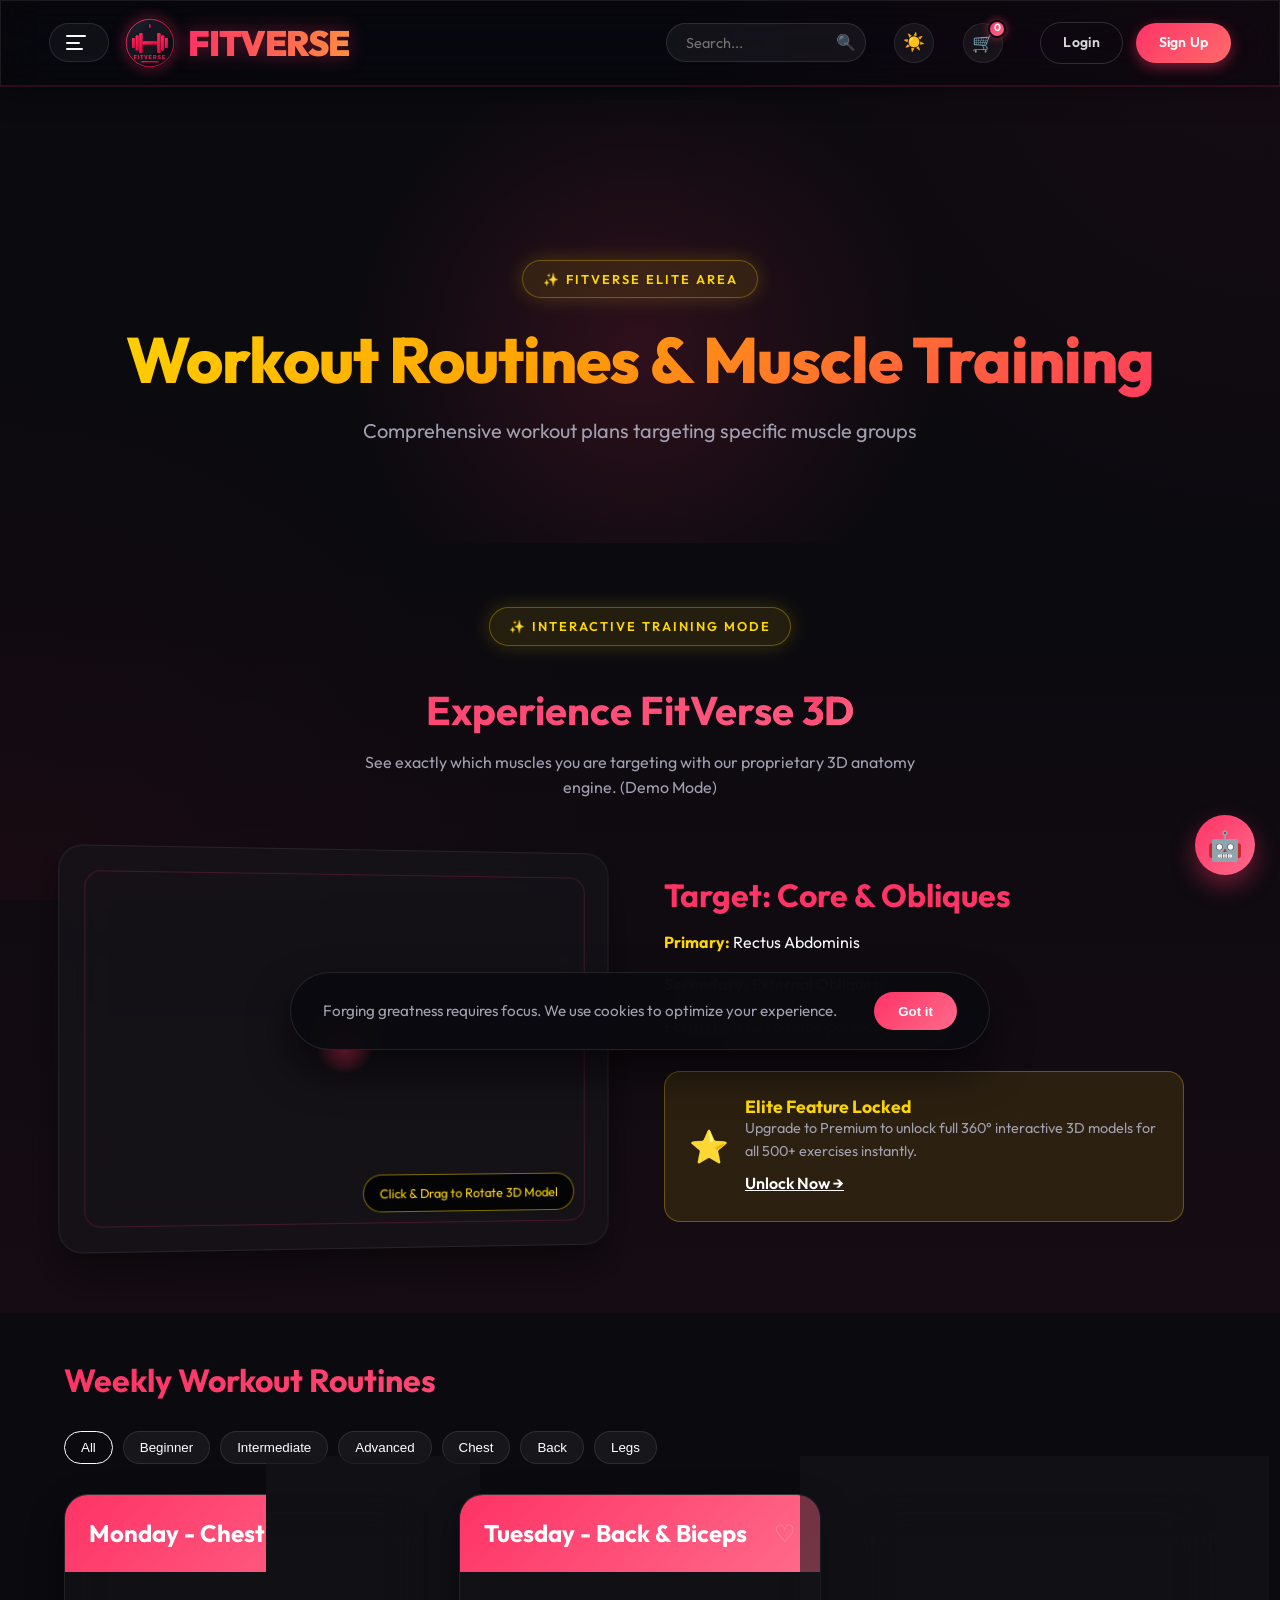
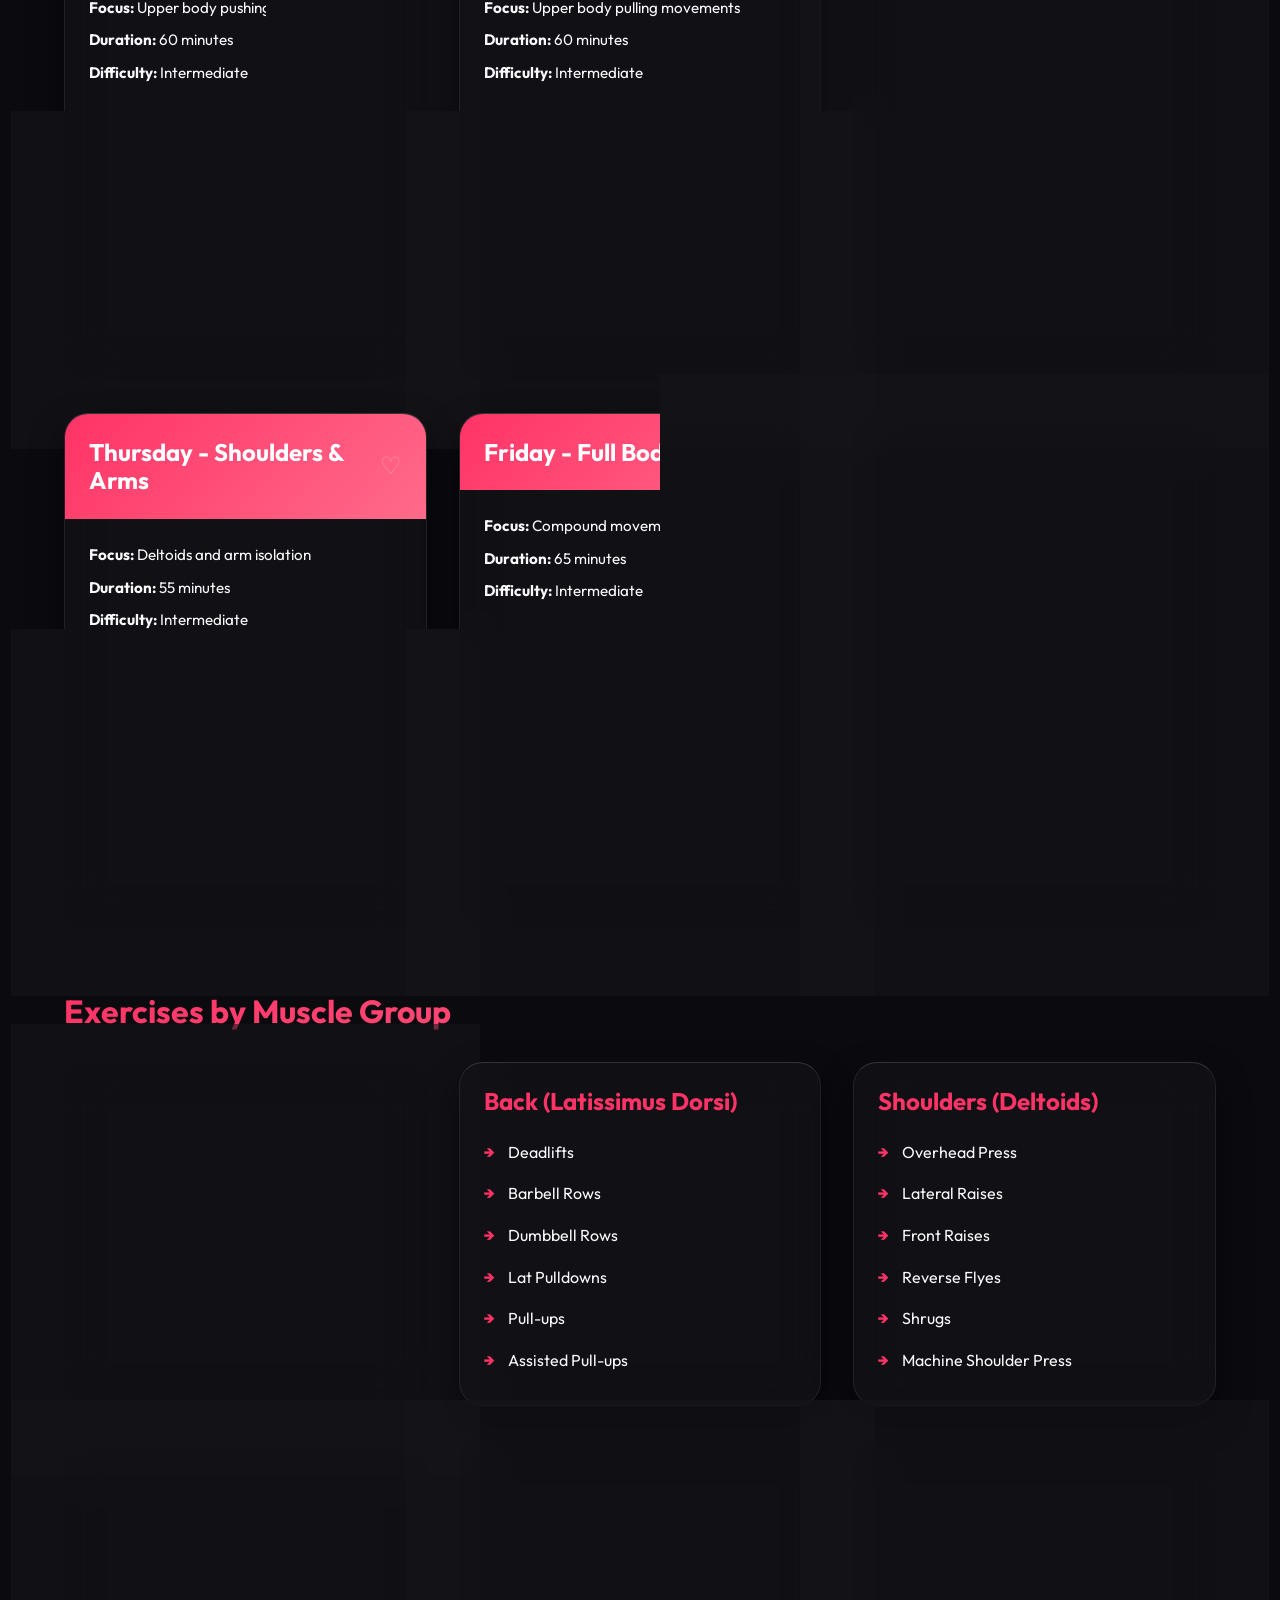
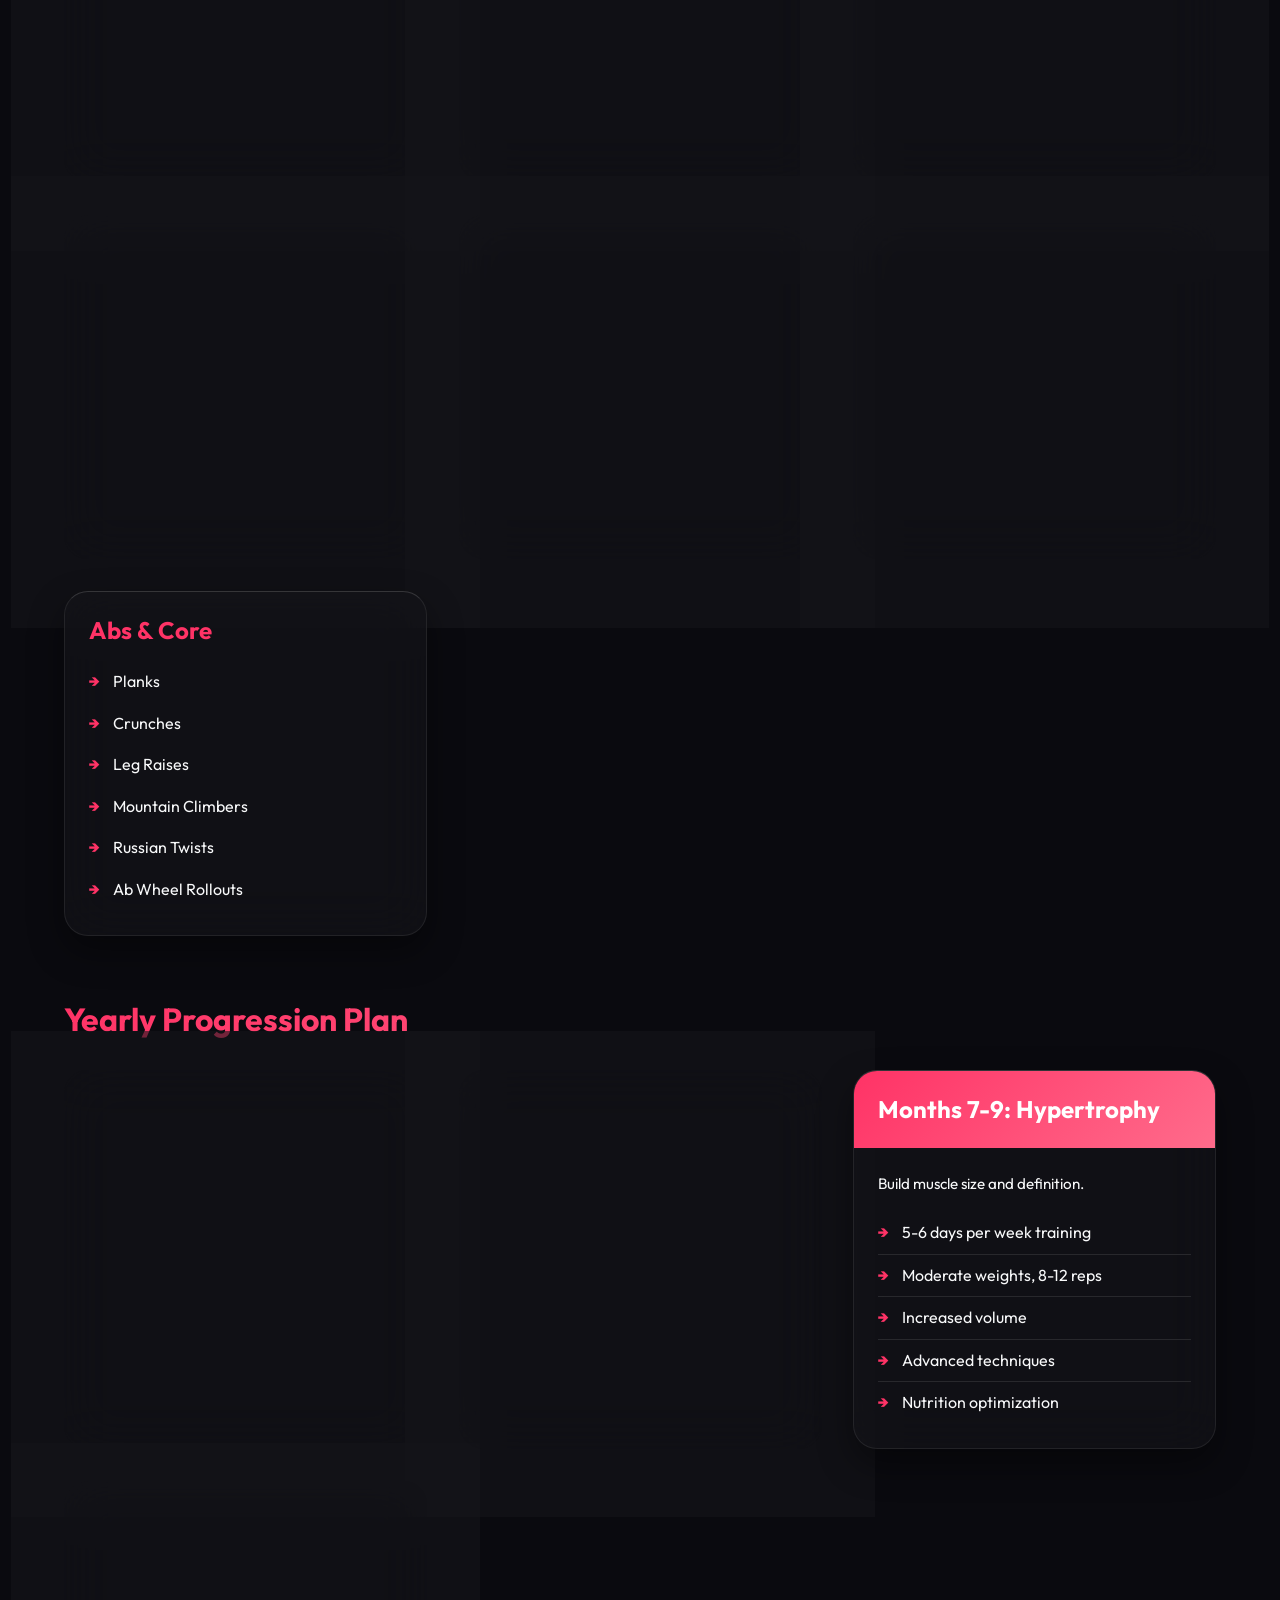
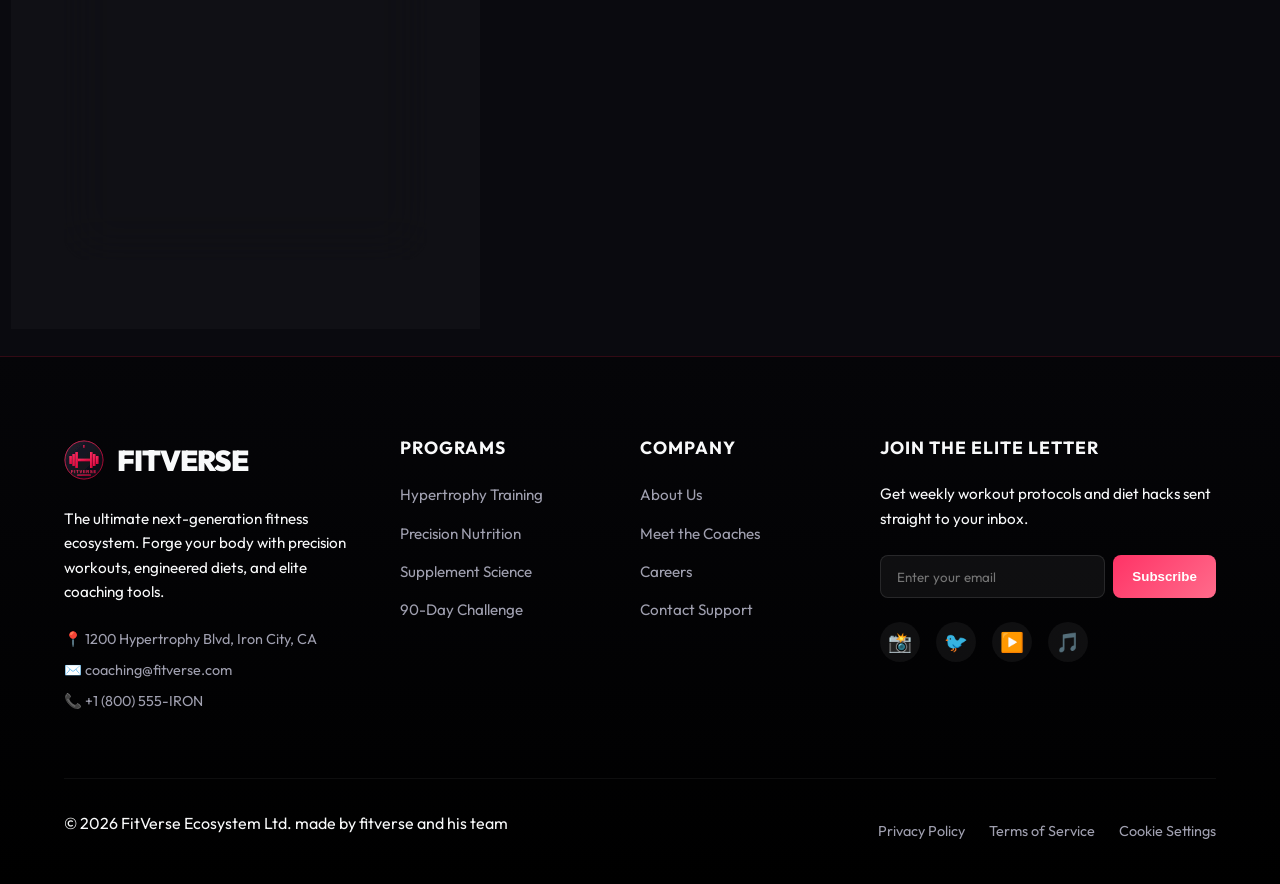
<file: workouts.html>
<!DOCTYPE html>
<html lang="en">

<head>
    <meta charset="UTF-8">
    <meta name="viewport" content="width=device-width, initial-scale=1.0">
    <title>Workouts - FitVerse</title>
    <link rel="stylesheet" href="styles.css">
</head>

<body>
    <div class="scroll-progress-bar" id="scrollProgressBar"></div>
    <nav class="navbar minimalist-nav">
        <div class="container nav-container">
            <div class="nav-wrapper nav-wrapper-flex">
                <div class="nav-left nav-left-flex">
                    <button class="menu-toggle-btn reset-margin" id="desktopMenuBtn">
                        <span class="hamburger-icon" aria-hidden="true">
                            <span></span><span></span><span></span>
                        </span>
                    </button>
                    <div class="logo">
                        <a href="index.html" class="brand-link">
                            <img src="logo.svg" alt="FitVerse" class="brand-logo">
                            <span class="brand-name">FITVERSE</span>
                        </a>
                    </div>
                </div>
                <div class="nav-actions">
                    <form class="nav-search-form nav-search-flex" onsubmit="event.preventDefault(); window.location.href='workouts.html';">
                        <input type="text" placeholder="Search..." class="nav-search-input">
                        <span class="nav-search-icon">🔍</span>
                    </form>
                    <button id="themeToggleBtn" class="action-icon action-icon-theme" title="Toggle Theme">☀️</button>
                    <a href="shop.html" id="navCartBtn" class="action-icon action-icon-cart" title="Cart">🛒<span class="cart-badge" id="navCartBadge">0</span></a>
                    <a href="login.html" class="btn-auth login" id="navLoginBtn">Login</a>
                    <a href="login.html" class="btn-auth signup" id="navSignupBtn">Sign Up</a>
                </div>
            </div>
        </div>
    </nav>
    <div class="fullscreen-menu" id="fullscreenMenu">
        <div class="sidebar-backdrop" id="sidebarBackdrop"></div>
        <div class="sleek-sidebar">
            <div class="sidebar-header">
                <a href="index.html" class="brand-link brand-link-sidebar">
                    <img src="logo.svg" alt="FitVerse" class="brand-logo brand-logo-sidebar">
                    <span class="brand-name brand-name-sidebar">FITVERSE</span>
                </a>
                <button class="close-menu-btn" id="closeMenuBtn">✕</button>
            </div>
            <div class="sidebar-content">
                <h4 class="sidebar-subtitle">MAIN MENU</h4>
                <ul class="sleek-nav-links">
                    <li>
                        <a href="index.html" class="active">
                            <span class="nav-icon">⌂</span>
                            Home
                            <span class="active-ring"></span>
                        </a>
                    </li>
                    <li>
                        <a href="workouts.html">
                            <span class="nav-icon">⚡</span>
                            Workouts
                            <span class="active-ring"></span>
                        </a>
                    </li>
                    <li>
                        <a href="diet.html">
                            <span class="nav-icon">🥗</span>
                            Diet Plan
                            <span class="active-ring"></span>
                        </a>
                    </li>
                    <li>
                        <a href="supplements.html">
                            <span class="nav-icon">💊</span>
                            Supplements
                            <span class="active-ring"></span>
                        </a>
                    </li>
                    <li>
                        <a href="shop.html">
                            <span class="nav-icon">🛒</span>
                            Store
                            <span class="active-ring"></span>
                        </a>
                    </li>
                </ul>
                <h4 class="sidebar-subtitle sidebar-subtitle-exclusive">EXCLUSIVE</h4>
                <ul class="sleek-nav-links">
                    <li>
                        <a href="premium.html" class="premium-link">
                            <span class="nav-icon nav-icon-premium">⭐</span>
                            Premium Hub
                        </a>
                    </li>
                </ul>
            </div>
            <div class="sidebar-footer">
                <div class="quick-add">
                    <span class="hydration-title">QUICK-ADD HYDRATION</span>
                    <div class="hydration-controls">
                        <button class="hydration-btn">-</button>
                        <span class="hydration-count">0</span>
                        <button class="hydration-btn">+</button>
                    </div>
                </div>
            </div>
        </div>
    </div>
    <!-- Page Header -->
    <section class="nextgen-header">
        <div class="container hero-container-z">
            <div class="badge glow-badge">✨ FitVerse Elite Area</div>
            <h1 class="gradient-text">Workout Routines & Muscle Training</h1>
            <p class="header-subtitle">Comprehensive workout plans targeting specific muscle groups</p>
        </div>
        <div class="header-glow"></div>
    </section>
    
    <!-- 3D Animation Demo Section -->
    <section class="demo-section">
        <div class="container">
            <div class="demo-header">
                <div class="badge glow-badge">✨ Interactive Training Mode</div>
                <h2 class="demo-title">Experience FitVerse <span class="demo-gradient-text">3D</span></h2>
                <p class="demo-desc">See exactly which muscles you are targeting with our proprietary 3D anatomy engine. (Demo Mode)</p>
            </div>

            <div class="demo-grid">
                <!-- Left: The 3D Demo Visual -->
                <div class="demo-card-visual">
                    
                    <!-- Simulating a 3D animated GIF using a high-quality fitness anatomy placeholder -->
                    <div class="demo-image-container">
                        <!-- Glowing Muscle Overlay Simulation -->
                        <div class="demo-glow-overlay"></div>
                        <div class="demo-drag-hint">Click & Drag to Rotate 3D Model</div>
                    </div>
                </div>

                <!-- Right: Information & Premium Upsell -->
                <div class="demo-info-container">
                    <h3 class="demo-target-title">Target: <span class="demo-target-highlight">Core & Obliques</span></h3>
                    <ul class="demo-exercise-list">
                        <li class="demo-list-item"><strong class="demo-label">Primary:</strong> Rectus Abdominis</li>
                        <li class="demo-list-item"><strong class="demo-label">Secondary:</strong> External Obliques</li>
                        <li class="demo-list-item"><strong class="demo-label">Form Hint:</strong> Keep spine perfectly neutral.</li>
                    </ul>

                    <div class="demo-locked-card">
                        <div class="demo-star-icon">⭐</div>
                        <div>
                            <h4 class="demo-locked-title">Elite Feature Locked</h4>
                            <p class="demo-locked-desc">Upgrade to Premium to unlock full 360° interactive 3D models for all 500+ exercises instantly.</p>
                            <a href="premium.html" class="demo-unlock-link">Unlock Now →</a>
                        </div>
                    </div>
                </div>
            </div>
        </div>
    </section>

    <section class="workout-section">
        <div class="container">
            <h2>Weekly Workout Routines</h2>
            <div class="filter-bar">
                <button class="filter-btn active" data-filter="all">All</button>
                <button class="filter-btn" data-filter="beginner">Beginner</button>
                <button class="filter-btn" data-filter="intermediate">Intermediate</button>
                <button class="filter-btn" data-filter="advanced">Advanced</button>
                <button class="filter-btn" data-filter="chest">Chest</button>
                <button class="filter-btn" data-filter="back">Back</button>
                <button class="filter-btn" data-filter="legs">Legs</button>
            </div>
            <div class="routine-cards">
                <div class="routine-card" data-category="intermediate chest">
                    <div class="routine-header">
                        <h3>Monday - Chest & Triceps</h3>
                        <button class="fav-btn" data-workout="Monday - Chest & Triceps" title="Add to Favorites">♡</button>
                    </div>
                    <div class="routine-body">
                        <p><strong>Focus:</strong> Upper body pushing movements</p>
                        <p><strong>Duration:</strong> 60 minutes</p>
                        <p><strong>Difficulty:</strong> Intermediate</p>
                        <ul class="exercise-list">
                            <li>Barbell Bench Press - 4x6-8</li>
                            <li>Incline Dumbbell Press - 3x8-10</li>
                            <li>Cable Flyes - 3x10-12</li>
                            <li>Tricep Dips - 3x8-10</li>
                            <li>Rope Tricep Pushdown - 3x12-15</li>
                            <li>Overhead Tricep Extension - 3x10-12</li>
                        </ul>
                    </div>
                </div>
                <div class="routine-card" data-category="intermediate back">
                    <div class="routine-header">
                        <h3>Tuesday - Back & Biceps</h3>
                        <button class="fav-btn" data-workout="Tuesday - Back & Biceps" title="Add to Favorites">♡</button>
                    </div>
                    <div class="routine-body">
                        <p><strong>Focus:</strong> Upper body pulling movements</p>
                        <p><strong>Duration:</strong> 60 minutes</p>
                        <p><strong>Difficulty:</strong> Intermediate</p>
                        <ul class="exercise-list">
                            <li>Deadlifts - 4x4-6</li>
                            <li>Barbell Rows - 4x6-8</li>
                            <li>Lat Pulldowns - 3x8-10</li>
                            <li>Barbell Curls - 3x8-10</li>
                            <li>Dumbbell Curls - 3x10-12</li>
                            <li>Hammer Curls - 3x10-12</li>
                        </ul>
                    </div>
                </div>
                <div class="routine-card" data-category="advanced legs">
                    <div class="routine-header">
                        <h3>Wednesday - Legs & Abs</h3>
                        <button class="fav-btn" data-workout="Wednesday - Legs & Abs" title="Add to Favorites">♡</button>
                    </div>
                    <div class="routine-body">
                        <p><strong>Focus:</strong> Lower body strength and core</p>
                        <p><strong>Duration:</strong> 70 minutes</p>
                        <p><strong>Difficulty:</strong> Advanced</p>
                        <ul class="exercise-list">
                            <li>Barbell Squats - 4x6-8</li>
                            <li>Leg Press - 3x8-10</li>
                            <li>Leg Curls - 3x10-12</li>
                            <li>Leg Extensions - 3x10-12</li>
                            <li>Calf Raises - 3x15-20</li>
                            <li>Weighted Crunches - 3x12-15</li>
                        </ul>
                    </div>
                </div>
                <div class="routine-card" data-category="intermediate chest">
                    <div class="routine-header">
                        <h3>Thursday - Shoulders & Arms</h3>
                        <button class="fav-btn" data-workout="Thursday - Shoulders & Arms" title="Add to Favorites">♡</button>
                    </div>
                    <div class="routine-body">
                        <p><strong>Focus:</strong> Deltoids and arm isolation</p>
                        <p><strong>Duration:</strong> 55 minutes</p>
                        <p><strong>Difficulty:</strong> Intermediate</p>
                        <ul class="exercise-list">
                            <li>Barbell Shoulder Press - 4x6-8</li>
                            <li>Lateral Raises - 3x12-15</li>
                            <li>Reverse Flyes - 3x12-15</li>
                            <li>Dumbbell Curls - 3x10-12</li>
                            <li>Tricep Dips - 3x8-10</li>
                            <li>Face Pulls - 3x15-20</li>
                        </ul>
                    </div>
                </div>
                <div class="routine-card" data-category="intermediate back legs">
                    <div class="routine-header">
                        <h3>Friday - Full Body</h3>
                        <button class="fav-btn" data-workout="Friday - Full Body" title="Add to Favorites">♡</button>
                    </div>
                    <div class="routine-body">
                        <p><strong>Focus:</strong> Compound movements</p>
                        <p><strong>Duration:</strong> 65 minutes</p>
                        <p><strong>Difficulty:</strong> Intermediate</p>
                        <ul class="exercise-list">
                            <li>Squats - 3x8-10</li>
                            <li>Bench Press - 3x8-10</li>
                            <li>Barbell Rows - 3x8-10</li>
                            <li>Overhead Press - 3x8-10</li>
                            <li>Deadlifts - 2x5-6</li>
                            <li>Pull-ups - 3x6-10</li>
                        </ul>
                    </div>
                </div>
                <div class="routine-card" data-category="beginner">
                    <div class="routine-header">
                        <h3>Saturday - Cardio & Core</h3>
                        <button class="fav-btn" data-workout="Saturday - Cardio & Core" title="Add to Favorites">♡</button>
                    </div>
                    <div class="routine-body">
                        <p><strong>Focus:</strong> Cardiovascular health and core strength</p>
                        <p><strong>Duration:</strong> 45 minutes</p>
                        <p><strong>Difficulty:</strong> Beginner</p>
                        <ul class="exercise-list">
                            <li>Treadmill Running - 20 minutes</li>
                            <li>Planks - 3x60 seconds</li>
                            <li>Mountain Climbers - 3x20 reps</li>
                            <li>Russian Twists - 3x20 reps</li>
                            <li>Leg Raises - 3x15 reps</li>
                            <li>Bicycle Crunches - 3x20 reps</li>
                        </ul>
                    </div>
                </div>
            </div>
            <h2 class="mt-4">Exercises by Muscle Group</h2>
            <div class="muscle-groups">
                <div class="muscle-card">
                    <h3>Chest (Pectorals)</h3>
                    <ul class="muscle-exercises">
                        <li>Barbell Bench Press</li>
                        <li>Dumbbell Bench Press</li>
                        <li>Incline Press</li>
                        <li>Cable Flyes</li>
                        <li>Push-ups</li>
                        <li>Machine Chest Press</li>
                    </ul>
                </div>
                <div class="muscle-card">
                    <h3>Back (Latissimus Dorsi)</h3>
                    <ul class="muscle-exercises">
                        <li>Deadlifts</li>
                        <li>Barbell Rows</li>
                        <li>Dumbbell Rows</li>
                        <li>Lat Pulldowns</li>
                        <li>Pull-ups</li>
                        <li>Assisted Pull-ups</li>
                    </ul>
                </div>
                <div class="muscle-card">
                    <h3>Shoulders (Deltoids)</h3>
                    <ul class="muscle-exercises">
                        <li>Overhead Press</li>
                        <li>Lateral Raises</li>
                        <li>Front Raises</li>
                        <li>Reverse Flyes</li>
                        <li>Shrugs</li>
                        <li>Machine Shoulder Press</li>
                    </ul>
                </div>
                <div class="muscle-card">
                    <h3>Biceps</h3>
                    <ul class="muscle-exercises">
                        <li>Barbell Curls</li>
                        <li>Dumbbell Curls</li>
                        <li>Hammer Curls</li>
                        <li>Cable Curls</li>
                        <li>Machine Curls</li>
                        <li>Preacher Curls</li>
                    </ul>
                </div>
                <div class="muscle-card">
                    <h3>Triceps</h3>
                    <ul class="muscle-exercises">
                        <li>Tricep Dips</li>
                        <li>Rope Pushdowns</li>
                        <li>Overhead Extensions</li>
                        <li>Close-Grip Bench Press</li>
                        <li>Skull Crushers</li>
                        <li>Machine Tricep Press</li>
                    </ul>
                </div>
                <div class="muscle-card">
                    <h3>Quadriceps</h3>
                    <ul class="muscle-exercises">
                        <li>Barbell Squats</li>
                        <li>Leg Press</li>
                        <li>Leg Extensions</li>
                        <li>Lunges</li>
                        <li>Bulgarian Split Squats</li>
                        <li>Hack Squats</li>
                    </ul>
                </div>
                <div class="muscle-card">
                    <h3>Hamstrings</h3>
                    <ul class="muscle-exercises">
                        <li>Deadlifts</li>
                        <li>Leg Curls</li>
                        <li>Romanian Deadlifts</li>
                        <li>Nordic Curls</li>
                        <li>Good Mornings</li>
                        <li>Glute-Ham Raises</li>
                    </ul>
                </div>
                <div class="muscle-card">
                    <h3>Glutes</h3>
                    <ul class="muscle-exercises">
                        <li>Barbell Squats</li>
                        <li>Hip Thrusts</li>
                        <li>Leg Press</li>
                        <li>Bulgarian Split Squats</li>
                        <li>Leg Curls</li>
                        <li>Cable Pull-throughs</li>
                    </ul>
                </div>
                <div class="muscle-card">
                    <h3>Calves</h3>
                    <ul class="muscle-exercises">
                        <li>Standing Calf Raises</li>
                        <li>Seated Calf Raises</li>
                        <li>Leg Press Calf Raises</li>
                        <li>Dumbbell Calf Raises</li>
                        <li>Machine Calf Raises</li>
                        <li>Jump Rope</li>
                    </ul>
                </div>
                <div class="muscle-card">
                    <h3>Abs & Core</h3>
                    <ul class="muscle-exercises">
                        <li>Planks</li>
                        <li>Crunches</li>
                        <li>Leg Raises</li>
                        <li>Mountain Climbers</li>
                        <li>Russian Twists</li>
                        <li>Ab Wheel Rollouts</li>
                    </ul>
                </div>
            </div>
            <h2 class="mt-4">Yearly Progression Plan</h2>
            <div class="routine-cards">
                <div class="routine-card">
                    <div class="routine-header">
                        <h3>Months 1-3: Foundation</h3>
                    </div>
                    <div class="routine-body">
                        <p>Build foundational strength and perfect form.</p>
                        <ul class="exercise-list">
                            <li>Focus on compound movements</li>
                            <li>3 days per week training</li>
                            <li>Moderate weights with high reps</li>
                            <li>Learn proper technique</li>
                            <li>Build consistent habit</li>
                        </ul>
                    </div>
                </div>
                <div class="routine-card">
                    <div class="routine-header">
                        <h3>Months 4-6: Strength</h3>
                    </div>
                    <div class="routine-body">
                        <p>Increase strength and muscle mass.</p>
                        <ul class="exercise-list">
                            <li>4-5 days per week training</li>
                            <li>Progressive overload focus</li>
                            <li>Heavier weights, lower reps</li>
                            <li>Add isolation exercises</li>
                            <li>Track all workouts</li>
                        </ul>
                    </div>
                </div>
                <div class="routine-card">
                    <div class="routine-header">
                        <h3>Months 7-9: Hypertrophy</h3>
                    </div>
                    <div class="routine-body">
                        <p>Build muscle size and definition.</p>
                        <ul class="exercise-list">
                            <li>5-6 days per week training</li>
                            <li>Moderate weights, 8-12 reps</li>
                            <li>Increased volume</li>
                            <li>Advanced techniques</li>
                            <li>Nutrition optimization</li>
                        </ul>
                    </div>
                </div>
                <div class="routine-card">
                    <div class="routine-header">
                        <h3>Months 10-12: Peak</h3>
                    </div>
                    <div class="routine-body">
                        <p>Achieve peak performance and conditioning.</p>
                        <ul class="exercise-list">
                            <li>Periodized training cycles</li>
                            <li>Deload weeks included</li>
                            <li>Advanced programming</li>
                            <li>Competition preparation</li>
                            <li>Maintenance focus</li>
                        </ul>
                    </div>
                </div>
            </div>
        </div>
    </section>
    </main>
    </div>
    <footer class="premium-footer">
        <div class="container">
            <div class="footer-grid">
                <div class="footer-brand-col">
                    <a href="index.html" class="footer-brand-link">
                        <img src="logo.svg" alt="FitVerse" class="footer-logo">
                        <span class="footer-brand-name">FITVERSE</span>
                    </a>
                    <p class="footer-description">
                        The ultimate next-generation fitness ecosystem. Forge your body with precision workouts, engineered diets, and elite coaching tools.
                    </p>
                    <div class="footer-contact">
                        <span>📍 1200 Hypertrophy Blvd, Iron City, CA</span>
                        <span>✉️ coaching@fitverse.com</span>
                        <span>📞 +1 (800) 555-IRON</span>
                    </div>
                </div>
                <div class="footer-nav-col">
                    <h4>Programs</h4>
                    <ul>
                        <li><a href="workouts.html">Hypertrophy Training</a></li>
                        <li><a href="diet.html">Precision Nutrition</a></li>
                        <li><a href="supplements.html">Supplement Science</a></li>
                        <li><a href="transformation.html">90-Day Challenge</a></li>
                    </ul>
                </div>
                <div class="footer-nav-col">
                    <h4>Company</h4>
                    <ul>
                        <li><a href="#">About Us</a></li>
                        <li><a href="#">Meet the Coaches</a></li>
                        <li><a href="#">Careers</a></li>
                        <li><a href="#">Contact Support</a></li>
                    </ul>
                </div>
                <div class="footer-newsletter-col">
                    <h4>Join the Elite Letter</h4>
                    <p>Get weekly workout protocols and diet hacks sent straight to your inbox.</p>
                    <form class="newsletter-form" onsubmit="event.preventDefault(); showToast('Subscribed!');">
                        <input type="email" placeholder="Enter your email" required>
                        <button type="submit">Subscribe</button>
                    </form>
                    <div class="social-links">
                        <a href="#" title="Instagram">📸</a>
                        <a href="#" title="Twitter">🐦</a>
                        <a href="#" title="YouTube">▶️</a>
                        <a href="#" title="TikTok">🎵</a>
                    </div>
                </div>
            </div>
            <div class="footer-bottom-bar">
                <p>&copy; 2026 FitVerse Ecosystem Ltd. made by fitverse and his team</p>
                <div class="legal-links">
                    <a href="#">Privacy Policy</a>
                    <a href="#">Terms of Service</a>
                    <a href="#">Cookie Settings</a>
                </div>
            </div>
        </div>
    </footer>
    <script src="main.js"></script>
</body>

</html>
</file>
<file: styles.css>
@import url('https://fonts.googleapis.com/css2?family=Outfit:wght@300;400;500;600;700;800&display=swap');

:root {
    --primary-color: #ff3366;
    --primary-dark: #cc0033;
    --secondary-color: #050505;
    --accent-color: #ff6b8b;
    --dark-bg: #0a0a0f;
    --card-bg: rgba(26, 26, 31, 0.6);
    --glass-border: rgba(255, 255, 255, 0.08);
    --text-light: #f8f9fa;
    --text-muted: #a0a0b0;
    --border-color: rgba(255, 255, 255, 0.1);
    --gradient-1: linear-gradient(135deg, #ff3366 0%, #ff6b8b 100%);
    --gradient-2: linear-gradient(135deg, rgba(26, 26, 31, 0.8) 0%, rgba(10, 10, 15, 0.9) 100%);
    --gradient-glow: 0 0 30px rgba(255, 51, 102, 0.3);
    --shadow: 0 8px 32px 0 rgba(0, 0, 0, 0.37);
    --shadow-lg: 0 15px 45px 0 rgba(0, 0, 0, 0.5);
    --transition: all 0.4s cubic-bezier(0.16, 1, 0.3, 1);
    --neon-shadow: 0 0 10px rgba(255, 51, 102, 0.5), 0 0 20px rgba(255, 51, 102, 0.3);
}

[data-theme="light"] {
    --primary-color: #ff3366;
    --primary-dark: #cc0033;
    --secondary-color: #ffffff;
    --accent-color: #ff4d79;
    --dark-bg: #f4f6f8;
    --card-bg: rgba(255, 255, 255, 0.85);
    --glass-border: rgba(0, 0, 0, 0.1);
    --text-light: #1a1a1f;
    --text-muted: #666677;
    --border-color: rgba(0, 0, 0, 0.1);
    --gradient-1: linear-gradient(135deg, #ff3366 0%, #ff6b8b 100%);
    --gradient-2: linear-gradient(135deg, rgba(255, 255, 255, 0.9) 0%, rgba(240, 240, 245, 0.95) 100%);
    --gradient-glow: 0 0 30px rgba(255, 51, 102, 0.2);
    --shadow: 0 8px 32px 0 rgba(0, 0, 0, 0.08);
    --shadow-lg: 0 15px 45px 0 rgba(0, 0, 0, 0.12);
    --neon-shadow: 0 0 10px rgba(255, 51, 102, 0.2), 0 0 20px rgba(255, 51, 102, 0.1);
}

[data-theme="light"] .navbar {
    background: rgba(255, 255, 255, 0.85);
}

[data-theme="light"] .logo img {
    content: url("logo-light.svg");
}

[data-theme="light"] .stats,
[data-theme="light"] .footer,
[data-theme="light"] .page-header {
    background: linear-gradient(135deg, #ffffff 0%, #f4f6f8 50%, #ffffff 100%);
}

[data-theme="light"] .quick-links {
    background-color: var(--dark-bg);
}

* {
    margin: 0;
    padding: 0;
    box-sizing: border-box;
}

html {
    scroll-behavior: smooth;
}

body {
    font-family: 'Outfit', sans-serif;
    line-height: 1.6;
    color: var(--text-light);
    background-color: var(--dark-bg);
    background-image: radial-gradient(circle at top right, rgba(255, 51, 102, 0.05) 0%, transparent 40%), radial-gradient(circle at bottom left, rgba(204, 0, 51, 0.05) 0%, transparent 40%);
    background-attachment: fixed;
    overflow-x: hidden;
}

.container {
    max-width: 1200px;
    margin: 0 auto;
    padding: 0 24px;
}

h1,
h2,
h3,
h4,
h5,
h6 {
    font-weight: 700;
    line-height: 1.2;
    margin-bottom: 1rem;
}

h1 {
    font-size: 2.5rem;
    color: var(--text-light);
}

h2 {
    font-size: 2rem;
    background: var(--gradient-1);
    -webkit-background-clip: text;
    -webkit-text-fill-color: transparent;
    background-clip: text;
}

h3 {
    font-size: 1.5rem;
    color: var(--primary-color);
}

p {
    margin-bottom: 1rem;
    font-size: 1rem;
    color: var(--text-light);
}

a {
    text-decoration: none;
    color: var(--primary-color);
    transition: var(--transition);
}

a:hover {
    color: var(--accent-color);
    text-shadow: 0 0 10px rgba(220, 20, 60, 0.5);
}

.navbar {
    background: rgba(10, 10, 15, 0.7);
    backdrop-filter: blur(16px);
    -webkit-backdrop-filter: blur(16px);
    padding: 1rem 0;
    position: sticky;
    top: 0;
    z-index: 100;
    border-bottom: 1px solid var(--glass-border);
    transition: var(--transition);
}

.nav-wrapper {
    display: flex;
    justify-content: space-between;
    align-items: center;
}

.logo {
    display: flex;
    align-items: center;
    gap: 1rem;
}

.logo img {
    height: 50px;
    width: auto;
}

.logo h1 {
    color: var(--primary-color);
    font-size: 1.8rem;
    margin: 0;
    text-shadow: 0 0 20px rgba(220, 20, 60, 0.6);
    letter-spacing: 2px;
}

.nav-links {
    display: flex;
    list-style: none;
    gap: 2rem;
}

.nav-links a {
    color: var(--text-light);
    font-weight: 600;
    padding: 0.5rem 1rem;
    border-radius: 4px;
    transition: var(--transition);
    position: relative;
}

.nav-links a:hover,
.nav-links a.active {
    background: rgba(255, 51, 102, 0.1);
    color: var(--primary-color);
    box-shadow: inset 0 0 0 1px rgba(255, 51, 102, 0.3);
}

@keyframes floatShapes {
    0% {
        transform: translateY(0) rotate(0deg);
    }

    50% {
        transform: translateY(-20px) rotate(5deg);
    }

    100% {
        transform: translateY(0) rotate(0deg);
    }
}

.hero {
    background: transparent;
    color: var(--text-light);
    padding: 8rem 0 6rem;
    text-align: center;
    position: relative;
    overflow: hidden;
}

.hero::before {
    content: '';
    position: absolute;
    top: -50%;
    left: -50%;
    width: 200%;
    height: 200%;
    background: radial-gradient(circle at 50% 50%, rgba(255, 51, 102, 0.1) 0%, transparent 40%), radial-gradient(circle at 80% 20%, rgba(255, 107, 139, 0.05) 0%, transparent 30%);
    pointer-events: none;
    animation: pulseGlow 15s infinite alternate ease-in-out;
}

@keyframes pulseGlow {
    0% {
        transform: scale(1);
        opacity: 0.8;
    }

    100% {
        transform: scale(1.1);
        opacity: 1;
    }
}

.hero-content {
    position: relative;
    z-index: 1;
}

.hero-content h2 {
    color: var(--text-light);
    font-size: 3rem;
    margin-bottom: 1rem;
    animation: slideInDown 0.8s ease;
}

.hero-content p {
    font-size: 1.3rem;
    margin-bottom: 2rem;
    animation: slideInUp 0.8s ease;
    color: var(--text-muted);
}

.hero-buttons {
    display: flex;
    gap: 1rem;
    justify-content: center;
    flex-wrap: wrap;
}

.btn {
    padding: 1rem 2.5rem;
    border-radius: 12px;
    font-weight: 600;
    cursor: pointer;
    transition: var(--transition);
    display: inline-flex;
    align-items: center;
    justify-content: center;
    border: 1px solid transparent;
    font-family: 'Outfit', sans-serif;
    letter-spacing: 0.5px;
    position: relative;
    overflow: hidden;
    z-index: 1;
}

.btn-primary {
    background: var(--gradient-1);
    color: #fff;
    box-shadow: 0 4px 15px rgba(255, 51, 102, 0.4);
}

.btn-primary::before {
    content: '';
    position: absolute;
    top: 0;
    left: 0;
    right: 0;
    bottom: 0;
    background: linear-gradient(135deg, #ff6b8b 0%, #ff3366 100%);
    opacity: 0;
    transition: opacity 0.3s ease;
    z-index: -1;
}

.btn-primary:hover::before {
    opacity: 1;
}

.btn-primary:hover {
    transform: translateY(-3px);
    box-shadow: var(--neon-shadow);
}

.btn-secondary {
    background: rgba(255, 51, 102, 0.05);
    color: #fff;
    border-color: rgba(255, 51, 102, 0.3);
    backdrop-filter: blur(5px);
}

.btn-secondary:hover {
    background: rgba(255, 51, 102, 0.15);
    border-color: var(--primary-color);
    transform: translateY(-3px);
    box-shadow: 0 4px 15px rgba(255, 51, 102, 0.2);
}

.features {
    padding: 6rem 0;
    background-color: transparent;
    position: relative;
}

.features h2 {
    text-align: center;
    margin-bottom: 4rem;
}

.features-grid {
    display: grid;
    grid-template-columns: repeat(auto-fit, minmax(250px, 1fr));
    gap: 2rem;
}

.feature-card {
    background: var(--card-bg);
    backdrop-filter: blur(12px);
    -webkit-backdrop-filter: blur(12px);
    padding: 2.5rem 2rem;
    border-radius: 20px;
    text-align: center;
    box-shadow: var(--shadow);
    transition: var(--transition);
    border: 1px solid var(--glass-border);
    position: relative;
    overflow: hidden;
}

.feature-card::before {
    content: '';
    position: absolute;
    top: 0;
    left: 0;
    width: 100%;
    height: 100%;
    background: linear-gradient(180deg, rgba(255, 51, 102, 0.1) 0%, transparent 100%);
    opacity: 0;
    transition: var(--transition);
    z-index: 0;
}

.feature-card:hover {
    transform: translateY(-10px) scale(1.02);
    box-shadow: var(--shadow-lg), 0 0 30px rgba(255, 51, 102, 0.15);
    border-color: rgba(255, 51, 102, 0.3);
}

.feature-card:hover::before {
    opacity: 1;
}

.feature-card>* {
    position: relative;
    z-index: 1;
}

.feature-icon {
    font-size: 3rem;
    margin-bottom: 1rem;
}

.feature-card h3 {
    margin-bottom: 1rem;
}

.quick-links {
    padding: 4rem 0;
    background-color: var(--dark-bg);
}

.quick-links h2 {
    text-align: center;
    margin-bottom: 3rem;
}

.links-grid {
    display: grid;
    grid-template-columns: repeat(auto-fit, minmax(250px, 1fr));
    gap: 2rem;
}

.link-card {
    background: var(--card-bg);
    backdrop-filter: blur(12px);
    -webkit-backdrop-filter: blur(12px);
    padding: 2.5rem 2rem;
    border-radius: 20px;
    border: 1px solid var(--glass-border);
    border-left: 4px solid var(--primary-color);
    transition: var(--transition);
    box-shadow: var(--shadow);
    position: relative;
}

.link-card:hover {
    transform: translateX(10px) translateY(-5px);
    box-shadow: var(--shadow-lg), -10px 0 20px rgba(255, 51, 102, 0.1);
    border-left-color: var(--accent-color);
    background: rgba(40, 40, 45, 0.7);
}

.link-card h3 {
    margin-bottom: 1rem;
}

.link-btn {
    display: inline-block;
    color: var(--primary-color);
    font-weight: 600;
    margin-top: 1rem;
}

.link-btn:hover {
    color: var(--accent-color);
}

.stats {
    background: linear-gradient(135deg, #000000 0%, #1a1a1a 50%, #000000 100%);
    color: var(--text-light);
    padding: 3rem 0;
    border-top: 3px solid var(--primary-color);
    border-bottom: 3px solid var(--primary-color);
}

.stats .container {
    display: grid;
    grid-template-columns: repeat(auto-fit, minmax(200px, 1fr));
    gap: 2rem;
    text-align: center;
}

.stat-item h3 {
    color: var(--primary-color);
    font-size: 2.5rem;
    margin-bottom: 0.5rem;
    text-shadow: 0 0 10px rgba(220, 20, 60, 0.4);
}

.stat-item p {
    color: var(--text-light);
    margin: 0;
}

.footer {
    background: linear-gradient(135deg, #000000 0%, #1a1a1a 50%, #000000 100%);
    color: var(--text-light);
    padding: 3rem 0 1rem;
    border-top: 3px solid var(--primary-color);
}

.footer-content {
    display: grid;
    grid-template-columns: repeat(auto-fit, minmax(250px, 1fr));
    gap: 2rem;
    margin-bottom: 2rem;
}

.footer-section h4 {
    color: var(--primary-color);
    margin-bottom: 1rem;
}

.footer-section ul {
    list-style: none;
}

.footer-section ul li {
    margin-bottom: 0.5rem;
}

.footer-section a {
    color: var(--text-light);
}

.footer-section a:hover {
    color: var(--primary-color);
}

.footer-bottom {
    border-top: 1px solid var(--border-color);
    padding-top: 1rem;
    text-align: center;
    color: var(--text-muted);
}

.page-header {
    background: linear-gradient(135deg, #000000 0%, #1a1a1a 50%, #000000 100%);
    color: var(--text-light);
    padding: 3rem 0;
    text-align: center;
    border-bottom: 3px solid var(--primary-color);
}

.page-header h1 {
    color: var(--text-light);
    font-size: 2.5rem;
}

.page-header p {
    font-size: 1.1rem;
    color: var(--text-muted);
}

.workout-section {
    padding: 3rem 0;
}

.workout-section h2 {
    margin-bottom: 2rem;
}

.routine-cards {
    display: grid;
    grid-template-columns: repeat(auto-fit, minmax(300px, 1fr));
    gap: 2rem;
    margin-bottom: 3rem;
}

.routine-card {
    background-color: var(--card-bg);
    backdrop-filter: blur(12px);
    -webkit-backdrop-filter: blur(12px);
    border-radius: 20px;
    overflow: hidden;
    box-shadow: var(--shadow);
    transition: var(--transition);
    border: 1px solid var(--glass-border);
}

.routine-card:hover {
    transform: translateY(-10px) scale(1.02);
    box-shadow: var(--shadow-lg), 0 0 30px rgba(255, 51, 102, 0.15);
    border-color: rgba(255, 51, 102, 0.3);
}

.routine-header {
    background: var(--gradient-1);
    color: #fff;
    padding: 1.5rem;
}

.routine-header h3 {
    color: #fff;
    margin: 0;
}

.routine-body {
    padding: 1.5rem;
}

.routine-body p {
    margin-bottom: 0.5rem;
    font-size: 0.95rem;
}

.exercise-list {
    list-style: none;
    margin-top: 1rem;
}

.exercise-list li {
    padding: 0.5rem 0;
    border-bottom: 1px solid var(--border-color);
    color: var(--text-light);
}

.exercise-list li:last-child {
    border-bottom: none;
}

.muscle-groups {
    display: grid;
    grid-template-columns: repeat(auto-fit, minmax(280px, 1fr));
    gap: 2rem;
    margin-top: 2rem;
}

.muscle-card {
    background-color: var(--card-bg);
    padding: 1.5rem;
    border-radius: 8px;
    border-left: 4px solid var(--primary-color);
    box-shadow: var(--shadow);
    transition: var(--transition);
}

.muscle-card:hover {
    border-left-color: var(--accent-color);
    box-shadow: var(--shadow-lg);
}

.muscle-card h3 {
    margin-bottom: 1rem;
}

.muscle-exercises {
    list-style: none;
}

.muscle-exercises li {
    padding: 0.5rem 0;
    padding-left: 1.5rem;
    position: relative;
    color: var(--text-light);
}

.muscle-exercises li:before {
    content: "→";
    position: absolute;
    left: 0;
    color: var(--primary-color);
    font-weight: bold;
}

.diet-section {
    padding: 3rem 0;
}

.diet-cards {
    display: grid;
    grid-template-columns: repeat(auto-fit, minmax(280px, 1fr));
    gap: 2rem;
    margin-bottom: 3rem;
}

.diet-card {
    background-color: var(--card-bg);
    backdrop-filter: blur(12px);
    -webkit-backdrop-filter: blur(12px);
    border-radius: 20px;
    padding: 2rem;
    box-shadow: var(--shadow);
    transition: var(--transition);
    border: 1px solid var(--glass-border);
}

.diet-card:hover {
    transform: translateY(-10px);
    box-shadow: var(--shadow-lg), 0 0 30px rgba(255, 51, 102, 0.15);
    border-color: rgba(255, 51, 102, 0.3);
}

.diet-card h3 {
    color: var(--primary-color);
    margin-bottom: 1rem;
}

.nutrition-table {
    width: 100%;
    border-collapse: collapse;
    margin-top: 1.5rem;
}

.nutrition-table th,
.nutrition-table td {
    padding: 0.75rem;
    text-align: left;
    border-bottom: 1px solid var(--border-color);
    color: var(--text-light);
}

.nutrition-table th {
    background: var(--gradient-1);
    color: #fff;
    font-weight: 600;
}

.nutrition-table tr:hover {
    background-color: rgba(220, 20, 60, 0.05);
}

.supplement-section {
    padding: 3rem 0;
}

.supplement-cards {
    display: grid;
    grid-template-columns: repeat(auto-fit, minmax(300px, 1fr));
    gap: 2rem;
    margin-bottom: 3rem;
}

.supplement-card {
    background-color: var(--card-bg);
    backdrop-filter: blur(12px);
    -webkit-backdrop-filter: blur(12px);
    border-radius: 20px;
    overflow: hidden;
    box-shadow: var(--shadow);
    transition: var(--transition);
    border: 1px solid var(--glass-border);
}

.supplement-card:hover {
    transform: translateY(-10px) scale(1.02);
    box-shadow: var(--shadow-lg), 0 0 30px rgba(255, 51, 102, 0.15);
    border-color: rgba(255, 51, 102, 0.3);
}

.supplement-header {
    background: var(--gradient-1);
    color: #fff;
    padding: 1.5rem;
}

.supplement-header h3 {
    color: #fff;
    margin: 0;
}

.supplement-body {
    padding: 1.5rem;
}

.supplement-info {
    background-color: rgba(220, 20, 60, 0.08);
    padding: 1rem;
    border-radius: 4px;
    margin-bottom: 1rem;
    border-left: 3px solid var(--primary-color);
}

.supplement-info strong {
    color: var(--primary-color);
}

.timing-guide {
    background-color: rgba(220, 20, 60, 0.1);
    padding: 1.5rem;
    border-radius: 8px;
    margin-top: 1.5rem;
    border-left: 4px solid var(--primary-color);
}

.timing-guide h3 {
    margin-top: 0;
}

.timing-list {
    list-style: none;
}

.timing-list li {
    padding: 0.5rem 0;
    padding-left: 1.5rem;
    position: relative;
    color: var(--text-light);
}

.timing-list li:before {
    content: "⏰";
    position: absolute;
    left: 0;
}

.transformation-section {
    padding: 3rem 0;
}

.plan-cards {
    display: grid;
    grid-template-columns: repeat(auto-fit, minmax(320px, 1fr));
    gap: 2rem;
    margin-bottom: 3rem;
}

.plan-card {
    background-color: var(--card-bg);
    backdrop-filter: blur(12px);
    -webkit-backdrop-filter: blur(12px);
    border-radius: 20px;
    overflow: hidden;
    box-shadow: var(--shadow);
    transition: var(--transition);
    border: 1px solid var(--glass-border);
}

.plan-card:hover {
    transform: translateY(-10px) scale(1.02);
    box-shadow: var(--shadow-lg), 0 0 30px rgba(255, 51, 102, 0.15);
    border-color: rgba(255, 51, 102, 0.3);
}

.plan-header {
    background: var(--gradient-1);
    color: #fff;
    padding: 2rem;
    text-align: center;
}

.plan-header h2 {
    color: #fff;
    margin: 0;
    font-size: 1.8rem;
    background: none;
    -webkit-text-fill-color: unset;
}

.plan-header p {
    color: rgba(255, 255, 255, 0.8);
    margin: 0.5rem 0 0 0;
}

.plan-body {
    padding: 2rem;
}

.plan-details {
    list-style: none;
    margin-bottom: 1.5rem;
}

.plan-details li {
    padding: 0.75rem 0;
    border-bottom: 1px solid var(--border-color);
    padding-left: 1.5rem;
    position: relative;
    color: var(--text-light);
}

.plan-details li:last-child {
    border-bottom: none;
}

.plan-details li:before {
    content: "✓";
    position: absolute;
    left: 0;
    color: var(--primary-color);
    font-weight: bold;
}

.progress-section {
    background-color: var(--card-bg);
    padding: 2rem;
    border-radius: 8px;
    margin-top: 2rem;
    border: 1px solid var(--border-color);
}

.progress-item {
    margin-bottom: 2rem;
}

.progress-item h4 {
    margin-bottom: 0.5rem;
    color: var(--primary-color);
}

.progress-bar {
    background-color: var(--border-color);
    height: 10px;
    border-radius: 5px;
    overflow: hidden;
}

.progress-fill {
    background: var(--gradient-1);
    height: 100%;
    border-radius: 5px;
    transition: width 0.5s ease;
    box-shadow: 0 0 10px rgba(220, 20, 60, 0.5);
}

@keyframes slideInDown {
    from {
        opacity: 0;
        transform: translateY(-30px);
    }

    to {
        opacity: 1;
        transform: translateY(0);
    }
}

@keyframes slideInUp {
    from {
        opacity: 0;
        transform: translateY(30px);
    }

    to {
        opacity: 1;
        transform: translateY(0);
    }
}

@keyframes fadeIn {
    from {
        opacity: 0;
    }

    to {
        opacity: 1;
    }
}

@media (max-width:768px) {
    .nav-links {
        gap: 1rem;
    }

    .nav-links a {
        padding: 0.4rem 0.8rem;
        font-size: 0.9rem;
    }

    .logo h1 {
        font-size: 1.3rem;
    }

    .logo img {
        height: 40px;
    }

    .hero-content h2 {
        font-size: 2rem;
    }

    .hero-content p {
        font-size: 1rem;
    }

    .hero-buttons {
        flex-direction: column;
        align-items: center;
    }

    .btn {
        width: 100%;
        max-width: 300px;
    }

    h1 {
        font-size: 2rem;
    }

    h2 {
        font-size: 1.5rem;
    }

    .features-grid,
    .links-grid,
    .routine-cards,
    .diet-cards,
    .supplement-cards,
    .plan-cards {
        grid-template-columns: 1fr;
    }

    .stats .container {
        grid-template-columns: repeat(2, 1fr);
    }

    .nutrition-table {
        font-size: 0.9rem;
    }

    .nutrition-table th,
    .nutrition-table td {
        padding: 0.5rem;
    }
}

@media (max-width:480px) {
    .container {
        padding: 0 15px;
    }

    .nav-links {
        gap: 0.5rem;
    }

    .nav-links a {
        padding: 0.3rem 0.5rem;
        font-size: 0.8rem;
    }

    .logo h1 {
        font-size: 1.1rem;
    }

    .logo img {
        height: 35px;
    }

    .hero {
        padding: 3rem 0;
    }

    .hero-content h2 {
        font-size: 1.5rem;
    }

    .hero-content p {
        font-size: 0.9rem;
    }

    .stats .container {
        grid-template-columns: 1fr;
        gap: 1rem;
    }

    .footer-content {
        grid-template-columns: 1fr;
    }
}

.text-center {
    text-align: center;
}

.text-primary {
    color: var(--primary-color);
}

.text-accent {
    color: var(--accent-color);
}

.mt-1 {
    margin-top: 0.5rem;
}

.mt-2 {
    margin-top: 1rem;
}

.mt-3 {
    margin-top: 1.5rem;
}

.mt-4 {
    margin-top: 2rem;
}

.mb-1 {
    margin-bottom: 0.5rem;
}

.mb-2 {
    margin-bottom: 1rem;
}

.mb-3 {
    margin-bottom: 1.5rem;
}

.mb-4 {
    margin-bottom: 2rem;
}

.p-1 {
    padding: 0.5rem;
}

.p-2 {
    padding: 1rem;
}

.p-3 {
    padding: 1.5rem;
}

.p-4 {
    padding: 2rem;
}

.shop-categories {
    display: flex;
    justify-content: center;
    gap: 1rem;
    margin-bottom: 3rem;
    flex-wrap: wrap;
}

.category-btn {
    background: var(--card-bg);
    border: 1px solid var(--glass-border);
    color: var(--text-light);
    padding: 0.8rem 1.5rem;
    border-radius: 30px;
    font-family: 'Outfit', sans-serif;
    font-weight: 500;
    cursor: pointer;
    transition: var(--transition);
}

.category-btn:hover,
.category-btn.active {
    background: var(--primary-color);
    color: white;
    border-color: var(--primary-color);
    box-shadow: 0 4px 15px rgba(255, 51, 102, 0.4);
}

.product-grid {
    display: grid;
    grid-template-columns: repeat(auto-fill, minmax(280px, 1fr));
    gap: 2.5rem;
}

.product-card {
    background: var(--card-bg);
    border-radius: 20px;
    border: 1px solid var(--glass-border);
    overflow: hidden;
    backdrop-filter: blur(12px);
    transition: var(--transition);
    display: flex;
    flex-direction: column;
}

.product-card:hover {
    transform: translateY(-8px);
    box-shadow: var(--shadow-lg), 0 0 20px rgba(255, 51, 102, 0.15);
    border-color: rgba(255, 51, 102, 0.3);
}

.product-image {
    width: 100%;
    height: 250px;
    position: relative;
    overflow: hidden;
    background: #fff;
}

.product-image img {
    width: 100%;
    height: 100%;
    object-fit: contain;
    padding: 1.5rem;
    transition: transform 0.5s ease;
}

.product-card:hover .product-image img {
    transform: scale(1.05);
}

.product-actions {
    position: absolute;
    bottom: 0;
    left: 0;
    width: 100%;
    padding: 1rem;
    background: linear-gradient(to top, rgba(0, 0, 0, 0.8), transparent);
    transform: translateY(100%);
    transition: transform 0.3s ease;
    display: flex;
    justify-content: center;
}

.product-card:hover .product-actions {
    transform: translateY(0);
}

.product-details {
    padding: 1.5rem;
    display: flex;
    flex-direction: column;
    flex-grow: 1;
}

.product-category {
    font-size: 0.8rem;
    color: var(--primary-color);
    text-transform: uppercase;
    letter-spacing: 1px;
    margin-bottom: 0.5rem;
}

.product-details h3 {
    font-size: 1.2rem;
    margin-bottom: 0.5rem;
    color: var(--text-light);
}

.product-details p {
    font-size: 0.9rem;
    color: var(--text-muted);
    margin-bottom: 1.5rem;
    flex-grow: 1;
}

.product-price {
    font-size: 1.4rem;
    font-weight: 700;
    color: white;
}

.cart-overlay {
    position: fixed;
    top: 0;
    left: 0;
    width: 100%;
    height: 100%;
    background: rgba(0, 0, 0, 0.6);
    backdrop-filter: blur(5px);
    z-index: 1000;
    opacity: 0;
    visibility: hidden;
    transition: var(--transition);
}

.cart-overlay.active {
    opacity: 1;
    visibility: visible;
}

.cart-panel {
    position: absolute;
    top: 0;
    right: -400px;
    width: 100%;
    max-width: 400px;
    height: 100%;
    background: var(--dark-bg);
    border-left: 1px solid var(--border-color);
    box-shadow: -10px 0 30px rgba(0, 0, 0, 0.5);
    display: flex;
    flex-direction: column;
    transition: right 0.4s cubic-bezier(0.16, 1, 0.3, 1);
}

.cart-overlay.active .cart-panel {
    right: 0;
}

.cart-header {
    padding: 1.5rem;
    border-bottom: 1px solid var(--border-color);
    display: flex;
    justify-content: space-between;
    align-items: center;
}

.cart-header h2 {
    margin: 0;
    font-size: 1.5rem;
}

.close-cart {
    background: none;
    border: none;
    color: var(--text-light);
    font-size: 2rem;
    cursor: pointer;
    line-height: 1;
}

.close-cart:hover {
    color: var(--primary-color);
}

.cart-items {
    flex-grow: 1;
    overflow-y: auto;
    padding: 1.5rem;
    display: flex;
    flex-direction: column;
    gap: 1.5rem;
}

.empty-cart {
    text-align: center;
    color: var(--text-muted);
    margin-top: 2rem;
}

.cart-item {
    display: flex;
    gap: 1rem;
    background: var(--card-bg);
    padding: 1rem;
    border-radius: 12px;
    border: 1px solid var(--border-color);
}

.cart-item img {
    width: 70px;
    height: 70px;
    object-fit: contain;
    background: #fff;
    border-radius: 8px;
    padding: 0.5rem;
}

.cart-item-info {
    flex-grow: 1;
}

.cart-item-info h4 {
    margin: 0 0 0.5rem 0;
    font-size: 1rem;
}

.cart-item-price {
    color: var(--primary-color);
    font-weight: 600;
    margin-bottom: 0.5rem;
}

.cart-item-quantity {
    display: flex;
    align-items: center;
    gap: 0.8rem;
}

.cart-item-quantity button {
    background: rgba(255, 255, 255, 0.1);
    border: none;
    color: white;
    width: 25px;
    height: 25px;
    border-radius: 4px;
    cursor: pointer;
    display: flex;
    justify-content: center;
    align-items: center;
}

.cart-item-quantity button:hover {
    background: var(--primary-color);
}

.cart-item-quantity .remove-btn {
    margin-left: auto;
    background: transparent;
    color: var(--text-muted);
}

.cart-item-quantity .remove-btn:hover {
    color: #ff4d4d;
    background: transparent;
}

.cart-footer {
    padding: 1.5rem;
    border-top: 1px solid var(--border-color);
    background: rgba(10, 10, 15, 0.9);
}

.cart-total {
    display: flex;
    justify-content: space-between;
    font-size: 1.2rem;
    font-weight: 700;
    margin-bottom: 1.5rem;
}

.checkout-btn {
    width: 100%;
}

.cart-nav-btn {
    position: relative;
    display: flex;
    align-items: center;
}

.cart-badge {
    position: absolute;
    top: -8px;
    right: -8px;
    background: var(--primary-color);
    color: white;
    font-size: 0.7rem;
    font-weight: bold;
    width: 18px;
    height: 18px;
    border-radius: 50%;
    display: flex;
    align-items: center;
    justify-content: center;
}

@keyframes cartPulse {
    0% {
        transform: scale(1);
    }

    50% {
        transform: scale(1.3);
    }

    100% {
        transform: scale(1);
    }
}

.cart-badge.pulse {
    animation: cartPulse 0.3s ease;
}

[data-theme="light"] {
    --secondary-color: #ffffff;
    --dark-bg: #f4f4f6;
    --card-bg: rgba(255, 255, 255, 0.85);
    --glass-border: rgba(0, 0, 0, 0.08);
    --text-light: #1a1a1a;
    --text-muted: #555555;
    --border-color: rgba(0, 0, 0, 0.1);
    --gradient-2: linear-gradient(135deg, rgba(255, 255, 255, 0.9) 0%, rgba(245, 245, 247, 0.9) 100%);
    --login-bg: #f4f4f6;
    --glass-bg: rgba(255, 255, 255, 0.75);
}

[data-theme="light"] body {
    background-color: var(--dark-bg);
    background-image: radial-gradient(circle at top right, rgba(255, 51, 102, 0.1) 0%, transparent 40%), radial-gradient(circle at bottom left, rgba(204, 0, 51, 0.1) 0%, transparent 40%);
}

[data-theme="light"] .navbar {
    background: rgba(255, 255, 255, 0.85);
    border-bottom: 1px solid rgba(0, 0, 0, 0.1);
}

[data-theme="light"] .footer,
[data-theme="light"] .stats,
[data-theme="light"] .page-header {
    background: linear-gradient(135deg, #ffffff 0%, #f4f4f6 50%, #ffffff 100%);
}

[data-theme="light"] .feature-card:hover,
[data-theme="light"] .routine-card:hover,
[data-theme="light"] .diet-card:hover,
[data-theme="light"] .product-card:hover,
[data-theme="light"] .plan-card:hover {
    box-shadow: 0 15px 45px 0 rgba(0, 0, 0, 0.1), 0 0 30px rgba(255, 51, 102, 0.15);
}

[data-theme="light"] .nav-links a {
    color: var(--text-light);
}

[data-theme="light"] .cart-panel {
    background: #ffffff;
}

[data-theme="light"] .cart-footer {
    background: rgba(255, 255, 255, 0.95);
}

[data-theme="light"] h1,
[data-theme="light"] h4,
[data-theme="light"] h5 {
    color: var(--text-light);
}

[data-theme="light"] .product-details h3,
[data-theme="light"] .cart-header h2 {
    color: var(--text-light);
}

[data-theme="light"] .product-price {
    color: var(--text-light);
}

[data-theme="light"] .product-image {
    background: #ffffff;
}

[data-theme="light"] .login-logo h1 {
    background: linear-gradient(135deg, #1a1a1a, #cc0033);
    -webkit-background-clip: text;
    background-clip: text;
    -webkit-text-fill-color: transparent;
}

[data-theme="light"] .welcome-text,
[data-theme="light"] .divider {
    color: #555;
}

[data-theme="light"] .form-control {
    background: rgba(255, 255, 255, 0.6);
    border: 1px solid rgba(0, 0, 0, 0.15);
    color: #1a1a1a;
}

[data-theme="light"] .form-control::placeholder {
    color: #777;
}

[data-theme="light"] .form-label {
    color: #333;
}

[data-theme="light"] .btn-skip {
    color: #666;
    border-color: rgba(0, 0, 0, 0.15);
}

[data-theme="light"] .btn-skip:hover {
    background: rgba(0, 0, 0, 0.05);
    color: #1a1a1a;
}

[data-theme="light"] .login-body .theme-toggle-btn {
    color: #1a1a1a !important;
}

.premium-hero {
    padding: 6rem 0;
    text-align: center;
    background: radial-gradient(circle at center, rgba(255, 215, 0, 0.15) 0%, transparent 70%);
}

.premium-hero h1 {
    font-size: 3.5rem;
    background: linear-gradient(135deg, #FFD700 0%, #FFA500 100%);
    -webkit-background-clip: text;
    background-clip: text;
    -webkit-text-fill-color: transparent;
    margin-bottom: 1rem;
}

.premium-features {
    padding: 2rem 0 4rem;
}

.premium-grid {
    display: grid;
    grid-template-columns: repeat(auto-fit, minmax(250px, 1fr));
    gap: 2rem;
}

.premium-card {
    background: var(--card-bg);
    border-radius: 20px;
    padding: 2.5rem 2rem;
    text-align: center;
    border: 1px solid rgba(255, 215, 0, 0.2);
    backdrop-filter: blur(12px);
    transition: var(--transition);
    position: relative;
    overflow: hidden;
}

.premium-card::before {
    content: '';
    position: absolute;
    top: 0;
    left: 0;
    right: 0;
    height: 4px;
    background: linear-gradient(90deg, #FFD700, #FFA500);
}

.premium-card:hover {
    transform: translateY(-10px);
    box-shadow: 0 15px 40px rgba(255, 215, 0, 0.15);
    border-color: rgba(255, 215, 0, 0.4);
}

.premium-icon {
    font-size: 3rem;
    margin-bottom: 1rem;
    background: linear-gradient(135deg, #FFD700 0%, #FFA500 100%);
    -webkit-background-clip: text;
    background-clip: text;
    -webkit-text-fill-color: transparent;
}

.premium-pricing {
    padding: 2rem 0 6rem;
    text-align: center;
}

.pricing-box {
    max-width: 400px;
    margin: 0 auto;
    background: linear-gradient(145deg, rgba(30, 30, 35, 0.9), rgba(15, 15, 20, 0.9));
    border: 2px solid rgba(255, 215, 0, 0.3);
    border-radius: 24px;
    padding: 3rem 2rem;
    position: relative;
    box-shadow: 0 20px 50px rgba(0, 0, 0, 0.5), inset 0 0 0 1px rgba(255, 215, 0, 0.1);
}

[data-theme="light"] .pricing-box {
    background: linear-gradient(145deg, rgba(255, 255, 255, 0.9), rgba(240, 240, 245, 0.9));
    box-shadow: 0 20px 50px rgba(0, 0, 0, 0.1), inset 0 0 0 1px rgba(255, 215, 0, 0.2);
}

.pricing-amount {
    font-size: 4rem;
    font-weight: 800;
    color: var(--text-light);
    margin: 1.5rem 0;
}

.pricing-amount span {
    font-size: 1.2rem;
    color: var(--text-muted);
}

.btn-premium {
    background: linear-gradient(135deg, #FFD700 0%, #FFA500 100%);
    color: #000;
    font-weight: 700;
    font-size: 1.2rem;
    padding: 1.2rem 3rem;
    border-radius: 50px;
    border: none;
    cursor: pointer;
    box-shadow: 0 10px 20px rgba(255, 215, 0, 0.3);
    transition: var(--transition);
    width: 100%;
}

.btn-premium:hover {
    transform: translateY(-3px) scale(1.05);
    box-shadow: 0 15px 30px rgba(255, 215, 0, 0.4);
}

.hamburger {
    display: none;
    cursor: pointer;
    background: none;
    border: none;
    color: var(--text-light);
    font-size: 2rem;
    z-index: 100;
}

[data-theme="light"] .hamburger {
    color: var(--text-light);
}

@media (max-width:768px) {
    .hamburger {
        display: block;
    }

    .nav-links {
        position: fixed;
        top: 0;
        right: -100%;
        width: 280px;
        height: 100vh;
        background: rgba(10, 10, 15, 0.95);
        backdrop-filter: blur(15px);
        flex-direction: column;
        justify-content: center;
        align-items: center;
        transition: right 0.4s cubic-bezier(0.16, 1, 0.3, 1);
        z-index: 99;
        box-shadow: -10px 0 30px rgba(0, 0, 0, 0.5);
    }

    [data-theme="light"] .nav-links {
        background: rgba(245, 245, 247, 0.95);
    }

    .nav-links.active {
        right: 0;
    }

    .nav-links li {
        width: 100%;
        text-align: center;
    }

    .nav-links a,
    .nav-links button {
        display: block;
        padding: 1.5rem;
        width: 100%;
        font-size: 1.2rem;
    }
}

.navbar {
    background: rgba(10, 10, 15, 0.65) !important;
    backdrop-filter: blur(25px) !important;
    -webkit-backdrop-filter: blur(25px) !important;
    border: 1px solid rgba(255, 255, 255, 0.08) !important;
    border-radius: 50px !important;
    margin: 1.5rem auto !important;
    max-width: 95% !important;
    position: fixed !important;
    top: 0 !important;
    left: 0 !important;
    right: 0 !important;
    z-index: 1000 !important;
    box-shadow: 0 15px 35px rgba(0, 0, 0, 0.5), inset 0 0 0 1px rgba(255, 255, 255, 0.05) !important;
    transition: all 0.4s cubic-bezier(0.16, 1, 0.3, 1) !important;
}

[data-theme="light"] .navbar {
    background: rgba(255, 255, 255, 0.8) !important;
    border: 1px solid rgba(0, 0, 0, 0.1) !important;
    box-shadow: 0 15px 35px rgba(0, 0, 0, 0.1), inset 0 0 0 1px rgba(255, 255, 255, 0.5) !important;
}

body {
    padding-top: 100px !important;
}

.nav-links li a {
    position: relative;
    border-radius: 30px !important;
    overflow: hidden;
    font-weight: 600 !important;
}

.nav-links li a:hover,
.nav-links li a.active {
    background: var(--primary-color) !important;
    color: #fff !important;
    box-shadow: 0 5px 15px rgba(255, 51, 102, 0.4) !important;
}

.nav-links li a[href="premium.html"] {
    background: linear-gradient(135deg, rgba(255, 215, 0, 0.1) 0%, rgba(255, 165, 0, 0.1) 100%) !important;
    border: 1px solid rgba(255, 215, 0, 0.3) !important;
    color: #FFD700 !important;
}

.nav-links li a[href="premium.html"]:hover {
    background: linear-gradient(135deg, #FFD700 0%, #FFA500 100%) !important;
    color: #000 !important;
    box-shadow: 0 5px 20px rgba(255, 215, 0, 0.5) !important;
    text-shadow: none !important;
}

@media (max-width:900px) {
    .navbar {
        border-radius: 20px !important;
    }

    .hero .container {
        grid-template-columns: 1fr !important;
        text-align: center !important;
    }

    .hero-text {
        text-align: center !important;
    }

    .hero-text p {
        margin-left: auto;
        margin-right: auto;
    }

    .hero-buttons {
        justify-content: center !important;
    }

    .hero-visual {
        height: 500px !important;
        margin-top: 2rem;
    }

    .hero-visual>div:first-child {
        width: 60% !important;
        height: 350px !important;
        top: 0 !important;
        right: 0 !important;
    }

    .hero-visual>div:nth-child(2) {
        width: 50% !important;
        height: 300px !important;
        bottom: 0 !important;
        left: 0 !important;
    }
}

.nextgen-header {
    padding: 10rem 0 6rem;
    text-align: center;
    position: relative;
    overflow: hidden;
    background: transparent;
}

.nextgen-header .gradient-text {
    font-size: clamp(2.5rem, 5vw, 4rem);
    font-weight: 800;
    margin-bottom: 1rem;
    background: linear-gradient(135deg, #FFD700 0%, #FFA500 40%, #FF3366 100%);
    -webkit-background-clip: text;
    background-clip: text;
    -webkit-text-fill-color: transparent;
    letter-spacing: -1px;
}

.nextgen-header .header-subtitle {
    font-size: 1.25rem;
    color: var(--text-muted);
    max-width: 650px;
    margin: 0 auto;
}

.header-glow {
    position: absolute;
    top: -50px;
    left: 50%;
    transform: translateX(-50%);
    width: 600px;
    height: 600px;
    background: radial-gradient(circle, rgba(255, 51, 102, 0.15) 0%, transparent 70%);
    z-index: 1;
    pointer-events: none;
}

.glow-badge {
    display: inline-block;
    padding: 0.5rem 1.2rem;
    border-radius: 50px;
    background: rgba(255, 215, 0, 0.1);
    color: #FFD700;
    border: 1px solid rgba(255, 215, 0, 0.3);
    font-weight: 600;
    margin-bottom: 1.5rem;
    letter-spacing: 2px;
    text-transform: uppercase;
    font-size: 0.8rem;
    box-shadow: 0 0 20px rgba(255, 215, 0, 0.2);
}

.routine-card,
.diet-card,
.supplement-card,
.plan-card,
.muscle-card,
.product-card,
.premium-card {
    background: rgba(20, 20, 25, 0.6) !important;
    backdrop-filter: blur(25px) !important;
    -webkit-backdrop-filter: blur(25px) !important;
    border: 1px solid rgba(255, 255, 255, 0.08) !important;
    border-top: 1px solid rgba(255, 255, 255, 0.15) !important;
    box-shadow: 0 15px 35px rgba(0, 0, 0, 0.4) !important;
    border-radius: 24px !important;
    transition: all 0.4s cubic-bezier(0.175, 0.885, 0.32, 1.275) !important;
    position: relative;
    overflow: hidden;
}

[data-theme="light"] .routine-card,
[data-theme="light"] .diet-card,
[data-theme="light"] .supplement-card,
[data-theme="light"] .plan-card,
[data-theme="light"] .muscle-card,
[data-theme="light"] .product-card,
[data-theme="light"] .premium-card {
    background: rgba(255, 255, 255, 0.85) !important;
    border: 1px solid rgba(0, 0, 0, 0.1) !important;
    box-shadow: 0 20px 40px rgba(0, 0, 0, 0.08) !important;
}

.routine-card:hover,
.diet-card:hover,
.supplement-card:hover,
.plan-card:hover,
.muscle-card:hover,
.product-card:hover,
.premium-card:hover {
    transform: translateY(-12px) scale(1.02) !important;
    box-shadow: 0 25px 50px rgba(255, 51, 102, 0.15) !important;
    border-color: rgba(255, 51, 102, 0.3) !important;
    z-index: 10;
}

.nutrition-table table {
    width: 100%;
    border-collapse: separate;
    border-spacing: 0;
    border-radius: 16px;
    overflow: hidden;
    margin-top: 1rem;
    box-shadow: inset 0 0 0 1px rgba(255, 255, 255, 0.05);
}

.nutrition-table th {
    background: rgba(255, 51, 102, 0.1);
    color: var(--primary-color);
    padding: 1.2rem 1rem;
    font-weight: 700;
    text-transform: uppercase;
    font-size: 0.85rem;
    letter-spacing: 1px;
}

.nutrition-table td {
    padding: 1rem;
    background: rgba(255, 255, 255, 0.02);
    border-bottom: 1px solid rgba(255, 255, 255, 0.05);
    font-size: 0.95rem;
}

[data-theme="light"] .nutrition-table td {
    background: rgba(0, 0, 0, 0.02);
    border-bottom: 1px solid rgba(0, 0, 0, 0.05);
}

.login-overlay {
    position: absolute;
    top: 0;
    left: 0;
    right: 0;
    bottom: 0;
    background: linear-gradient(135deg, rgba(8, 8, 12, 0.85) 0%, rgba(5, 5, 10, 0.95) 100%);
    z-index: -1;
}

[data-theme="light"] .login-overlay {
    background: linear-gradient(135deg, rgba(255, 255, 255, 0.7) 0%, rgba(240, 240, 245, 0.85) 100%);
}

.login-container {
    background: rgba(20, 20, 25, 0.45) !important;
    backdrop-filter: blur(40px) !important;
    -webkit-backdrop-filter: blur(40px) !important;
    border: 1px solid rgba(255, 255, 255, 0.15) !important;
    box-shadow: 0 40px 80px rgba(0, 0, 0, 0.6), inset 0 0 0 1px rgba(255, 255, 255, 0.05) !important;
    border-radius: 30px !important;
    padding: 3rem !important;
}

[data-theme="light"] .login-container {
    background: rgba(255, 255, 255, 0.75) !important;
    border: 1px solid rgba(255, 255, 255, 1) !important;
    box-shadow: 0 40px 80px rgba(0, 0, 0, 0.15) !important;
}

.progress-bar {
    height: 14px !important;
    border-radius: 20px !important;
    background: rgba(255, 255, 255, 0.05) !important;
    overflow: hidden;
    position: relative;
    border: 1px solid rgba(255, 255, 255, 0.1);
}

[data-theme="light"] .progress-bar {
    background: rgba(0, 0, 0, 0.05) !important;
    border-color: rgba(0, 0, 0, 0.1);
}

.progress-fill {
    height: 100%;
    background: linear-gradient(90deg, #FFD700 0%, #FF3366 100%) !important;
    border-radius: 20px;
    box-shadow: 0 0 15px rgba(255, 51, 102, 0.6);
    position: relative;
    overflow: hidden;
    transition: width 1s ease-out;
}

.progress-fill::after {
    content: '';
    position: absolute;
    top: 0;
    left: 0;
    bottom: 0;
    right: 0;
    background: linear-gradient(90deg, transparent, rgba(255, 255, 255, 0.5), transparent);
    animation: loadingGlow 2s infinite linear;
}

@keyframes loadingGlow {
    0% {
        transform: translateX(-100%);
    }

    100% {
        transform: translateX(100%);
    }
}

.exercise-list li,
.timing-list li,
.muscle-exercises li,
.plan-details li {
    position: relative;
    padding-left: 1.5rem !important;
}

.exercise-list li::before,
.timing-list li::before,
.muscle-exercises li::before,
.plan-details li::before {
    content: '→';
    position: absolute;
    left: 0;
    color: var(--primary-color);
    font-weight: 800;
}

.minimalist-nav {
    background: rgba(6, 6, 10, 0.45) !important;
    backdrop-filter: blur(24px) saturate(180%) !important;
    -webkit-backdrop-filter: blur(24px) saturate(180%) !important;
    border-bottom: 1px solid rgba(255, 255, 255, 0.06) !important;
    border-radius: 0 !important;
    margin: 0 !important;
    padding: 0.85rem 3rem !important;
    max-width: 100% !important;
    position: fixed !important;
    top: 0 !important;
    left: 0 !important;
    right: 0 !important;
    z-index: 1000 !important;
    box-shadow: 0 1px 0 rgba(255, 51, 102, 0.15), 0 4px 30px rgba(0, 0, 0, 0.4) !important;
    transition: background 0.4s ease, box-shadow 0.4s ease, padding 0.4s ease !important;
}

.minimalist-nav.scrolled {
    background: rgba(5, 5, 9, 0.92) !important;
    box-shadow: 0 1px 0 rgba(255, 51, 102, 0.3), 0 8px 40px rgba(0, 0, 0, 0.6) !important;
    padding: 0.6rem 3rem !important;
}

[data-theme="light"] .minimalist-nav {
    background: rgba(255, 255, 255, 0.75) !important;
    border-bottom: 1px solid rgba(0, 0, 0, 0.06) !important;
    box-shadow: 0 1px 0 rgba(255, 51, 102, 0.1), 0 4px 30px rgba(0, 0, 0, 0.08) !important;
}

[data-theme="light"] .minimalist-nav.scrolled {
    background: rgba(255, 255, 255, 0.95) !important;
    box-shadow: 0 1px 0 rgba(255, 51, 102, 0.2), 0 8px 40px rgba(0, 0, 0, 0.12) !important;
}

.minimalist-nav .logo h1 {
    font-size: 1.75rem !important;
    background: linear-gradient(90deg, #ffffff 0%, #ff8aaa 60%, #ff3366 100%) !important;
    -webkit-background-clip: text !important;
    background-clip: text !important;
    -webkit-text-fill-color: transparent !important;
    letter-spacing: -0.5px !important;
    text-shadow: none !important;
    filter: drop-shadow(0 0 12px rgba(255, 51, 102, 0.45));
    transition: filter 0.3s ease !important;
}

.minimalist-nav .logo h1:hover {
    filter: drop-shadow(0 0 20px rgba(255, 51, 102, 0.75));
}

.menu-toggle-btn {
    background: rgba(255, 255, 255, 0.04);
    border: 1px solid rgba(255, 255, 255, 0.1);
    color: var(--text-light);
    padding: 0.65rem 1.4rem 0.65rem 1rem;
    border-radius: 50px;
    font-size: 0.95rem;
    font-weight: 600;
    cursor: pointer;
    display: flex;
    align-items: center;
    gap: 0.75rem;
    letter-spacing: 0.5px;
    transition: background 0.3s ease, border-color 0.3s ease, box-shadow 0.3s ease, transform 0.3s ease;
}

.menu-toggle-btn:hover {
    background: rgba(255, 51, 102, 0.08);
    border-color: rgba(255, 51, 102, 0.35);
    box-shadow: 0 0 18px rgba(255, 51, 102, 0.15);
    transform: translateY(-1px);
}

[data-theme="light"] .menu-toggle-btn {
    color: #111;
    border-color: rgba(0, 0, 0, 0.15);
    background: rgba(0, 0, 0, 0.03);
}

[data-theme="light"] .menu-toggle-btn:hover {
    background: rgba(255, 51, 102, 0.06);
    border-color: rgba(255, 51, 102, 0.3);
}

.hamburger-icon {
    display: flex;
    flex-direction: column;
    justify-content: center;
    gap: 4.5px;
    width: 20px;
    height: 16px;
}

.hamburger-icon span {
    display: block;
    height: 2px;
    background: currentColor;
    border-radius: 2px;
    transition: transform 0.35s cubic-bezier(0.68, -0.6, 0.32, 1.6), opacity 0.25s ease, width 0.3s ease;
    transform-origin: center;
}

.hamburger-icon span:nth-child(1) {
    width: 100%;
}

.hamburger-icon span:nth-child(2) {
    width: 70%;
}

.hamburger-icon span:nth-child(3) {
    width: 85%;
}

.menu-toggle-btn.is-open .hamburger-icon span:nth-child(1) {
    transform: translateY(6.5px) rotate(45deg);
    width: 100%;
}

.menu-toggle-btn.is-open .hamburger-icon span:nth-child(2) {
    opacity: 0;
    transform: scaleX(0);
}

.menu-toggle-btn.is-open .hamburger-icon span:nth-child(3) {
    transform: translateY(-6.5px) rotate(-45deg);
    width: 100%;
}

.nav-actions {
    display: flex;
    gap: 0.8rem;
    align-items: center;
}

.action-icon {
    background: rgba(255, 255, 255, 0.05);
    border: 1px solid rgba(255, 255, 255, 0.08);
    border-radius: 50%;
    width: 40px;
    height: 40px;
    display: flex !important;
    align-items: center;
    justify-content: center;
    font-size: 1.1rem;
    color: var(--text-light);
    cursor: pointer;
    position: relative;
    text-decoration: none;
    transition: background 0.3s ease, border-color 0.3s ease, box-shadow 0.3s ease, transform 0.3s ease;
}

.action-icon:hover {
    background: rgba(255, 51, 102, 0.12);
    border-color: rgba(255, 51, 102, 0.4);
    box-shadow: 0 0 16px rgba(255, 51, 102, 0.25);
    transform: translateY(-2px) scale(1.05);
    color: var(--text-light);
}

[data-theme="light"] .action-icon {
    background: rgba(0, 0, 0, 0.05);
    border-color: rgba(0, 0, 0, 0.1);
    color: #111;
}

.cart-badge {
    position: absolute;
    top: -4px;
    right: -4px;
    background: var(--gradient-1);
    color: #fff;
    font-size: 0.65rem;
    font-weight: 700;
    min-width: 18px;
    height: 18px;
    border-radius: 50%;
    display: flex;
    align-items: center;
    justify-content: center;
    border: 2px solid var(--dark-bg);
    box-shadow: 0 0 8px rgba(255, 51, 102, 0.6);
    transition: transform 0.2s ease;
}

.cart-badge.pulse {
    transform: scale(1.4);
}

.btn-auth {
    padding: 0.55rem 1.4rem;
    border-radius: 50px;
    font-weight: 600;
    font-size: 0.88rem;
    transition: all 0.3s ease;
    text-decoration: none;
    letter-spacing: 0.3px;
    font-family: 'Outfit', sans-serif;
}

.btn-auth.login {
    color: rgba(255, 255, 255, 0.85);
    border: 1px solid rgba(255, 255, 255, 0.15);
    background: transparent;
}

.btn-auth.login:hover {
    background: rgba(255, 255, 255, 0.08);
    border-color: rgba(255, 255, 255, 0.3);
    color: #fff;
}

[data-theme="light"] .btn-auth.login {
    color: #333;
    border-color: rgba(0, 0, 0, 0.2);
}

[data-theme="light"] .btn-auth.login:hover {
    background: rgba(0, 0, 0, 0.05);
}

.btn-auth.signup {
    background: linear-gradient(135deg, #FF3366 0%, #FF6B6B 100%);
    color: #fff;
    border: none;
    box-shadow: 0 4px 14px rgba(255, 51, 102, 0.45);
}

.btn-auth.signup:hover {
    transform: translateY(-2px) scale(1.02);
    box-shadow: 0 8px 24px rgba(255, 51, 102, 0.65);
}

.fullscreen-menu {
    position: fixed;
    top: 0;
    left: 0;
    right: 0;
    bottom: 0;
    background: rgba(0, 0, 0, 0.4);
    backdrop-filter: blur(5px);
    -webkit-backdrop-filter: blur(5px);
    z-index: 9999;
    display: flex;
    justify-content: flex-start;
    align-items: stretch;
    opacity: 0;
    pointer-events: none;
    transition: opacity 0.45s ease;
    overflow: hidden;
}

.side-drawer {
    width: 25vw;
    min-width: 320px;
    max-width: 85vw;
    height: 100%;
    background: linear-gradient(145deg, rgba(8, 8, 14, 0.99) 0%, rgba(12, 8, 16, 0.98) 100%);
    box-shadow: 5px 0 30px rgba(0, 0, 0, 0.5);
    position: relative;
    transform: translateX(-100%);
    transition: transform 0.45s cubic-bezier(0.16, 1, 0.3, 1);
    display: flex;
    flex-direction: column;
    justify-content: center;
    align-items: center;
}

[data-theme="light"] .fullscreen-menu {
    background: rgba(255, 255, 255, 0.3);
}

[data-theme="light"] .side-drawer {
    background: linear-gradient(145deg, rgba(248, 248, 252, 0.99) 0%, rgba(242, 240, 248, 0.98) 100%);
    box-shadow: 5px 0 30px rgba(0, 0, 0, 0.1);
}

.fullscreen-menu::before {
    content: '';
    position: absolute;
    top: -10%;
    left: -50%;
    width: 150%;
    height: 150%;
    border-radius: 50%;
    background: radial-gradient(circle, rgba(255, 51, 102, 0.05) 0%, transparent 60%);
    pointer-events: none;
    animation: menuOrb1 8s ease-in-out infinite alternate;
}

.fullscreen-menu::after {
    content: '';
    position: absolute;
    bottom: -10%;
    right: -50%;
    width: 120%;
    height: 120%;
    border-radius: 50%;
    background: radial-gradient(circle, rgba(255, 107, 139, 0.04) 0%, transparent 60%);
    pointer-events: none;
    animation: menuOrb2 10s ease-in-out infinite alternate;
}

@keyframes menuOrb1 {
    from {
        transform: translate(0, 0) scale(1);
    }

    to {
        transform: translate(5%, 5%) scale(1.1);
    }
}

@keyframes menuOrb2 {
    from {
        transform: translate(0, 0) scale(1);
    }

    to {
        transform: translate(-5%, -5%) scale(1.12);
    }
}

.fullscreen-menu.active {
    opacity: 1;
    pointer-events: all;
}

.fullscreen-menu.active .side-drawer {
    transform: translateX(0);
}

.menu-close-container {
    position: absolute;
    top: 1.5rem;
    right: 1.5rem;
    z-index: 10;
}

.close-menu-btn {
    background: rgba(255, 255, 255, 0.05);
    border: 1px solid rgba(255, 255, 255, 0.1);
    width: 50px;
    height: 50px;
    border-radius: 50%;
    color: var(--text-light);
    font-size: 1.4rem;
    cursor: pointer;
    display: flex;
    align-items: center;
    justify-content: center;
    transition: background 0.3s ease, transform 0.4s ease, box-shadow 0.3s ease;
}

.close-menu-btn:hover {
    background: rgba(255, 51, 102, 0.15);
    border-color: rgba(255, 51, 102, 0.4);
    box-shadow: 0 0 20px rgba(255, 51, 102, 0.3);
    transform: rotate(90deg) scale(1.1);
}

[data-theme="light"] .close-menu-btn {
    color: #111;
    background: rgba(0, 0, 0, 0.05);
    border-color: rgba(0, 0, 0, 0.1);
}

.massive-nav-links {
    list-style: none;
    text-align: center;
    margin: 0;
    padding: 0;
    position: relative;
    z-index: 2;
}

.massive-nav-links li {
    margin: 0.6rem 0;
    transform: translateY(50px);
    opacity: 0;
    transition: transform 0.55s cubic-bezier(0.16, 1, 0.3, 1), opacity 0.45s ease;
}

.fullscreen-menu.active .massive-nav-links li {
    transform: translateY(0);
    opacity: 1;
}

.massive-nav-links li:nth-child(1) {
    transition-delay: 0.05s;
}

.massive-nav-links li:nth-child(2) {
    transition-delay: 0.10s;
}

.massive-nav-links li:nth-child(3) {
    transition-delay: 0.15s;
}

.massive-nav-links li:nth-child(4) {
    transition-delay: 0.20s;
}

.massive-nav-links li:nth-child(5) {
    transition-delay: 0.25s;
}

.massive-nav-links li:nth-child(6) {
    transition-delay: 0.30s;
}

.massive-nav-links a {
    font-size: clamp(1.8rem, 3.5vw, 2.5rem);
    font-weight: 800;
    color: rgba(255, 255, 255, 0.22);
    text-decoration: none;
    letter-spacing: -1px;
    display: inline-block;
    padding: 0.1em 0;
    position: relative;
    transition: color 0.35s ease, transform 0.35s ease, text-shadow 0.35s ease;
    line-height: 1.15;
}

.massive-nav-links a::after {
    content: '';
    position: absolute;
    bottom: -2px;
    left: 0;
    width: 0%;
    height: 3px;
    background: var(--gradient-1);
    border-radius: 3px;
    transition: width 0.4s cubic-bezier(0.16, 1, 0.3, 1);
    box-shadow: 0 0 12px rgba(255, 51, 102, 0.6);
}

.massive-nav-links a:hover,
.massive-nav-links a.active {
    color: rgba(255, 255, 255, 0.95);
    transform: translateX(8px);
    text-shadow: 0 0 40px rgba(255, 51, 102, 0.2);
}

.massive-nav-links a:hover::after,
.massive-nav-links a.active::after {
    width: 100%;
}

[data-theme="light"] .massive-nav-links a {
    color: rgba(0, 0, 0, 0.2);
}

[data-theme="light"] .massive-nav-links a:hover,
[data-theme="light"] .massive-nav-links a.active {
    color: rgba(0, 0, 0, 0.9);
}

.massive-nav-links .premium-link {
    background: linear-gradient(135deg, #FFD700 0%, #FFA040 60%, #FF6B6B 100%);
    -webkit-background-clip: text;
    background-clip: text;
    -webkit-text-fill-color: transparent;
    color: transparent !important;
}

.massive-nav-links .premium-link::after {
    background: linear-gradient(90deg, #FFD700, #FFA040);
    box-shadow: 0 0 12px rgba(255, 215, 0, 0.6);
}

.menu-page-label {
    position: absolute;
    bottom: 2.5rem;
    left: 2rem;
    font-size: 0.65rem;
    letter-spacing: 2px;
    text-transform: uppercase;
    color: rgba(255, 255, 255, 0.15);
    font-weight: 600;
    z-index: 2;
    opacity: 0;
    transition: opacity 0.5s ease;
    transition-delay: 0.4s;
}

.fullscreen-menu.active .menu-page-label {
    opacity: 1;
}

[data-theme="light"] .menu-page-label {
    color: rgba(0, 0, 0, 0.2);
}

.menu-footer-row {
    position: absolute;
    bottom: 2.5rem;
    right: 2rem;
    display: flex;
    flex-direction: column;
    gap: 0.5rem;
    opacity: 0;
    transition: opacity 0.5s ease 0.45s;
    z-index: 2;
}

.fullscreen-menu.active .menu-footer-row {
    opacity: 1;
}

.menu-footer-row a {
    font-size: 0.75rem;
    letter-spacing: 2px;
    text-transform: uppercase;
    color: rgba(255, 255, 255, 0.2);
    font-weight: 600;
    text-decoration: none;
    transition: color 0.3s ease;
}

.menu-footer-row a:hover {
    color: rgba(255, 255, 255, 0.7);
    text-shadow: none;
}

[data-theme="light"] .menu-footer-row a {
    color: rgba(0, 0, 0, 0.25);
}

[data-theme="light"] .menu-footer-row a:hover {
    color: rgba(0, 0, 0, 0.7);
}

.custom-cursor-dot {
    position: fixed;
    top: 0;
    left: 0;
    width: 6px;
    height: 6px;
    background: var(--primary-color);
    border-radius: 50%;
    pointer-events: none;
    z-index: 10000;
    transform: translate(-50%, -50%);
    transition: top 0.05s linear, left 0.05s linear;
    box-shadow: 0 0 8px rgba(255, 51, 102, 0.8);
}

.custom-cursor-ring {
    position: fixed;
    top: 0;
    left: 0;
    width: 35px;
    height: 35px;
    border: 1.5px solid rgba(255, 51, 102, 0.35);
    border-radius: 50%;
    pointer-events: none;
    z-index: 9999;
    transform: translate(-50%, -50%);
    transition: top 0.15s ease-out, left 0.15s ease-out, width 0.25s ease, height 0.25s ease, border-color 0.25s ease;
}

@media (max-width:900px) {
    .nav-actions .btn-auth {
        display: none;
    }

    .minimalist-nav {
        padding: 0.85rem 1.25rem !important;
    }

    .minimalist-nav.scrolled {
        padding: 0.6rem 1.25rem !important;
    }

    .menu-footer-row {
        display: none;
    }
}

@media (max-width:480px) {
    .minimalist-nav .logo h1 {
        font-size: 1.4rem !important;
    }

    .massive-nav-links a {
        font-size: clamp(2rem, 10vw, 3rem);
    }

    .menu-close-container {
        top: 1.2rem;
        right: 1.5rem;
    }

    .menu-page-label {
        left: 1.5rem;
        bottom: 1.5rem;
    }
}

.brand-link {
    text-decoration: none;
    display: flex;
    align-items: center;
    gap: 0.8rem;
    transition: transform 0.3s ease;
}

.brand-link:hover {
    transform: scale(1.05);
}

.brand-logo {
    width: 45px;
    height: 45px;
    border-radius: 50%;
    box-shadow: 0 0 15px rgba(255, 51, 102, 0.4);
    background: #0A0A0A;
}

[data-theme="light"] .brand-logo {
    box-shadow: 0 0 15px rgba(255, 51, 102, 0.2);
    background: #FFFFFF;
}

.brand-name {
    font-size: 2.2rem;
    margin: 0;
    font-weight: 900;
    letter-spacing: -1px;
    background: linear-gradient(90deg, #ff3366 0%, #ff8c42 100%);
    -webkit-background-clip: text;
    background-clip: text;
    -webkit-text-fill-color: transparent;
    color: transparent;
    text-transform: uppercase;
    font-family: 'Outfit', sans-serif;
    filter: drop-shadow(0 0 10px rgba(255, 51, 102, 0.4));
    position: relative;
    display: inline-block;
}

.fullscreen-menu {
    position: fixed;
    top: 0;
    left: 0;
    width: 100%;
    height: 100vh;
    z-index: 1000;
    pointer-events: none;
    display: flex;
    background: transparent !important;
    backdrop-filter: none !important;
    -webkit-backdrop-filter: none !important;
}

[data-theme="light"] .fullscreen-menu {
    background: transparent !important;
    backdrop-filter: none !important;
    -webkit-backdrop-filter: none !important;
}

.fullscreen-menu.active {
    pointer-events: all;
}

.sidebar-backdrop {
    position: absolute;
    top: 0;
    left: 0;
    width: 100%;
    height: 100%;
    background: rgba(0, 0, 0, 0.6);
    backdrop-filter: blur(8px);
    opacity: 0;
    transition: opacity 0.4s ease;
}

.fullscreen-menu.active .sidebar-backdrop {
    opacity: 1;
}

.sleek-sidebar {
    position: relative;
    width: 320px;
    height: 100vh;
    background: #111116;
    box-shadow: 10px 0 30px rgba(0, 0, 0, 0.5);
    border-right: 1px solid rgba(255, 255, 255, 0.05);
    transform: translateX(-100%);
    transition: transform 0.5s cubic-bezier(0.19, 1, 0.22, 1);
    display: flex;
    flex-direction: column;
    padding: 2rem 1.5rem;
    z-index: 2;
}

[data-theme="light"] .sleek-sidebar {
    background: #F8F9FA;
    border-right: 1px solid rgba(0, 0, 0, 0.05);
}

.fullscreen-menu.active .sleek-sidebar {
    transform: translateX(0);
}

.sidebar-header {
    display: flex;
    justify-content: space-between;
    align-items: center;
    margin-bottom: 3rem;
}

.sidebar-header .close-menu-btn {
    background: rgba(255, 255, 255, 0.05);
    border: none;
    color: var(--text-muted);
    width: 36px;
    height: 36px;
    border-radius: 8px;
    font-size: 1.2rem;
    cursor: pointer;
    transition: all 0.2s ease;
}

.sidebar-header .close-menu-btn:hover {
    background: rgba(255, 51, 102, 0.1);
    color: var(--primary-color);
}

.sidebar-content {
    flex-grow: 1;
    overflow-y: auto;
}

.sidebar-content::-webkit-scrollbar {
    width: 0px;
}

.sidebar-subtitle {
    font-size: 0.75rem;
    color: var(--text-muted);
    letter-spacing: 2px;
    text-transform: uppercase;
    margin-bottom: 1rem;
    padding-left: 0.5rem;
}

.sleek-nav-links {
    list-style: none;
    padding: 0;
    margin: 0;
    display: flex;
    flex-direction: column;
    gap: 0.5rem;
}

.sleek-nav-links a {
    display: flex;
    align-items: center;
    padding: 0.8rem 1rem;
    border-radius: 12px;
    color: var(--text-light) !important;
    font-weight: 500 !important;
    font-size: 1rem !important;
    text-decoration: none !important;
    transition: all 0.3s ease !important;
    position: relative;
    border: 1px solid transparent;
    opacity: 1 !important;
    letter-spacing: normal !important;
    text-shadow: none !important;
    transform: none !important;
}

.sleek-nav-links a::after,
.sleek-nav-links a::before {
    display: none !important;
}

[data-theme="light"] .sleek-nav-links a {
    color: #1a1a1a !important;
}

.sleek-nav-links a:hover {
    background: rgba(255, 51, 102, 0.05) !important;
    border: 1px solid rgba(255, 51, 102, 0.1) !important;
    transform: translateX(5px) !important;
    color: var(--text-light) !important;
}

[data-theme="light"] .sleek-nav-links a:hover {
    color: #000 !important;
}

.sleek-nav-links a.active {
    background: rgba(255, 51, 102, 0.1) !important;
    color: var(--primary-color) !important;
    font-weight: 700 !important;
    border: 1px solid rgba(255, 51, 102, 0.2) !important;
}

.nav-icon {
    margin-right: 1.2rem;
    font-size: 1.2rem;
    opacity: 0.7;
    width: 24px;
    text-align: center;
}

.sleek-nav-links a:hover .nav-icon,
.sleek-nav-links a.active .nav-icon {
    opacity: 1;
}

.active-ring {
    margin-left: auto;
    width: 16px;
    height: 16px;
    border-radius: 50%;
    border: 2px solid rgba(255, 51, 102, 0.2);
    border-top-color: var(--primary-color);
    transition: all 0.4s ease;
    opacity: 0;
}

.sleek-nav-links a:hover .active-ring,
.sleek-nav-links a.active .active-ring {
    opacity: 1;
    transform: rotate(45deg);
}

.sidebar-footer {
    margin-top: auto;
    padding-top: 1.5rem;
    border-top: 1px solid rgba(255, 255, 255, 0.05);
}

[data-theme="light"] .sidebar-footer {
    border-top: 1px solid rgba(0, 0, 0, 0.05);
}

.premium-footer {
    background: linear-gradient(180deg, #050508 0%, #000000 100%);
    border-top: 1px solid rgba(255, 51, 102, 0.2);
    padding: 5rem 0 2rem;
    font-family: 'Outfit', sans-serif;
    color: var(--text-muted);
}

[data-theme="light"] .premium-footer {
    background: linear-gradient(180deg, #f8f9fa 0%, #e9ecef 100%);
    border-top: 1px solid rgba(0, 0, 0, 0.1);
}

.footer-grid {
    display: grid;
    grid-template-columns: 1.5fr 1fr 1fr 1.5fr;
    gap: 3rem;
    margin-bottom: 4rem;
}

@media (max-width:900px) {
    .footer-grid {
        grid-template-columns: 1fr 1fr;
    }
}

@media (max-width:600px) {
    .footer-grid {
        grid-template-columns: 1fr;
    }
}

.footer-brand-link {
    display: flex;
    align-items: center;
    gap: 0.8rem;
    text-decoration: none;
    margin-bottom: 1.5rem;
}

.footer-logo {
    width: 40px;
    height: 40px;
    border-radius: 50%;
}

.footer-brand-name {
    font-size: 1.8rem;
    font-weight: 900;
    letter-spacing: -1px;
    color: var(--text-light);
}

[data-theme="light"] .footer-brand-name {
    color: #1a1a1f;
}

.footer-description {
    font-size: 0.95rem;
    line-height: 1.6;
    margin-bottom: 1.5rem;
}

.footer-contact {
    display: flex;
    flex-direction: column;
    gap: 0.5rem;
    font-size: 0.9rem;
}

.footer-contact span {
    display: flex;
    align-items: center;
    gap: 0.5rem;
}

.footer-nav-col h4,
.footer-newsletter-col h4 {
    color: var(--text-light);
    font-size: 1.1rem;
    font-weight: 700;
    margin-bottom: 1.5rem;
    text-transform: uppercase;
    letter-spacing: 1px;
}

[data-theme="light"] .footer-nav-col h4,
[data-theme="light"] .footer-newsletter-col h4 {
    color: #1a1a1f;
}

.footer-nav-col ul {
    list-style: none;
    padding: 0;
    display: flex;
    flex-direction: column;
    gap: 0.8rem;
}

.footer-nav-col a {
    color: var(--text-muted);
    text-decoration: none;
    font-size: 0.95rem;
    transition: color 0.3s ease, padding-left 0.3s ease;
}

.footer-nav-col a:hover {
    color: var(--primary-color);
    padding-left: 5px;
}

.footer-newsletter-col p {
    font-size: 0.95rem;
    margin-bottom: 1.5rem;
}

.newsletter-form {
    display: flex;
    gap: 0.5rem;
    margin-bottom: 1.5rem;
}

.newsletter-form input {
    flex-grow: 1;
    background: rgba(255, 255, 255, 0.05);
    border: 1px solid rgba(255, 255, 255, 0.1);
    padding: 0.8rem 1rem;
    border-radius: 8px;
    color: var(--text-light);
    font-family: inherit;
}

[data-theme="light"] .newsletter-form input {
    background: #fff;
    border-color: rgba(0, 0, 0, 0.1);
    color: #1a1a1f;
}

.newsletter-form input:focus {
    outline: none;
    border-color: var(--primary-color);
}

.newsletter-form button {
    background: var(--gradient-1);
    color: white;
    border: none;
    padding: 0 1.2rem;
    border-radius: 8px;
    font-weight: 600;
    cursor: pointer;
    transition: transform 0.2s ease, box-shadow 0.2s ease;
}

.newsletter-form button:hover {
    transform: translateY(-2px);
    box-shadow: 0 4px 15px rgba(255, 51, 102, 0.4);
}

.social-links {
    display: flex;
    gap: 1rem;
}

.social-links a {
    background: rgba(255, 255, 255, 0.05);
    width: 40px;
    height: 40px;
    display: flex;
    justify-content: center;
    align-items: center;
    border-radius: 50%;
    text-decoration: none;
    font-size: 1.2rem;
    transition: background 0.3s ease, transform 0.3s ease;
}

[data-theme="light"] .social-links a {
    background: rgba(0, 0, 0, 0.05);
}

.social-links a:hover {
    background: var(--primary-color);
    transform: translateY(-3px);
}

.footer-bottom-bar {
    display: flex;
    justify-content: space-between;
    align-items: center;
    padding-top: 2rem;
    border-top: 1px solid rgba(255, 255, 255, 0.05);
    font-size: 0.9rem;
}

[data-theme="light"] .footer-bottom-bar {
    border-top-color: rgba(0, 0, 0, 0.1);
}

@media (max-width:600px) {
    .footer-bottom-bar {
        flex-direction: column;
        gap: 1rem;
        text-align: center;
    }
}

.legal-links {
    display: flex;
    gap: 1.5rem;
}

.legal-links a {
    color: var(--text-muted);
    text-decoration: none;
    transition: color 0.3s ease;
}

.legal-links a:hover {
    color: var(--primary-color);
}

.floating-ai {
    position: fixed;
    bottom: 25px;
    right: 25px;
    background: var(--gradient-1);
    color: white;
    width: 60px;
    height: 60px;
    border-radius: 50%;
    display: flex;
    justify-content: center;
    align-items: center;
    font-size: 1.8rem;
    box-shadow: 0 10px 25px rgba(255, 51, 102, 0.4);
    z-index: 9999;
    transition: transform 0.3s cubic-bezier(0.175, 0.885, 0.32, 1.275), box-shadow 0.3s ease;
    text-decoration: none;
}

.floating-ai:hover {
    transform: scale(1.1) translateY(-5px);
    box-shadow: 0 15px 35px rgba(255, 51, 102, 0.6);
}

.back-to-top {
    position: fixed;
    bottom: 25px;
    left: 25px;
    background: rgba(255, 255, 255, 0.05);
    backdrop-filter: blur(10px);
    -webkit-backdrop-filter: blur(10px);
    border: 1px solid rgba(255, 255, 255, 0.1);
    color: var(--text-light);
    width: 50px;
    height: 50px;
    border-radius: 50%;
    display: flex;
    justify-content: center;
    align-items: center;
    font-size: 1.2rem;
    cursor: pointer;
    z-index: 9999;
    opacity: 0;
    visibility: hidden;
    transform: translateY(20px);
    transition: all 0.4s ease;
}

[data-theme="light"] .back-to-top {
    background: rgba(0, 0, 0, 0.05);
    border-color: rgba(0, 0, 0, 0.1);
    color: #000;
}

.back-to-top.visible {
    opacity: 1;
    visibility: visible;
    transform: translateY(0);
}

.back-to-top:hover {
    background: var(--primary-color);
    border-color: var(--primary-color);
    color: #fff;
    transform: translateY(-3px);
    box-shadow: 0 10px 20px rgba(255, 51, 102, 0.3);
}

.cookie-banner {
    position: fixed;
    bottom: -150px;
    left: 50%;
    transform: translateX(-50%);
    width: 90%;
    max-width: 700px;
    background: rgba(10, 10, 15, 0.95);
    backdrop-filter: blur(20px);
    -webkit-backdrop-filter: blur(20px);
    border: 1px solid rgba(255, 255, 255, 0.1);
    padding: 1.2rem 2rem;
    border-radius: 100px;
    display: flex;
    justify-content: space-between;
    align-items: center;
    z-index: 10000;
    box-shadow: 0 20px 40px rgba(0, 0, 0, 0.6);
    transition: bottom 0.6s cubic-bezier(0.16, 1, 0.3, 1);
}

[data-theme="light"] .cookie-banner {
    background: rgba(255, 255, 255, 0.95);
    border-color: rgba(0, 0, 0, 0.1);
    box-shadow: 0 20px 40px rgba(0, 0, 0, 0.1);
}

.cookie-banner.show {
    bottom: 35px;
}

.cookie-text {
    font-size: 0.95rem;
    color: var(--text-muted);
    line-height: 1.4;
}

.cookie-btn {
    background: var(--gradient-1);
    color: #fff;
    border: none;
    padding: 0.7rem 1.5rem;
    border-radius: 50px;
    cursor: pointer;
    font-weight: 600;
    transition: transform 0.2s ease;
    white-space: nowrap;
    margin-left: 1rem;
}

.cookie-btn:hover {
    transform: scale(1.05);
}

@media (max-width:600px) {
    .cookie-banner {
        flex-direction: column;
        border-radius: 20px;
        gap: 1rem;
        text-align: center;
    }

    .cookie-btn {
        margin-left: 0;
        width: 100%;
    }
}

.bmi-widget {
    background: rgba(255, 255, 255, 0.03);
    border: 1px solid rgba(255, 255, 255, 0.08);
    border-radius: 24px;
    padding: 3rem;
    max-width: 800px;
    margin: 0 auto;
    backdrop-filter: blur(20px);
    -webkit-backdrop-filter: blur(20px);
    box-shadow: 0 20px 50px rgba(0, 0, 0, 0.3);
}

[data-theme="light"] .bmi-widget {
    background: rgba(0, 0, 0, 0.02);
    border-color: rgba(0, 0, 0, 0.05);
    box-shadow: 0 20px 50px rgba(0, 0, 0, 0.05);
}

.bmi-inputs {
    display: flex;
    gap: 1rem;
    justify-content: center;
    margin: 2.5rem 0;
    flex-wrap: wrap;
}

.bmi-input {
    padding: 1.2rem;
    border-radius: 12px;
    border: 1px solid rgba(255, 255, 255, 0.1);
    background: rgba(0, 0, 0, 0.4);
    color: var(--text-light);
    flex: 1;
    min-width: 140px;
    font-family: inherit;
    font-size: 1rem;
    transition: border-color 0.3s ease;
}

.bmi-input:focus {
    outline: none;
    border-color: var(--primary-color);
}

[data-theme="light"] .bmi-input {
    background: #fff;
    color: #000;
    border-color: rgba(0, 0, 0, 0.1);
}

.bmi-result {
    font-size: 3rem;
    font-weight: 900;
    color: var(--text-light);
    margin-top: 0.5rem;
}

[data-theme="light"] .bmi-result {
    color: var(--primary-color);
}

.fade-in {
    opacity: 0;
    transform: translateY(40px);
    transition: opacity 0.8s cubic-bezier(0.16, 1, 0.3, 1), transform 0.8s cubic-bezier(0.16, 1, 0.3, 1);
}

.fade-in.appear {
    opacity: 1;
    transform: translateY(0);
}

.nav-search-input {
    background: rgba(255, 255, 255, 0.05);
    border: 1px solid rgba(255, 255, 255, 0.1);
    color: var(--text-light);
    border-radius: 50px;
    padding: 0.6rem 1.2rem;
    padding-right: 2.5rem;
    font-family: inherit;
    font-size: 0.9rem;
    width: 200px;
    transition: all 0.3s ease;
}

.nav-search-input:focus {
    width: 250px;
    outline: none;
    border-color: var(--primary-color);
    background: rgba(0, 0, 0, 0.5);
}

[data-theme="light"] .nav-search-input {
    background: rgba(0, 0, 0, 0.05);
    border-color: rgba(0, 0, 0, 0.1);
    color: #000;
}

[data-theme="light"] .nav-search-input:focus {
    background: #fff;
}

@media (max-width:768px) {
    .nav-search-form {
        display: none !important;
    }
}

.interval-timer-widget,
.calorie-tracker-widget {
    background: rgba(15, 15, 20, 0.6);
    backdrop-filter: blur(20px);
    -webkit-backdrop-filter: blur(20px);
    border: 1px solid rgba(255, 255, 255, 0.05);
    border-radius: 24px;
    padding: 3rem;
    max-width: 600px;
    margin: 0 auto;
    box-shadow: 0 20px 40px rgba(0, 0, 0, 0.5);
}

[data-theme="light"] .interval-timer-widget,
[data-theme="light"] .calorie-tracker-widget {
    background: rgba(255, 255, 255, 0.8);
    border-color: rgba(0, 0, 0, 0.1);
    box-shadow: 0 20px 40px rgba(0, 0, 0, 0.05);
}

.timer-display {
    font-size: 6rem;
    font-weight: 900;
    font-variant-numeric: tabular-nums;
    color: var(--primary-color);
    letter-spacing: -2px;
    margin: 1rem 0 2rem;
    text-shadow: 0 0 30px rgba(255, 51, 102, 0.3);
}

#mealList li {
    display: flex;
    justify-content: space-between;
    padding: 1rem;
    background: rgba(255, 255, 255, 0.03);
    margin-bottom: 0.5rem;
    border-radius: 8px;
    transition: background 0.2s;
}

[data-theme="light"] #mealList li {
    background: rgba(0, 0, 0, 0.03);
    color: #000;
}

#mealList li:hover {
    background: rgba(255, 255, 255, 0.08);
}

.meal-del-btn {
    color: #F44336;
    cursor: pointer;
    background: transparent;
    border: none;
    font-weight: bold;
}

.comparison-slider {
    position: relative;
    width: 100%;
    max-width: 900px;
    height: 500px;
    margin: 0 auto;
    border-radius: 24px;
    overflow: hidden;
    box-shadow: 0 30px 60px rgba(0, 0, 0, 0.6);
    background: #000;
}

.slider-before-img,
.slider-after-img {
    position: absolute;
    top: 0;
    left: 0;
    width: 100%;
    height: 100%;
    object-fit: cover;
    object-position: center;
}

.slider-before-wrapper {
    position: absolute;
    top: 0;
    left: 0;
    width: 50%;
    height: 100%;
    overflow: hidden;
    border-right: 2px solid #fff;
}

.slider-before-wrapper img {
    width: 900px;
    max-width: none;
}

@media (max-width:900px) {
    .comparison-slider {
        height: 60vw;
    }

    .slider-before-wrapper img {
        width: 100vw;
    }
}

.slider-input {
    position: absolute;
    top: 0;
    left: 0;
    width: 100%;
    height: 100%;
    opacity: 0;
    z-index: 10;
    cursor: ew-resize;
}

.slider-control-line {
    position: absolute;
    top: 0;
    left: 50%;
    width: 2px;
    height: 100%;
    background: #fff;
    pointer-events: none;
    z-index: 5;
    box-shadow: 0 0 10px rgba(0, 0, 0, 0.5);
}

.slider-control-thumb {
    position: absolute;
    top: 50%;
    left: 50%;
    transform: translate(-50%, -50%);
    width: 40px;
    height: 40px;
    background: #fff;
    color: #000;
    border-radius: 50%;
    display: flex;
    justify-content: center;
    align-items: center;
    font-weight: bold;
    font-size: 1.2rem;
    box-shadow: 0 0 20px rgba(0, 0, 0, 0.5);
}

.slider-label {
    position: absolute;
    bottom: 20px;
    padding: 0.5rem 1rem;
    background: rgba(0, 0, 0, 0.6);
    color: #fff;
    border-radius: 50px;
    font-size: 0.8rem;
    font-weight: 700;
    letter-spacing: 1px;
    text-transform: uppercase;
    backdrop-filter: blur(5px);
    z-index: 4;
}

.label-before {
    left: 20px;
}

.label-after {
    right: 20px;
}

.horizontal-scroll-strip {
    display: flex;
    overflow-x: auto;
    gap: 1.5rem;
    padding: 1rem 0 2rem;
    scroll-snap-type: x mandatory;
    scrollbar-width: none;
}

.horizontal-scroll-strip::-webkit-scrollbar {
    display: none;
}

.horizontal-scroll-strip>div {
    min-width: 320px;
    flex: 0 0 auto;
    scroll-snap-align: start;
    box-shadow: 0 10px 30px rgba(0, 0, 0, 0.3);
}

.testimonial-card {
    background: rgba(255, 255, 255, 0.03);
    border: 1px solid rgba(255, 255, 255, 0.05);
}

[data-theme="light"] .testimonial-card {
    background: rgba(0, 0, 0, 0.03);
    border: 1px solid rgba(0, 0, 0, 0.05);
}

.faq-item {
    margin-bottom: 1rem;
    border: 1px solid rgba(255, 255, 255, 0.1);
    border-radius: 12px;
    overflow: hidden;
    background: rgba(255, 255, 255, 0.03);
}

[data-theme="light"] .faq-item {
    border-color: rgba(0, 0, 0, 0.1);
    background: rgba(0, 0, 0, 0.03);
}

.faq-btn {
    width: 100%;
    padding: 1.5rem;
    background: transparent;
    border: none;
    display: flex;
    justify-content: space-between;
    align-items: center;
    font-size: 1.1rem;
    font-weight: 600;
    color: var(--text-light);
    cursor: pointer;
    font-family: inherit;
    text-align: left;
}

[data-theme="light"] .faq-btn {
    color: #000;
}

.faq-content {
    max-height: 0;
    overflow: hidden;
    transition: max-height 0.4s ease;
    background: rgba(0, 0, 0, 0.2);
}

[data-theme="light"] .faq-content {
    background: rgba(0, 0, 0, 0.05);
}

.faq-content p {
    padding: 0 1.5rem 1.5rem;
    color: var(--text-muted);
    margin: 0;
}

.faq-item.open .faq-content {
    max-height: 500px;
}

.faq-icon {
    transition: transform 0.3s ease;
}

.faq-item.open .faq-icon {
    transform: rotate(45deg);
    color: var(--primary-color);
}

.page-layout-grid {
    display: grid;
    grid-template-columns: 250px 1fr;
    gap: 3rem;
    align-items: start;
}

.sticky-toc {
    position: sticky;
    top: 100px;
    background: rgba(255, 255, 255, 0.03);
    border: 1px solid rgba(255, 255, 255, 0.05);
    padding: 2rem;
    border-radius: 16px;
}

[data-theme="light"] .sticky-toc {
    background: rgba(0, 0, 0, 0.03);
    border-color: rgba(0, 0, 0, 0.05);
}

.sticky-toc h3 {
    font-size: 1.1rem;
    margin-bottom: 1.5rem;
    color: var(--text-light);
    text-transform: uppercase;
    letter-spacing: 1px;
}

[data-theme="light"] .sticky-toc h3 {
    color: #000;
}

.sticky-toc ul {
    list-style: none;
    padding: 0;
    margin: 0;
    display: flex;
    flex-direction: column;
    gap: 1rem;
}

.sticky-toc a {
    color: var(--text-muted);
    text-decoration: none;
    font-weight: 500;
    transition: color 0.2s ease;
}

.sticky-toc a:hover {
    color: var(--primary-color);
}

@media (max-width:900px) {
    .hero .container[style*="display:grid"] {
        grid-template-columns: 1fr !important;
        text-align: center !important;
        gap: 2rem !important;
    }

    .hero-text[style*="text-align:left"] {
        text-align: center !important;
    }

    .hero-buttons {
        justify-content: center !important;
    }

    .page-layout-grid {
        grid-template-columns: 1fr;
    }

    .sticky-toc {
        position: relative;
        top: 0;
        margin-bottom: 2rem;
    }

    .bmi-input {
        width: 100% !important;
        min-width: 100%;
    }
}

@media (max-width:600px) {
    h1[style*="font-size:clamp"] {
        font-size: 2.5rem !important;
    }

    .timer-display {
        font-size: 4rem;
    }
}

/* ===================== TOAST NOTIFICATION ===================== */
#toast-container {
    position: fixed;
    top: 20px;
    right: 20px;
    z-index: 9999;
    display: flex;
    flex-direction: column;
    gap: 10px;
}

.toast {
    background: var(--gradient-1);
    color: white;
    padding: 15px 25px;
    border-radius: 8px;
    box-shadow: var(--shadow-lg);
    font-weight: 600;
    animation: toastSlideIn 0.3s ease, toastFadeOut 0.3s ease 2.7s forwards;
}

@keyframes toastSlideIn {
    from { transform: translateX(100%); opacity: 0; }
    to { transform: translateX(0); opacity: 1; }
}

@keyframes toastFadeOut {
    from { opacity: 1; }
    to { opacity: 0; transform: translateY(-10px); }
}

/* ===================== EXTRACTED INLINE STYLES ===================== */
.nav-container { max-width: 1600px; padding: 0; }
.nav-wrapper-flex { display:flex; justify-content:space-between; align-items:center; }
.nav-left-flex { display:flex; align-items:center; gap: 1rem; }
.reset-margin { margin: 0; }
.nav-search-flex { position:relative; margin-right:1rem; display:flex; align-items:center; }
.nav-search-icon { position:absolute; right:10px; cursor:pointer; opacity:0.5; }
.action-icon-theme { margin-right: 1rem; }
.action-icon-cart { margin-right: 1.5rem; }
.brand-link-sidebar { margin-bottom: 0; }
.brand-logo-sidebar { width: 32px; height: 32px; }
.brand-name-sidebar { font-size: 1.5rem; }
.sidebar-subtitle-exclusive { margin-top: 2rem; }
.nav-icon-premium { color: #FFD700; }
.hydration-title { font-size: 0.8rem; color: var(--text-muted); font-weight: 600; letter-spacing: 1px; }
.hydration-controls { display: flex; align-items: center; gap: 1rem; margin-top: 0.5rem; background: rgba(0,0,0,0.2); padding: 0.5rem; border-radius: 8px; }
.hydration-btn { background: transparent; border: none; color: var(--text-light); font-size: 1.2rem; cursor: pointer; }
.hydration-count { font-weight: 800; font-size: 1.1rem; }

/* Hero section */
.hero-section { min-height: 90vh; display: flex; align-items: center; padding: 0; position: relative; overflow: hidden; }
.hero-grid { display: grid; grid-template-columns: 1fr 1fr; gap: 4rem; align-items: center; position: relative; z-index: 10; }
.hero-text-container { text-align: left; }
.hero-badge { display: inline-block; padding: 0.5rem 1rem; border-radius: 50px; background: rgba(255,51,102,0.1); color: var(--primary-color); border: 1px solid var(--primary-color); font-weight: 600; margin-bottom: 1.5rem; letter-spacing: 1px; text-transform: uppercase; font-size: 0.8rem; box-shadow: 0 0 20px rgba(255,51,102,0.2); }
.hero-title { font-size: clamp(3rem, 5vw, 5rem); line-height: 1.1; margin-bottom: 1.5rem; font-weight: 800; letter-spacing: -2px; }
.text-gradient { background: var(--gradient-1); -webkit-background-clip: text; background-clip: text; -webkit-text-fill-color: transparent; }
.hero-desc { font-size: 1.25rem; color: var(--text-muted); margin-bottom: 2.5rem; max-width: 90%; }
.hero-btns-container { justify-content: flex-start; }
.hero-btn-primary { padding: 1.2rem 2.5rem; font-size: 1.1rem; border-radius: 50px; }
.hero-btn-secondary { padding: 1.2rem 2.5rem; font-size: 1.1rem; border-radius: 50px; border-color: #FFD700; color: #FFD700; background: rgba(255,215,0,0.05); }
.hero-visual-container { position: relative; height: 600px; width: 100%; }
.hero-img-1 { position: absolute; top: 5%; right: 5%; width: 320px; height: 450px; border-radius: 30px; background: url('https://images.unsplash.com/photo-1581009146145-b5ef050c2e1e?ixlib=rb-4.0.3&auto=format&fit=crop&w=800&q=80') center/cover; box-shadow: 0 30px 60px rgba(0,0,0,0.6); z-index: 2; border: 1px solid rgba(255,255,255,0.1); transition: transform 0.5s; }
.hero-img-2 { position: absolute; bottom: 10%; left: 0; width: 280px; height: 380px; border-radius: 30px; background: url('https://images.unsplash.com/photo-1571019614242-c5c5dee9f50b?ixlib=rb-4.0.3&auto=format&fit=crop&w=800&q=80') center/cover; box-shadow: 0 30px 60px rgba(0,0,0,0.6); z-index: 3; border: 1px solid rgba(255,255,255,0.1); transform: translateY(-30px); transition: transform 0.5s; }
.hero-glow { position: absolute; top: 50%; left: 50%; width: 500px; height: 500px; background: var(--primary-color); filter: blur(120px); opacity: 0.3; border-radius: 50%; z-index: 1; transform: translate(-50%, -50%); pointer-events: none; }

/* Testimonials */
.testimonials-section { margin: 4rem 0; background: rgba(255, 51, 102, 0.02); padding: 4rem 0; }
.section-title-center { text-align: center; margin-bottom: 3rem; }
.stars { color: #FFD700; margin-bottom:1rem; font-size:1.2rem; }
.testimonial-text { font-style: italic; font-size:1.05rem; color:var(--text-muted); line-height:1.6; }
.testimonial-author { margin-top: 1.5rem; color: var(--text-light); }

/* BMI widget */
.bmi-desc { color: var(--text-muted); margin-bottom: 2rem; max-width: 600px; margin-left: auto; margin-right: auto; }
.bmi-submit-btn { padding: 1rem 3rem; font-size: 1.1rem; border-radius: 50px; border: none; cursor: pointer; background: var(--gradient-1); color: white; transition: transform 0.2s ease; }
.bmi-results-container { display: none; margin-top: 3rem; padding-top: 2rem; border-top: 1px solid rgba(255,255,255,0.1); }
.bmi-results-grid { display: flex; justify-content: space-around; flex-wrap: wrap; gap: 2rem; }
.bmi-label { font-size: 0.9rem; color: var(--text-muted); text-transform: uppercase; letter-spacing: 1px; }
.bmi-status { font-weight: 600; margin-top: 0.5rem; text-transform: uppercase; }
.tdee-unit { font-size: 1rem; color: var(--text-muted); }
.tdee-label { color: var(--primary-color); font-weight: 600; margin-top: 0.5rem; text-transform: uppercase; }

/* ===================== ANIMATIONS ======================= */
/* login.html specific */
body.login-page { margin: 0; overflow-x: hidden; }
.login-badge { margin-bottom: 2rem; }
.login-hero-title { font-size: clamp(3rem, 5vw, 5rem); font-weight: 800; letter-spacing:-2px; line-height: 1; margin-bottom: 1.5rem; text-shadow: 0 10px 30px rgba(0,0,0,0.6); color: #fff; }
.login-hero-gradient { background: linear-gradient(135deg, #FFD700, #FF3366); -webkit-background-clip: text; background-clip: text; -webkit-text-fill-color:transparent; }
.login-hero-subtitle { font-size: 1.3rem; color: #f0f0f0; font-weight: 400; line-height: 1.6; text-shadow: 0 5px 15px rgba(0,0,0,0.5); max-width: 500px; }
.login-stats-container { margin-top: 4rem; display: flex; gap: 4rem; }
.login-stat-number { font-size: 3rem; font-weight: 800; color: #FFD700; text-shadow: 0 0 20px rgba(255,215,0,0.5); line-height: 1; }
.login-stat-number-alt { font-size: 3rem; font-weight: 800; color: #FFF; text-shadow: 0 0 20px rgba(255,255,255,0.5); line-height: 1; }
.login-stat-label { color: #bbb; font-size: 0.9rem; font-weight: 700; text-transform: uppercase; letter-spacing: 2px; margin-top: 0.5rem; }
.login-form-title { font-size:2.2rem; margin-bottom:0.5rem; font-weight:800; line-height: 1; }
.login-form-subtitle { color:var(--text-muted); margin-bottom:2.5rem; font-size: 1.05rem; }
.forgot-password-container { text-align:right; margin-bottom:2rem; }
.forgot-password-link { font-size:0.95rem; color:var(--text-muted); font-weight: 500; text-decoration: none; }
.auth-message { color:#FFD700; margin-top:1rem; text-align:center; font-weight:600; display:none; animation: fadeReveal 0.3s ease forwards; }
.login-footer-text { position: absolute; bottom: 2rem; font-size:0.9rem; color:var(--text-muted); font-weight: 500; }

/* premium.html specific */
.premium-intro-desc { font-size: 1.2rem; max-width: 600px; margin: 0 auto; color: var(--text-muted); }
.elite-plan-title { color: #FFD700; margin-bottom: 0; }
.elite-pricing-flex { display:flex; justify-content:center; align-items:baseline; gap:0.5rem; flex-wrap:wrap; }
.elite-pricing-subtext { font-size: 1.2rem; color: var(--text-muted); font-weight:normal; }
.elite-features-list { list-style: none; padding: 0; margin-bottom: 2rem; color: var(--text-light); text-align: left; }
.elite-feature-item { margin-bottom: 0.8rem; }
.faq-spacing { margin: 5rem 0; }
.faq-container { max-width: 800px; }

/* Utility classes extracted from inline styles */
.mt-4 { margin-top: 4rem; }
.mt-2 { margin-top: 2rem; }
.mt-1-5 { margin-top: 1.5rem; }
.mt-1 { margin-top: 1rem; }
.mt-0-5 { margin-top: 0.5rem; }
.text-sm { font-size: 0.9rem; }
.fw-600 { font-weight: 600; }
.text-muted { color: var(--text-muted); }
.mr-1 { margin-right: 1rem; }
.hero-container-z { position: relative; z-index: 2; }
.w-25 { width: 25%; }
.w-50 { width: 50%; }
.w-75 { width: 75%; }
.w-100 { width: 100%; }
.py-4 { padding: 4rem 0; }

/* 3D Demo Section */
.demo-section { padding: 4rem 0; background: linear-gradient(180deg, transparent 0%, rgba(255,51,102,0.05) 100%); position: relative; overflow: hidden; }
.demo-header { text-align: center; margin-bottom: 3rem; }
.demo-title { font-size: 2.5rem; margin-top: 1rem; }
.demo-gradient-text { background: var(--gradient-1); -webkit-background-clip: text; background-clip: text; -webkit-text-fill-color: transparent; }
.demo-desc { color: var(--text-muted); max-width: 600px; margin: 0 auto; }
.demo-grid { display: grid; grid-template-columns: 1fr 1fr; gap: 3rem; align-items: center; }
.demo-card-visual { background: rgba(20,20,25,0.6); backdrop-filter: blur(20px); -webkit-backdrop-filter: blur(20px); border: 1px solid var(--glass-border); border-radius: 24px; padding: 1.5rem; box-shadow: 0 20px 40px rgba(0,0,0,0.5); position: relative; overflow: hidden; transform: perspective(1000px) rotateY(5deg); transition: transform 0.5s ease; }
.demo-image-container { width: 100%; height: 350px; border-radius: 16px; background: url('https://images.unsplash.com/photo-1544367567-0f2fcb009e0b?ixlib=rb-4.0.3&auto=format&fit=crop&w=800&q=80') center/cover; position: relative; border: 1px solid rgba(255,51,102,0.2); }
.demo-glow-overlay { position: absolute; top: 40%; left: 45%; width: 60px; height: 60px; background: radial-gradient(circle, rgba(255,51,102,0.8) 0%, transparent 70%); animation: pulseGlow 2s infinite; }
.demo-drag-hint { position: absolute; bottom: 10px; right: 10px; background: rgba(0,0,0,0.8); padding: 0.5rem 1rem; border-radius: 50px; font-size: 0.8rem; border: 1px solid rgba(255,215,0,0.5); color: #FFD700; }
.demo-info-container { padding-right: 2rem; }
.demo-target-title { font-size: 2rem; margin-bottom: 1rem; }
.demo-target-highlight { color: var(--primary-color); }
.demo-exercise-list { margin-bottom: 2rem; list-style: none; padding: 0; }
.demo-list-item { margin-bottom: 1rem; }
.demo-label { color:#FFD700; }
.demo-locked-card { background: rgba(255,215,0,0.1); border: 1px solid rgba(255,215,0,0.3); border-radius: 16px; padding: 1.5rem; display: flex; align-items: center; gap: 1rem; }
.demo-star-icon { font-size: 2rem; }
.demo-locked-title { margin: 0; color: #FFD700; font-size: 1.1rem; }
.demo-locked-desc { margin: 0; font-size: 0.9rem; color: var(--text-muted); }
.demo-unlock-link { display: inline-block; margin-top: 0.5rem; text-decoration: underline; color: #fff; font-weight: 600; }

/* Users who prefer reduced motion - turn off all animations */
@media (prefers-reduced-motion: reduce) {
  *,
  *::before,
  *::after {
    animation-duration: 0.01ms !important;
    animation-iteration-count: 1 !important;
    transition-duration: 0.01ms !important;
  }
}

/* Scroll Progress Bar */
.scroll-progress-bar { position: fixed; top: 0; left: 0; height: 4px; background: var(--primary); width: 0%; z-index: 9999; transition: width 0.1s ease-out; }

/* Toast Notifications */
.toast-container { position: fixed; bottom: 20px; right: 20px; z-index: 10000; display: flex; flex-direction: column; gap: 10px; }
.toast { background: rgba(20, 20, 20, 0.9); border: 1px solid rgba(255, 51, 102, 0.3); color: white; padding: 12px 24px; border-radius: 8px; box-shadow: 0 4px 12px rgba(0, 0, 0, 0.5); backdrop-filter: blur(10px); transform: translateX(120%); transition: transform 0.3s cubic-bezier(0.68, -0.55, 0.265, 1.55); font-weight: 500; }
.toast.show { transform: translateX(0); }

/* Ripple Effect */
.ripple { position: absolute; border-radius: 50%; transform: scale(0); animation: ripple-anim 600ms linear; background-color: rgba(255, 255, 255, 0.7); pointer-events: none; }
@keyframes ripple-anim { to { transform: scale(4); opacity: 0; } }
.btn { position: relative; overflow: hidden; }

/* Animated Stat Bars (Index) */
.stat-bar { background: rgba(255,255,255,0.1); border-radius: 4px; height: 8px; margin-top: 10px; overflow: hidden; }
.stat-bar-fill { background: var(--primary); height: 100%; width: 0; transition: width 1.5s ease-out; }

/* Daily Tip Banner */
.daily-tip-banner { background: linear-gradient(90deg, rgba(20,20,20,1) 0%, rgba(255,51,102,0.1) 100%); border-bottom: 1px solid rgba(255,51,102,0.2); padding: 12px 20px; display: flex; align-items: center; gap: 15px; font-size: 0.95rem; }
.tip-label { color: var(--primary); font-weight: 700; text-transform: uppercase; letter-spacing: 1px; font-size: 0.8rem; }

/* Workouts Filter & Favorites */
.filter-bar { display: flex; gap: 10px; margin-bottom: 20px; overflow-x: auto; padding-bottom: 10px; }
.filter-btn { background: rgba(255,255,255,0.05); border: 1px solid rgba(255,255,255,0.1); color: white; padding: 8px 16px; border-radius: 20px; cursor: pointer; transition: 0.3s; white-space: nowrap; }
.filter-btn.active, .filter-btn:hover { background: var(--primary); border-color: var(--primary); }
.fav-btn { background: none; border: none; color: rgba(255,255,255,0.3); font-size: 1.5rem; cursor: pointer; transition: 0.3s; }
.fav-btn.active { color: var(--primary); text-shadow: 0 0 10px rgba(255,51,102,0.5); }
.routine-header { display: flex; justify-content: space-between; align-items: center; }

/* Diet Tabs */
.diet-tabs { display: flex; gap: 10px; margin-bottom: 20px; border-bottom: 1px solid rgba(255,255,255,0.1); padding-bottom: 10px; }
.diet-tab { background: none; border: none; color: var(--text-muted); padding: 10px 20px; cursor: pointer; font-size: 1.1rem; transition: 0.3s; border-bottom: 2px solid transparent; }
.diet-tab.active { color: white; border-bottom-color: var(--primary); }

/* Supplement Reminders */
.reminder-form { display: flex; gap: 10px; margin-bottom: 15px; flex-wrap: wrap; }
.reminder-select { background: rgba(0,0,0,0.5); border: 1px solid rgba(255,255,255,0.2); color: white; padding: 10px; border-radius: 8px; flex-grow: 1; }
.saved-reminders { display: flex; flex-direction: column; gap: 8px; }
.reminder-item { background: rgba(255,51,102,0.1); padding: 10px 15px; border-radius: 8px; display: flex; justify-content: space-between; align-items: center; border-left: 3px solid var(--primary); }
.del-reminder { background: none; border: none; color: #ff4444; cursor: pointer; font-weight: bold; }

/* Live Search */
.search-wrapper { margin-bottom: 20px; }
.product-search-input { width: 100%; padding: 12px 20px; border-radius: 25px; border: 1px solid rgba(255,51,102,0.3); background: rgba(0,0,0,0.5); color: white; font-size: 1rem; }

/* Billing Toggle */
.billing-toggle { display: flex; align-items: center; justify-content: center; gap: 15px; margin-bottom: 30px; font-weight: 600; }
.switch { position: relative; display: inline-block; width: 50px; height: 26px; }
.switch input { opacity: 0; width: 0; height: 0; }
.slider { position: absolute; cursor: pointer; top: 0; left: 0; right: 0; bottom: 0; background-color: rgba(255,255,255,0.2); transition: .4s; border-radius: 34px; }
.slider:before { position: absolute; content: ""; height: 18px; width: 18px; left: 4px; bottom: 4px; background-color: white; transition: .4s; border-radius: 50%; }
input:checked + .slider { background-color: var(--primary); }
input:checked + .slider:before { transform: translateX(24px); }
.discount-badge { background: rgba(255,215,0,0.2); color: #FFD700; padding: 2px 8px; border-radius: 12px; font-size: 0.8rem; margin-left: 5px; }

/* Password Strength */
.password-strength { height: 4px; background: rgba(255,255,255,0.1); border-radius: 2px; margin-top: 8px; overflow: hidden; }
.strength-bar { height: 100%; width: 0; transition: width 0.3s, background 0.3s; }
.strength-text { font-size: 0.8rem; color: var(--text-muted); margin-top: 4px; display: block; }
.strength-weak { background: #ff4444; width: 33%; }
.strength-medium { background: #ffbb33; width: 66%; }
.strength-strong { background: #00C851; width: 100%; }

/* 90-Day Grid */
.progress-grid-container { background: rgba(20,20,20,0.6); padding: 20px; border-radius: 16px; border: 1px solid rgba(255,255,255,0.05); }
.progress-grid { display: grid; grid-template-columns: repeat(auto-fill, minmax(25px, 1fr)); gap: 5px; margin-bottom: 15px; }
.grid-day { height: 25px; background: rgba(255,255,255,0.1); border-radius: 4px; cursor: pointer; transition: 0.2s; display: flex; align-items: center; justify-content: center; font-size: 0.6rem; color: rgba(255,255,255,0.3); }
.grid-day:hover { transform: scale(1.1); background: rgba(255,255,255,0.2); }
.grid-day.completed { background: var(--primary); color: white; box-shadow: 0 0 8px rgba(255,51,102,0.5); }
</file>
